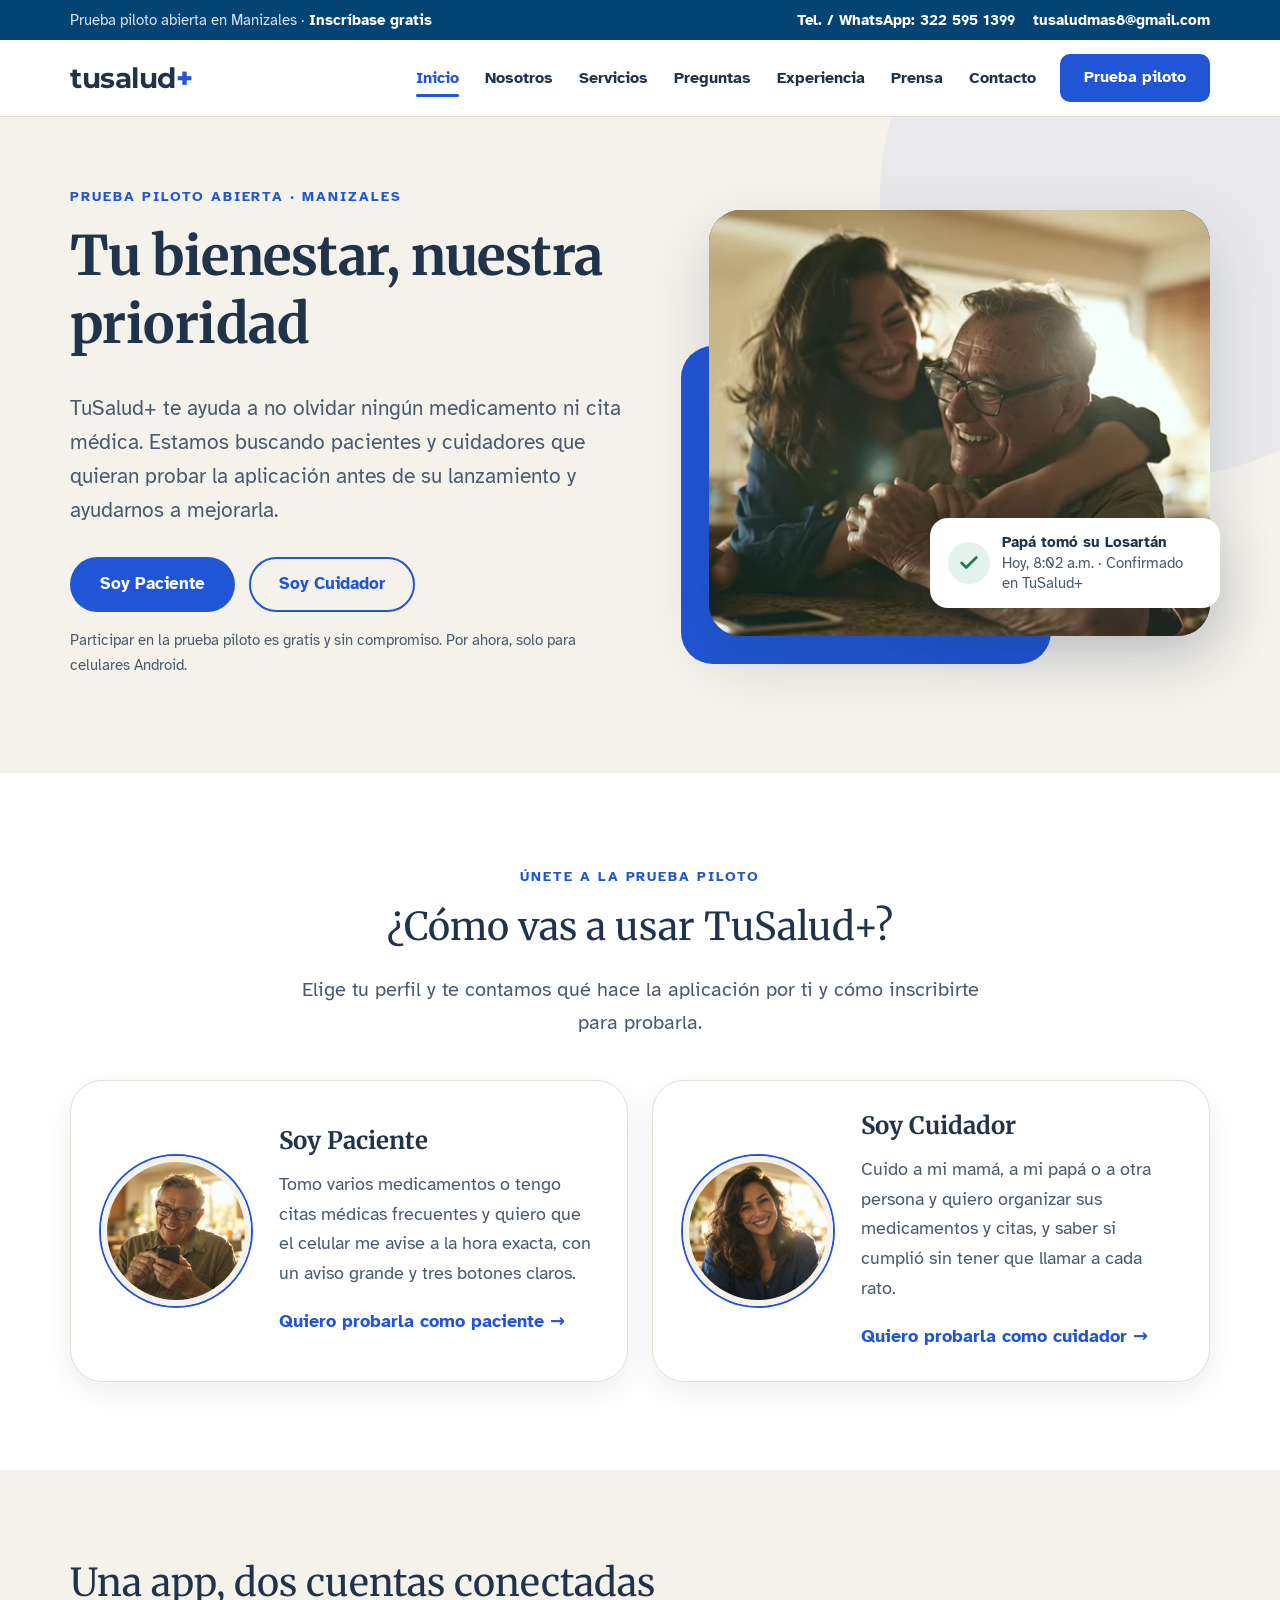
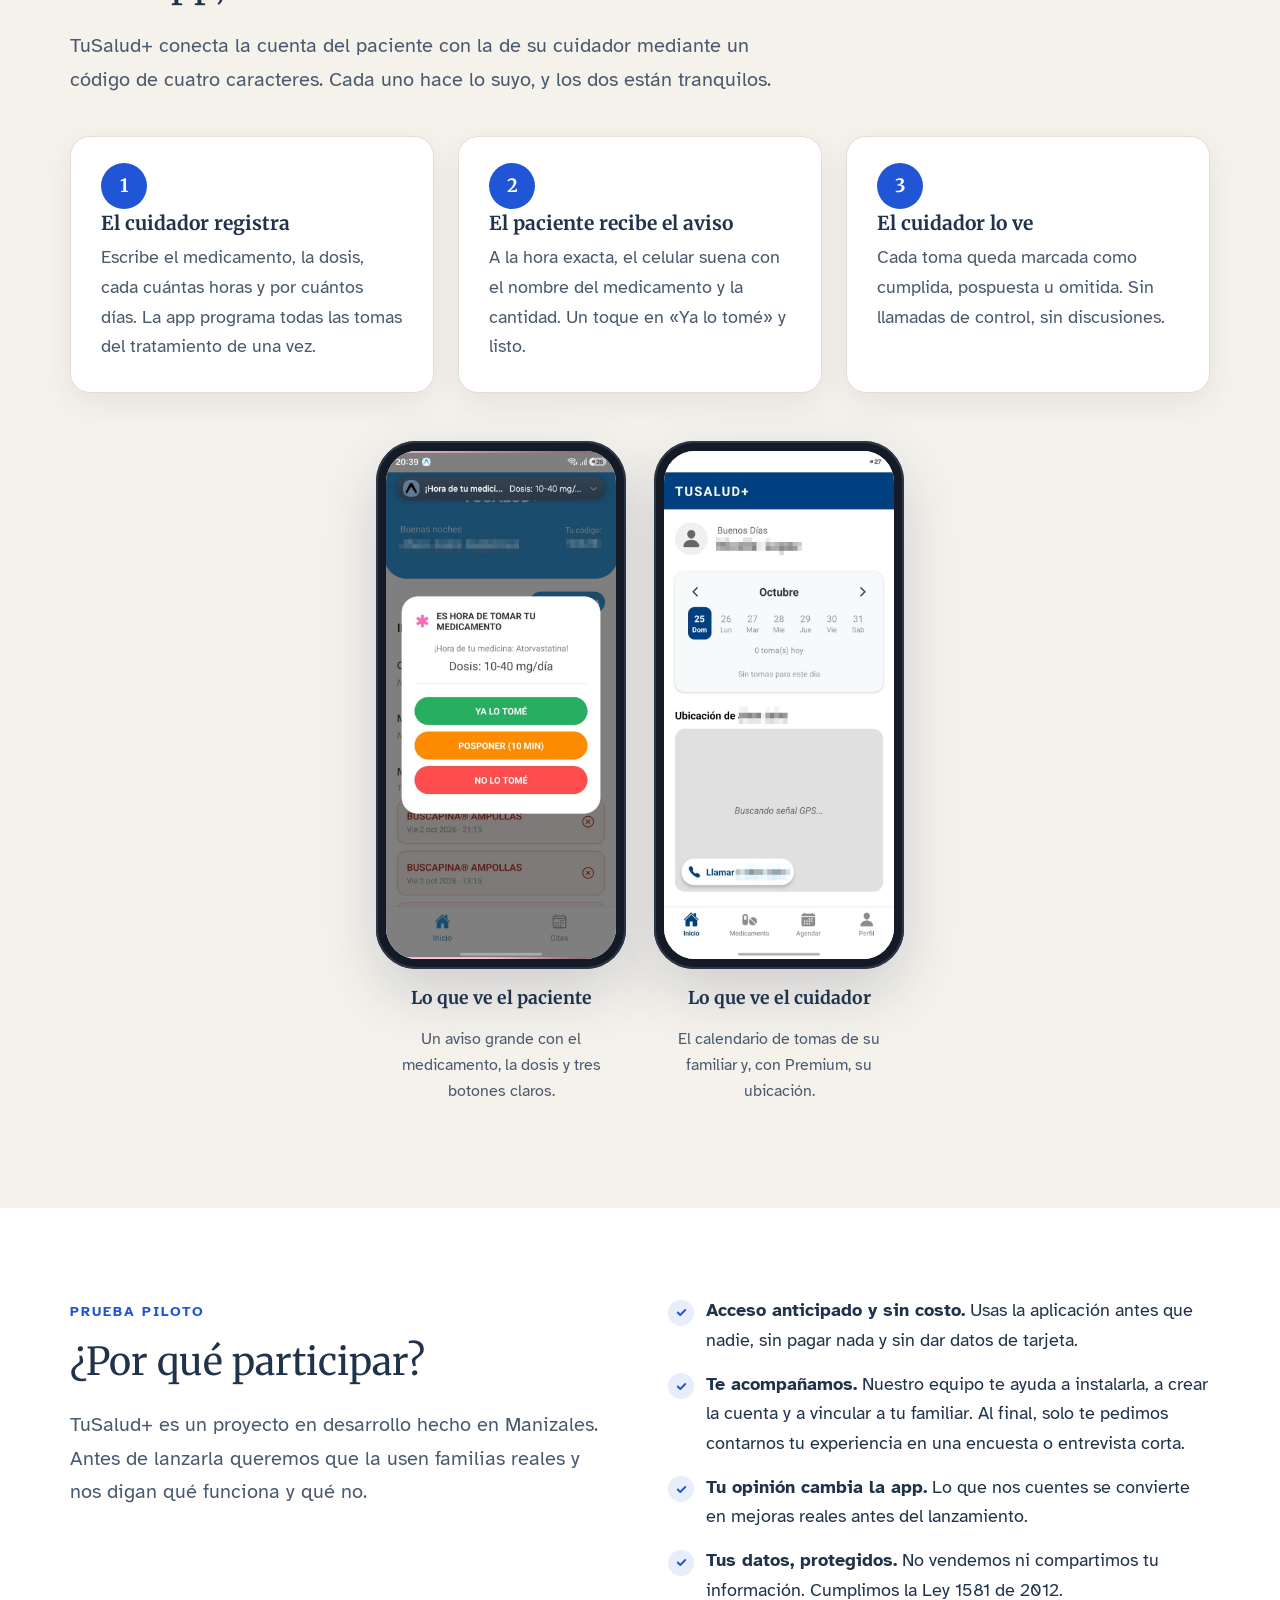
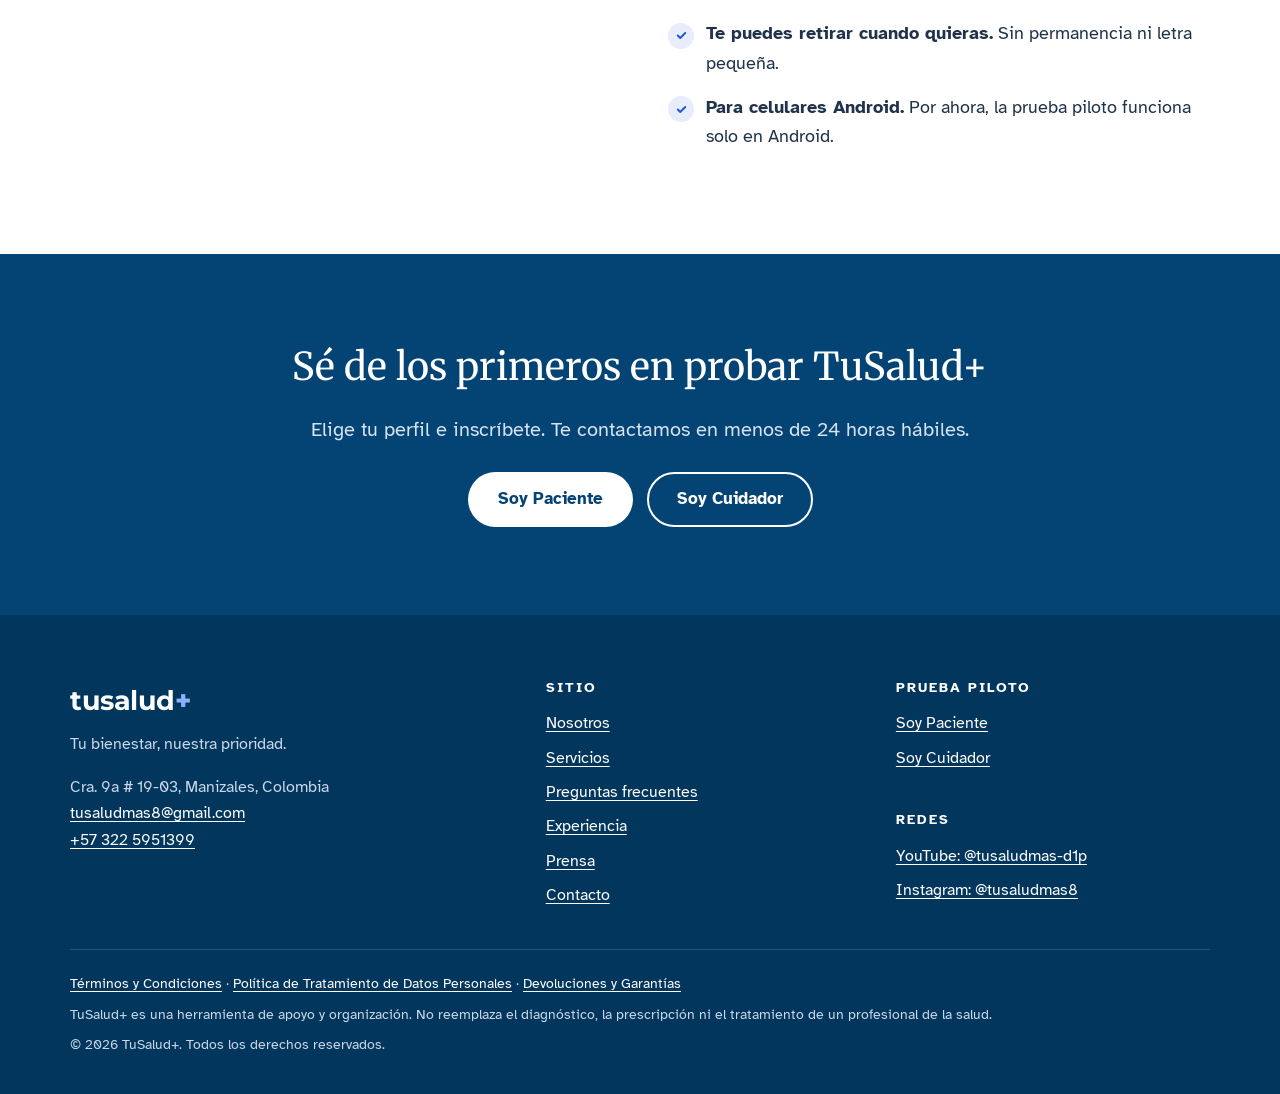
<file: index.html>
<!DOCTYPE html>
<html lang="es">
<head>
  <meta charset="UTF-8">
  <meta name="viewport" content="width=device-width, initial-scale=1">
  <title>TuSalud+ | Tu bienestar, nuestra prioridad</title>
  <meta name="description" content="TuSalud+ es una aplicación móvil colombiana que ayuda a pacientes y cuidadores a no olvidar ningún medicamento ni cita médica. Inscríbete en la prueba piloto.">
  <link rel="preconnect" href="https://fonts.googleapis.com">
  <link rel="preconnect" href="https://fonts.gstatic.com" crossorigin>
  <link href="https://fonts.googleapis.com/css2?family=Atkinson+Hyperlegible:ital,wght@0,400;0,700;1,400&family=Merriweather:wght@400;700&family=Montserrat:wght@700;800&display=swap" rel="stylesheet">
  <link rel="stylesheet" href="assets/css/estilos.css">
</head>
<body>
  <a class="saltar" href="#contenido">Saltar al contenido</a>

  <div class="barra-superior">
    <div class="contenedor">
      <span class="aviso-piloto">Prueba piloto abierta en Manizales · <a href="index.html#prueba-piloto">Inscríbase gratis</a></span>
      <span class="datos">
        <a href="tel:+573225951399">Tel. / WhatsApp: 322 595 1399</a>
        <a class="correo" href="mailto:tusaludmas8@gmail.com">tusaludmas8@gmail.com</a>
      </span>
    </div>
  </div>

  <header class="encabezado">
    <div class="contenedor">
      <a class="marca" href="index.html">tusalud<span>+</span></a>
      <button class="menu-boton" aria-controls="menu" aria-expanded="false">Menú</button>
      <nav id="menu" class="menu" aria-label="Principal">
        <a href="index.html" aria-current="page">Inicio</a>
        <a href="nosotros.html">Nosotros</a>
        <a href="servicios.html">Servicios</a>
        <a href="preguntas.html">Preguntas</a>
        <a href="experiencia.html">Experiencia</a>
        <a href="prensa.html">Prensa</a>
        <a href="contacto.html">Contacto</a>
        <a class="boton boton-azul" href="index.html#prueba-piloto">Prueba piloto</a>
      </nav>
    </div>
  </header>

  <main id="contenido">
    <!-- HERO -->
    <section class="hero">
      <div class="contenedor hero-grid">
        <div>
          <span class="etiqueta">Prueba piloto abierta · Manizales</span>
          <h1>Tu bienestar, nuestra prioridad</h1>
          <p>TuSalud+ te ayuda a no olvidar ningún medicamento ni cita médica. Estamos buscando pacientes y cuidadores que quieran probar la aplicación antes de su lanzamiento y ayudarnos a mejorarla.</p>
          <div class="botones">
            <a class="boton boton-azul" href="paciente/index.html">Soy Paciente</a>
            <a class="boton boton-borde-azul" href="cuidador/index.html">Soy Cuidador</a>
          </div>
          <p class="nota">Participar en la prueba piloto es gratis y sin compromiso. Por ahora, solo para celulares Android.</p>
        </div>
        <div class="hero-media">
          <video class="hero-video" autoplay muted loop playsinline preload="metadata" poster="assets/video/hero-poster.jpg"
                 aria-label="Una hija abraza sonriente a su papá en la cocina; sobre la mesa está su celular.">
            <source src="assets/video/hero.webm" type="video/webm">
            <source src="assets/video/hero.mp4" type="video/mp4">
          </video>
        <div class="aviso-flotante" aria-hidden="true">
          <span class="punto"><svg viewBox="0 0 24 24" fill="none" stroke="currentColor" stroke-width="3" stroke-linecap="round" stroke-linejoin="round" aria-hidden="true"><path d="M20 6 9 17l-5-5"/></svg></span>
          <div><strong>Papá tomó su Losartán</strong><span>Hoy, 8:02 a.m. · Confirmado en TuSalud+</span></div>
        </div>
        </div>
      </div>
    </section>

    <!-- SELECTOR DE PERFIL -->
    <section class="seccion" id="prueba-piloto">
      <div class="contenedor">
        <div class="centrado">
          <span class="etiqueta etiqueta-azul">Únete a la prueba piloto</span>
          <h2>¿Cómo vas a usar TuSalud+?</h2>
          <p class="intro">Elige tu perfil y te contamos qué hace la aplicación por ti y cómo inscribirte para probarla.</p>
        </div>
        <div class="rejilla rejilla-2 espacio-arriba">
          <a class="perfil" href="paciente/index.html">
            <img class="perfil-foto" src="assets/img/fotos/perfil-paciente.jpg" alt="">
            <div>
            <h3>Soy Paciente</h3>
            <p>Tomo varios medicamentos o tengo citas médicas frecuentes y quiero que el celular me avise a la hora exacta, con un aviso grande y tres botones claros.</p>
            <span class="ir">Quiero probarla como paciente →</span>
            </div>
          </a>
          <a class="perfil" href="cuidador/index.html">
            <img class="perfil-foto" src="assets/img/fotos/perfil-cuidador.jpg" alt="">
            <div>
            <h3>Soy Cuidador</h3>
            <p>Cuido a mi mamá, a mi papá o a otra persona y quiero organizar sus medicamentos y citas, y saber si cumplió sin tener que llamar a cada rato.</p>
            <span class="ir">Quiero probarla como cuidador →</span>
            </div>
          </a>
        </div>
      </div>
    </section>

    <!-- QUÉ ES -->
    <section class="seccion seccion-alt">
      <div class="contenedor">
        <h2>Una app, dos cuentas conectadas</h2>
        <p class="intro">TuSalud+ conecta la cuenta del paciente con la de su cuidador mediante un código de cuatro caracteres. Cada uno hace lo suyo, y los dos están tranquilos.</p>
        <div class="rejilla rejilla-3 pasos espacio-arriba">
          <div class="tarjeta paso">
            <h3>El cuidador registra</h3>
            <p>Escribe el medicamento, la dosis, cada cuántas horas y por cuántos días. La app programa todas las tomas del tratamiento de una vez.</p>
          </div>
          <div class="tarjeta paso">
            <h3>El paciente recibe el aviso</h3>
            <p>A la hora exacta, el celular suena con el nombre del medicamento y la cantidad. Un toque en «Ya lo tomé» y listo.</p>
          </div>
          <div class="tarjeta paso">
            <h3>El cuidador lo ve</h3>
            <p>Cada toma queda marcada como cumplida, pospuesta u omitida. Sin llamadas de control, sin discusiones.</p>
          </div>
        </div>
        <div class="fila-celulares">
          <div class="celular-bloque">
            <div class="celular">
              <div class="pantalla">
                <img class="captura" src="assets/img/app/alarma.jpg" alt="Captura de TuSalud+: alarma de medicamento con los botones Ya lo tomé, Posponer 10 minutos y No lo tomé" loading="lazy" width="738" height="1600">
              </div>
            </div>
            <h3>Lo que ve el paciente</h3>
            <p>Un aviso grande con el medicamento, la dosis y tres botones claros.</p>
          </div>
          <div class="celular-bloque">
            <div class="celular">
              <div class="pantalla">
                <img class="captura" src="assets/img/app/inicio-cuidador.jpg" alt="Captura de TuSalud+: inicio del cuidador con el calendario de tomas, la ubicación del paciente y el botón para llamarlo" loading="lazy" width="738" height="1600">
              </div>
            </div>
            <h3>Lo que ve el cuidador</h3>
            <p>El calendario de tomas de su familiar y, con Premium, su ubicación.</p>
          </div>
        </div>
      </div>
    </section>

    <!-- POR QUÉ PARTICIPAR -->
    <section class="seccion">
      <div class="contenedor dos-columnas">
        <div>
          <span class="etiqueta etiqueta-azul">Prueba piloto</span>
          <h2>¿Por qué participar?</h2>
          <p class="intro">TuSalud+ es un proyecto en desarrollo hecho en Manizales. Antes de lanzarla queremos que la usen familias reales y nos digan qué funciona y qué no.</p>
        </div>
        <ul class="lista-chulo">
          <li><strong>Acceso anticipado y sin costo.</strong> Usas la aplicación antes que nadie, sin pagar nada y sin dar datos de tarjeta.</li>
          <li><strong>Te acompañamos.</strong> Nuestro equipo te ayuda a instalarla, a crear la cuenta y a vincular a tu familiar. Al final, solo te pedimos contarnos tu experiencia en una encuesta o entrevista corta.</li>
          <li><strong>Tu opinión cambia la app.</strong> Lo que nos cuentes se convierte en mejoras reales antes del lanzamiento.</li>
          <li><strong>Tus datos, protegidos.</strong> No vendemos ni compartimos tu información. Cumplimos la Ley 1581 de 2012.</li>
          <li><strong>Te puedes retirar cuando quieras.</strong> Sin permanencia ni letra pequeña.</li>
          <li><strong>Para celulares Android.</strong> Por ahora, la prueba piloto funciona solo en Android.</li>
        </ul>
      </div>
    </section>

    <!-- LLAMADO FINAL -->
    <section class="seccion seccion-azul centrado">
      <div class="contenedor">
        <h2>Sé de los primeros en probar TuSalud+</h2>
        <p class="intro">Elige tu perfil e inscríbete. Te contactamos en menos de 24 horas hábiles.</p>
        <div class="botones">
          <a class="boton boton-primario" href="paciente/index.html">Soy Paciente</a>
          <a class="boton boton-borde" href="cuidador/index.html">Soy Cuidador</a>
        </div>
      </div>
    </section>
  </main>

  <footer class="pie">
    <div class="contenedor">
      <div class="pie-grid">
        <div>
          <a class="marca" href="index.html">tusalud<span>+</span></a>
          <p>Tu bienestar, nuestra prioridad.</p>
          <p>Cra. 9a # 19-03, Manizales, Colombia<br><a href="mailto:tusaludmas8@gmail.com">tusaludmas8@gmail.com</a><br><a href="tel:+573225951399">+57 322 5951399</a></p>
        </div>
        <div>
          <h4>Sitio</h4>
          <ul>
            <li><a href="nosotros.html">Nosotros</a></li>
            <li><a href="servicios.html">Servicios</a></li>
            <li><a href="preguntas.html">Preguntas frecuentes</a></li>
            <li><a href="experiencia.html">Experiencia</a></li>
            <li><a href="prensa.html">Prensa</a></li>
            <li><a href="contacto.html">Contacto</a></li>
          </ul>
        </div>
        <div>
          <h4>Prueba piloto</h4>
          <ul>
            <li><a href="paciente/index.html">Soy Paciente</a></li>
            <li><a href="cuidador/index.html">Soy Cuidador</a></li>
          </ul>
          <h4 class="espacio-arriba">Redes</h4>
          <ul>
            <li><a href="https://youtube.com/@tusaludmas-d1p" target="_blank" rel="noopener">YouTube: @tusaludmas-d1p</a></li>
            <li><a href="https://www.instagram.com/tusaludmas8" target="_blank" rel="noopener">Instagram: @tusaludmas8</a></li>
          </ul>
        </div>
      </div>
      <div class="pie-legal">
        <p><a href="politicas.html#terminos">Términos y Condiciones</a> · <a href="politicas.html#datos">Política de Tratamiento de Datos Personales</a> · <a href="politicas.html#devoluciones">Devoluciones y Garantías</a></p>
        <p>TuSalud+ es una herramienta de apoyo y organización. No reemplaza el diagnóstico, la prescripción ni el tratamiento de un profesional de la salud.</p>
        <p>© <span data-anio>2026</span> TuSalud+. Todos los derechos reservados.</p>
      </div>
    </div>
  </footer>

  <script src="assets/js/main.js"></script>
</body>
</html>
</file>
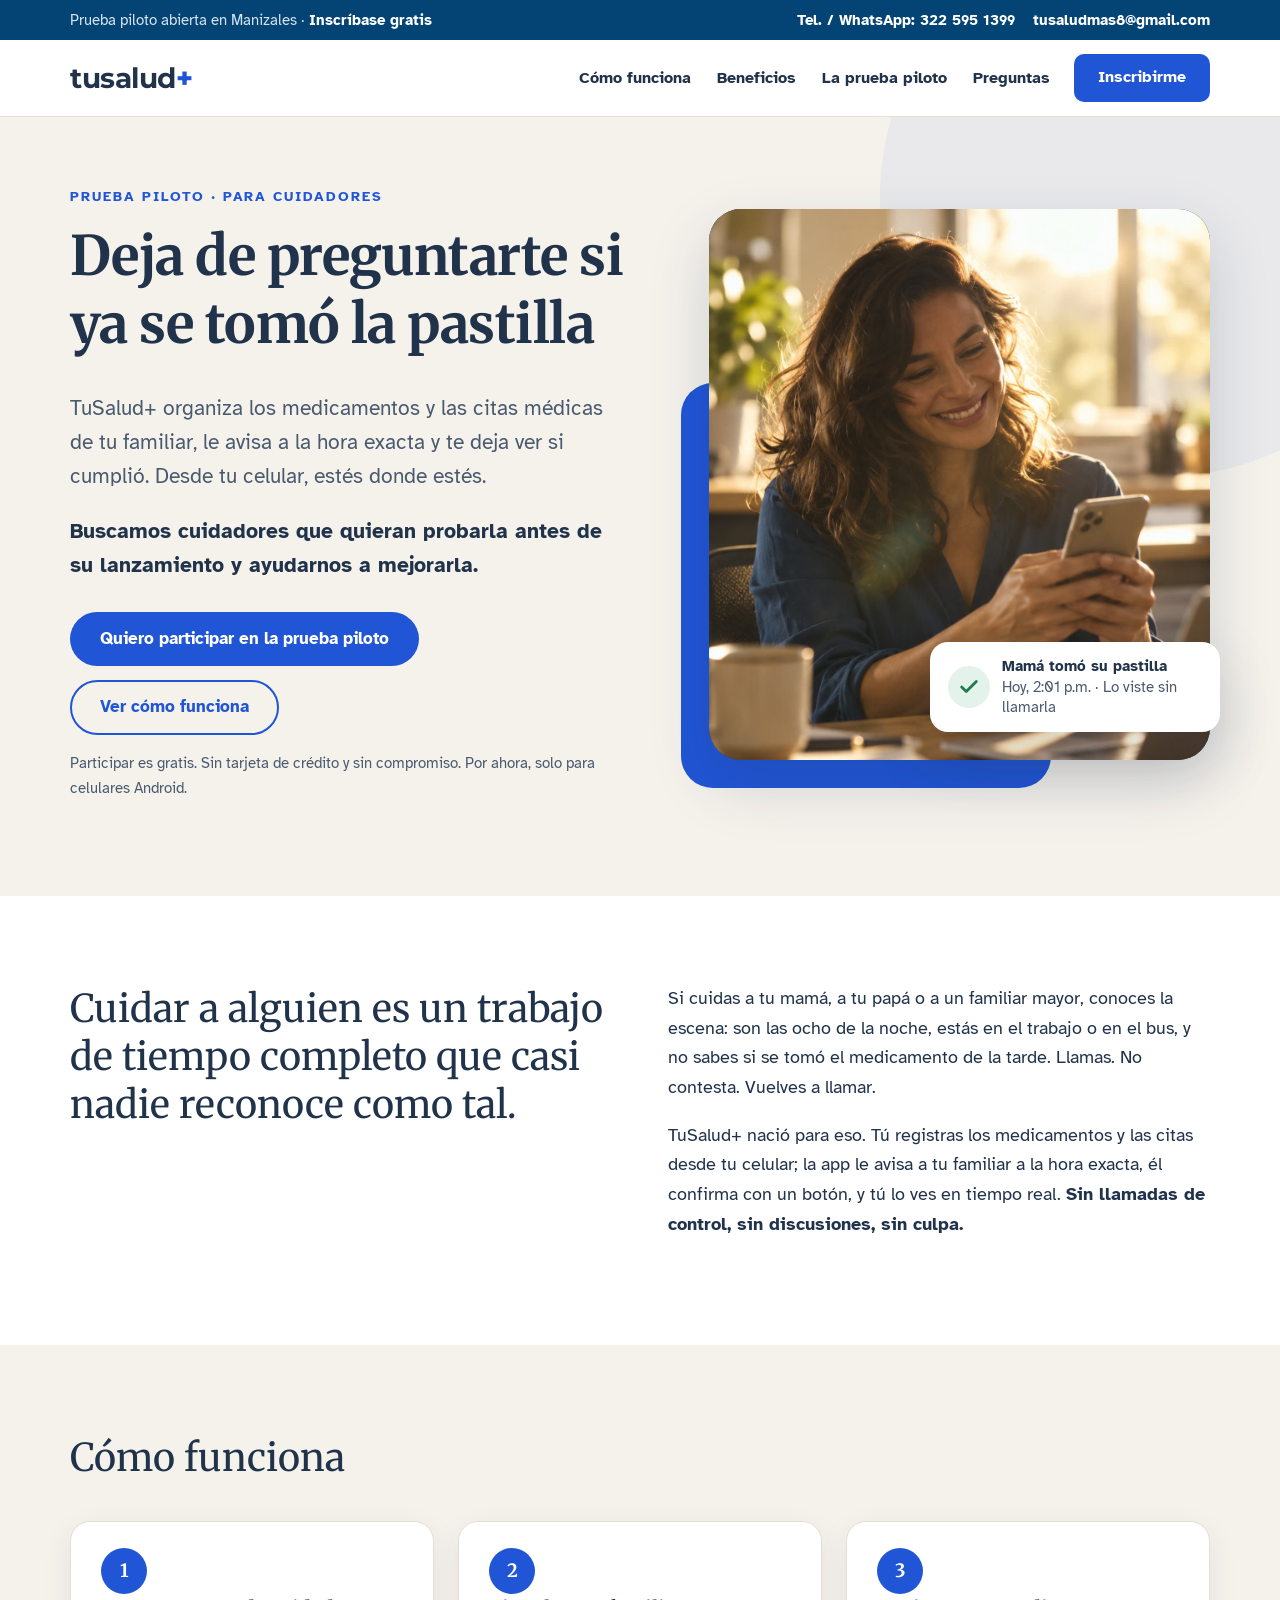
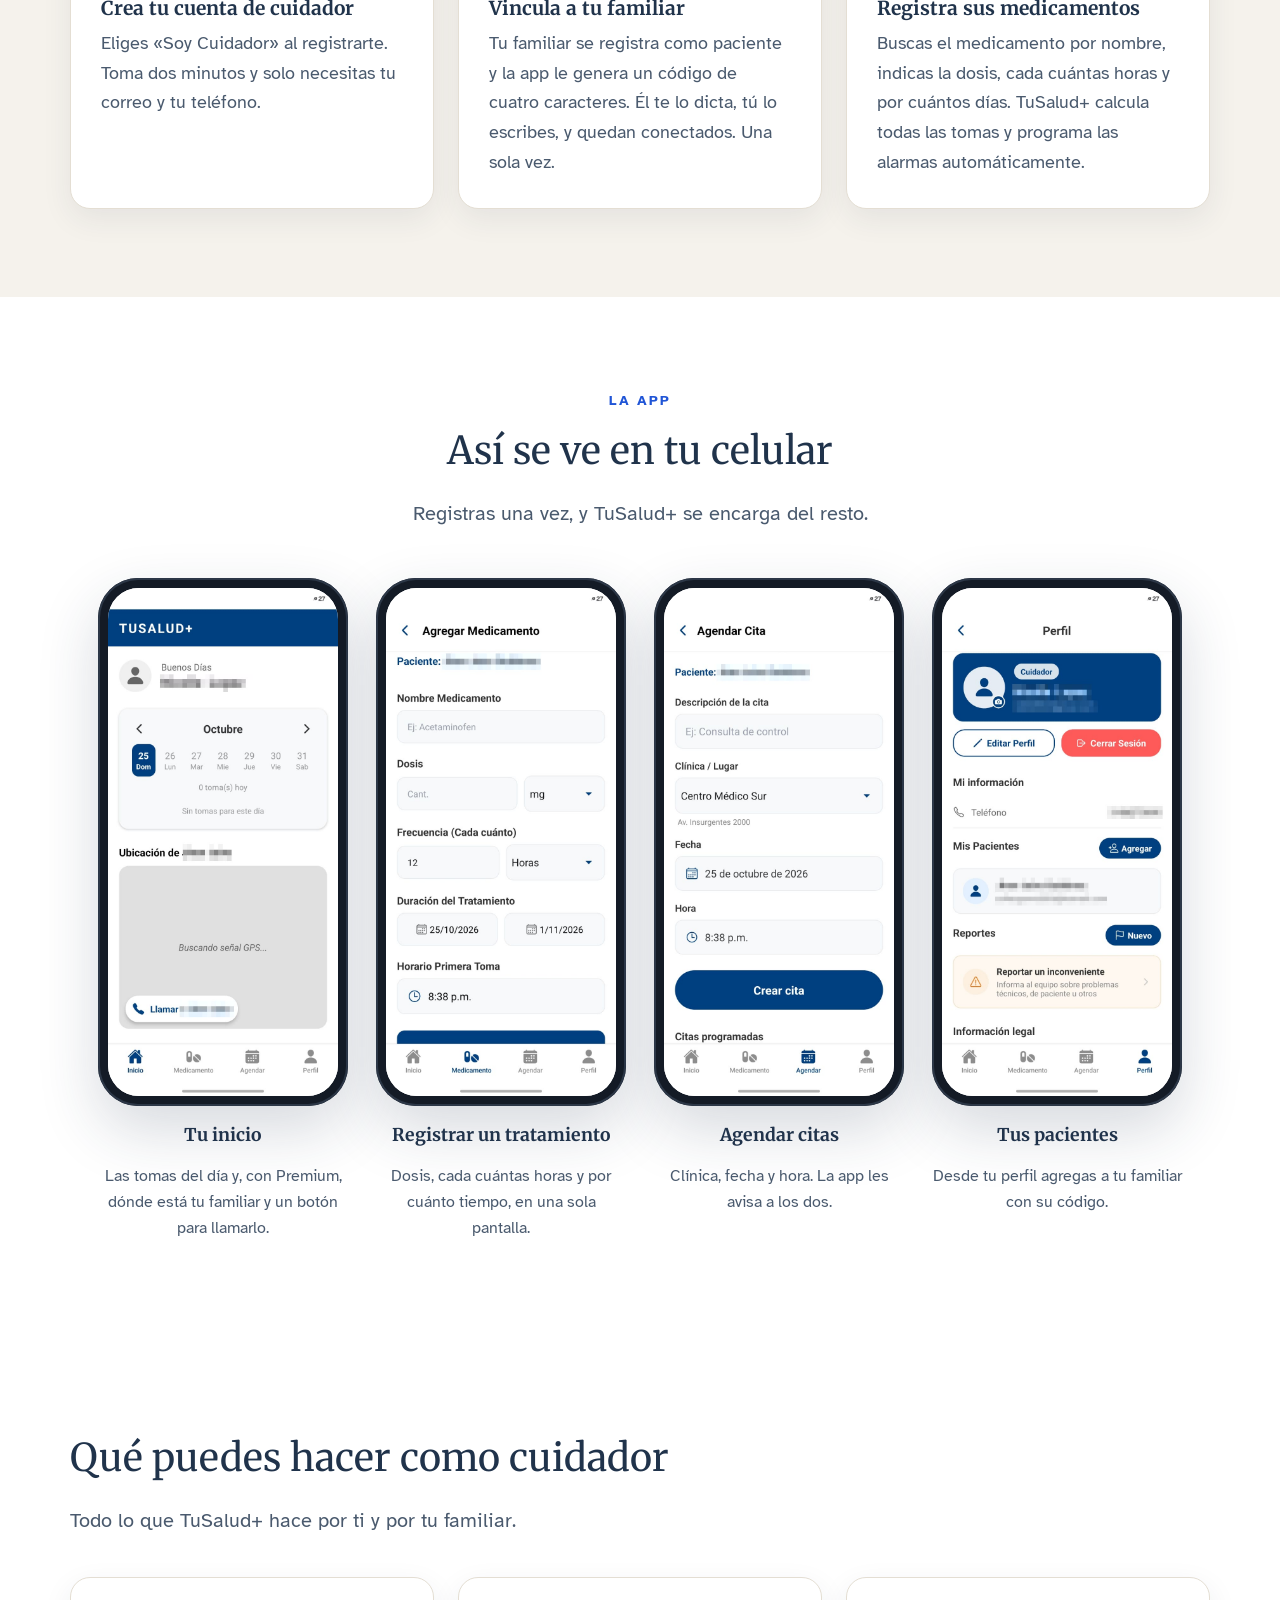
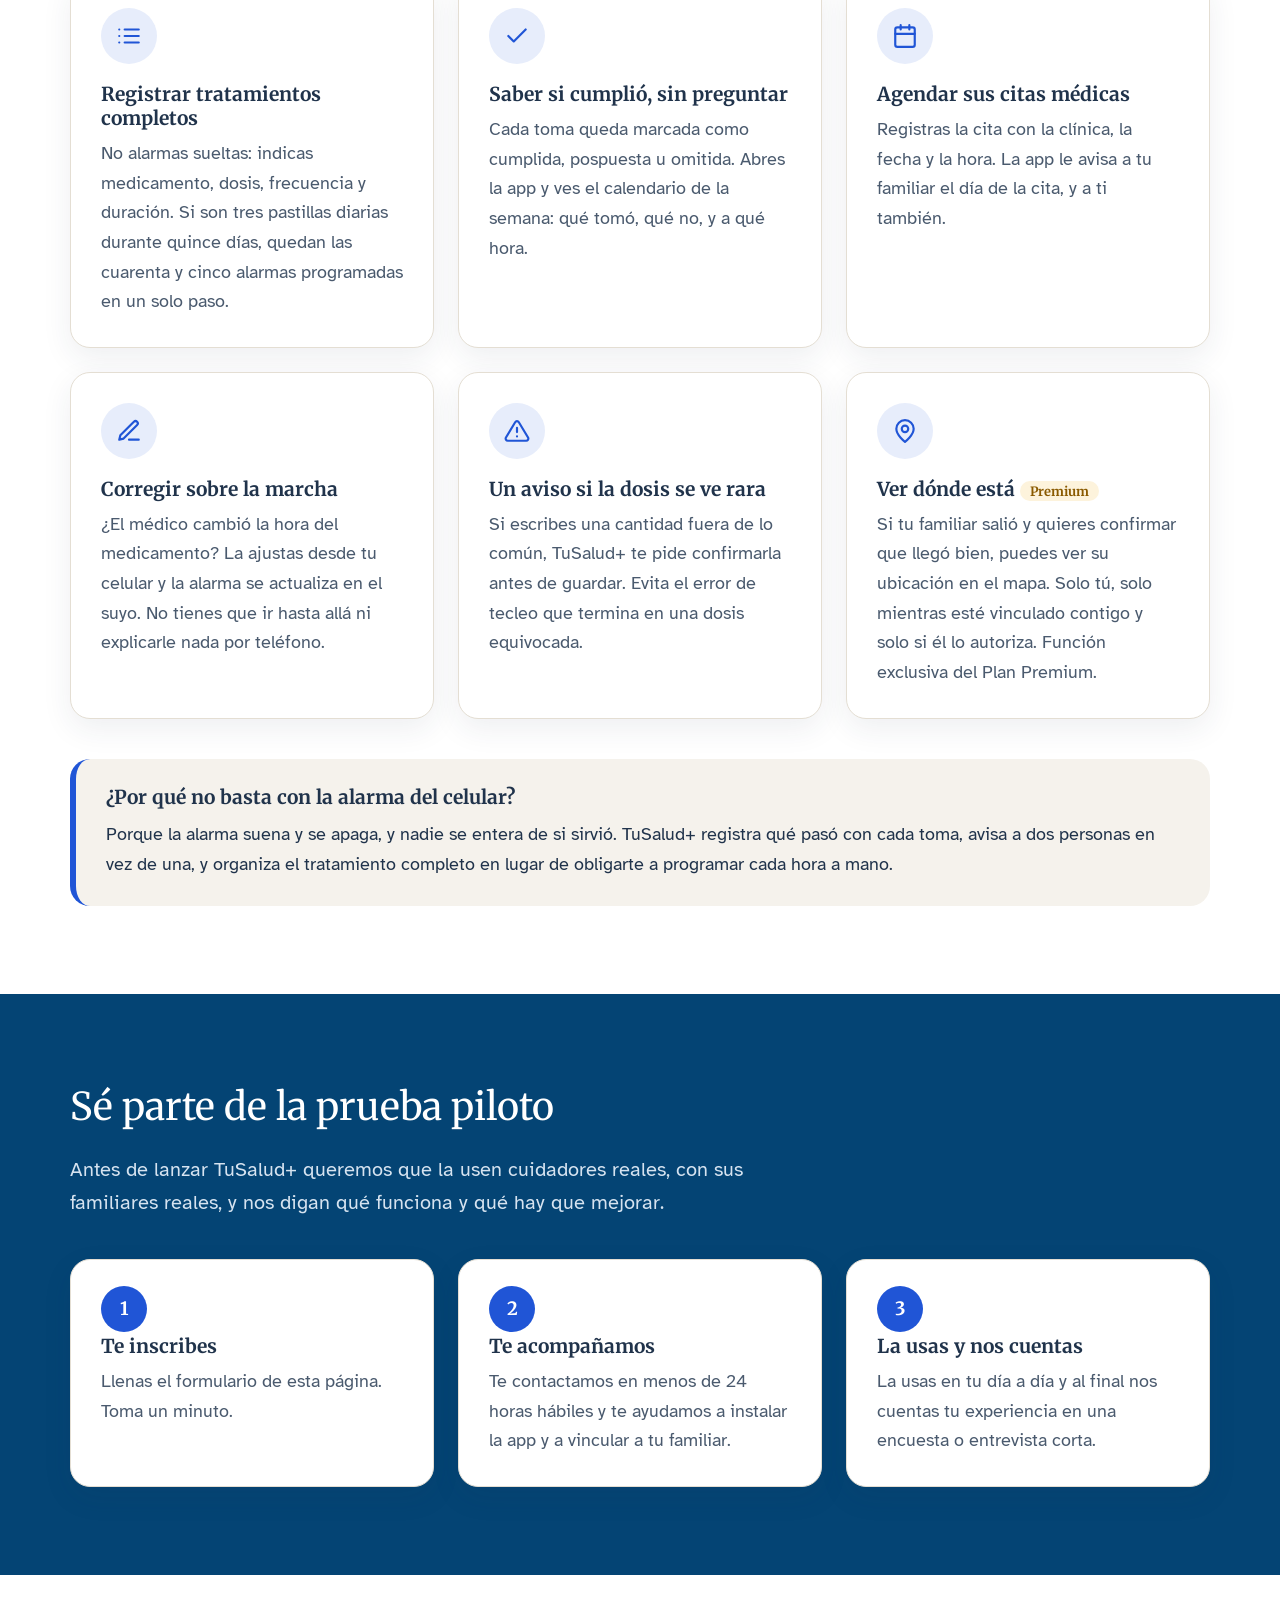
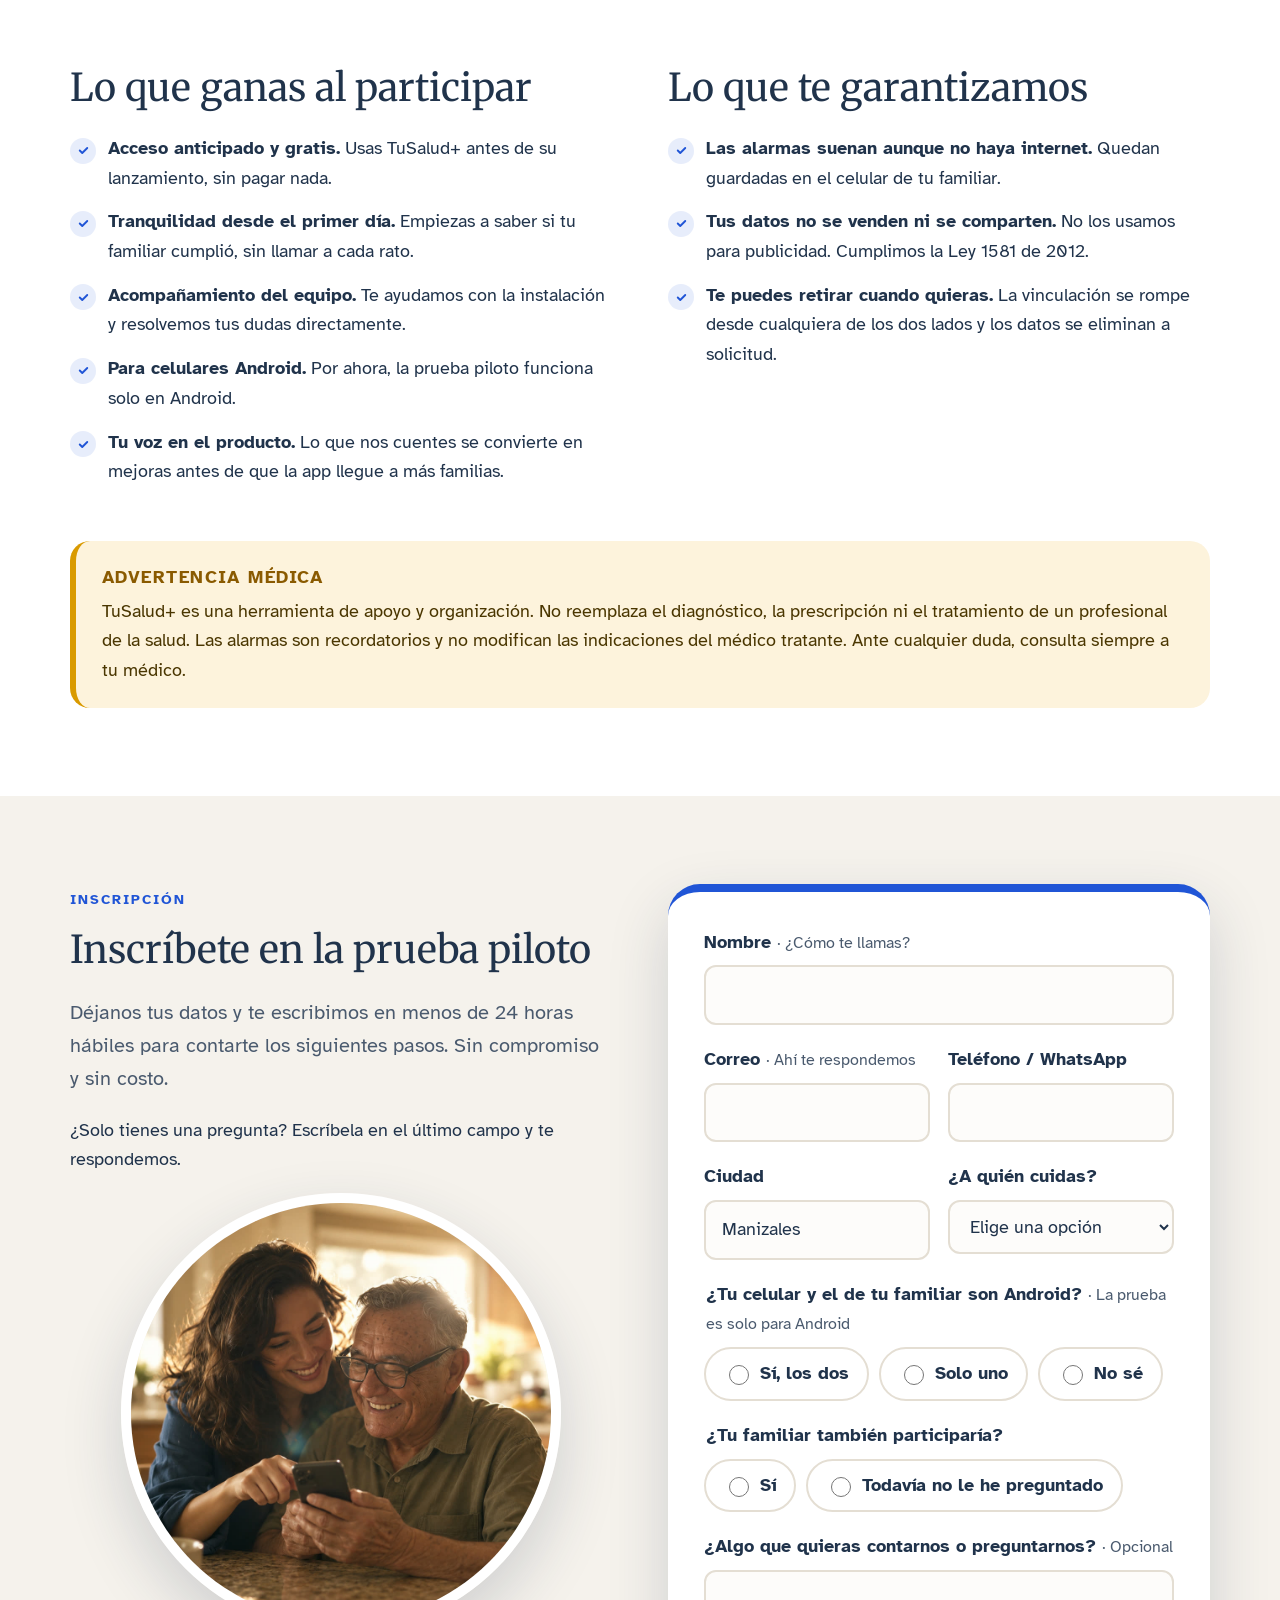
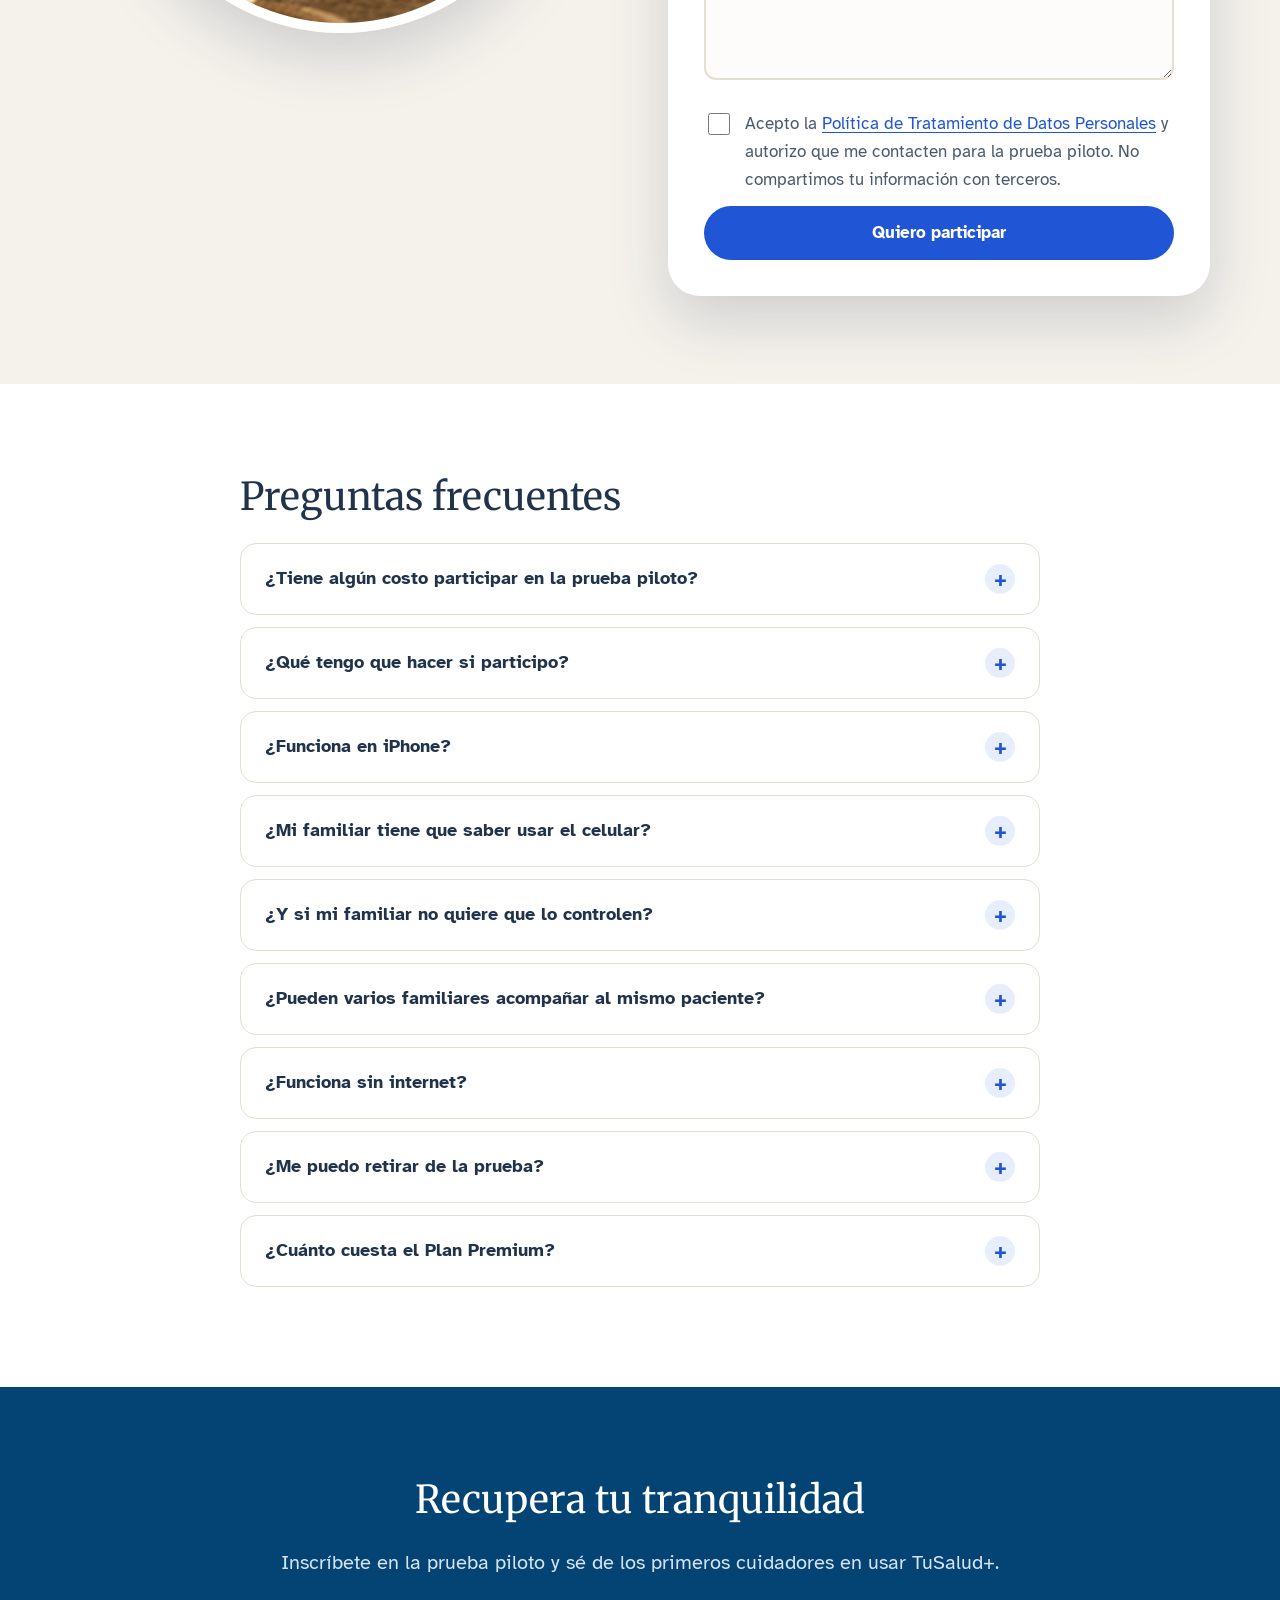
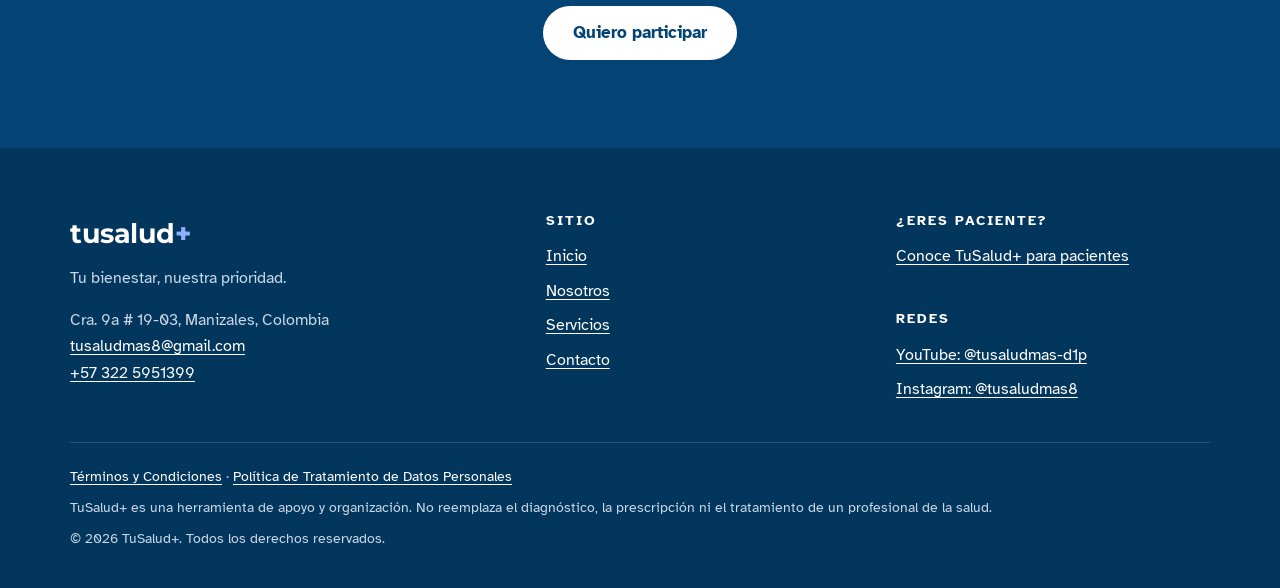
<file: cuidador/index.html>
<!DOCTYPE html>
<html lang="es">
<head>
  <meta charset="UTF-8">
  <meta name="viewport" content="width=device-width, initial-scale=1">
  <title>Prueba piloto para cuidadores | TuSalud+</title>
  <meta name="description" content="¿Cuidas a tu mamá, a tu papá o a un familiar? Únete gratis a la prueba piloto de TuSalud+ y deja de preguntarte si ya se tomó la pastilla.">
  <link rel="preconnect" href="https://fonts.googleapis.com">
  <link rel="preconnect" href="https://fonts.gstatic.com" crossorigin>
  <link href="https://fonts.googleapis.com/css2?family=Atkinson+Hyperlegible:ital,wght@0,400;0,700;1,400&family=Merriweather:wght@400;700&family=Montserrat:wght@700;800&display=swap" rel="stylesheet">
  <link rel="stylesheet" href="../assets/css/estilos.css">
</head>
<body>
  <a class="saltar" href="#contenido">Saltar al contenido</a>

  <div class="barra-superior">
    <div class="contenedor">
      <span class="aviso-piloto">Prueba piloto abierta en Manizales · <a href="../index.html#prueba-piloto">Inscríbase gratis</a></span>
      <span class="datos">
        <a href="tel:+573225951399">Tel. / WhatsApp: 322 595 1399</a>
        <a class="correo" href="mailto:tusaludmas8@gmail.com">tusaludmas8@gmail.com</a>
      </span>
    </div>
  </div>

  <header class="encabezado">
    <div class="contenedor">
      <a class="marca" href="../index.html">tusalud<span>+</span></a>
      <button class="menu-boton" aria-controls="menu" aria-expanded="false">Menú</button>
      <nav id="menu" class="menu" aria-label="Secciones">
        <a href="#como-funciona">Cómo funciona</a>
        <a href="#beneficios">Beneficios</a>
        <a href="#prueba">La prueba piloto</a>
        <a href="#preguntas">Preguntas</a>
        <a class="boton boton-azul" href="#inscripcion">Inscribirme</a>
      </nav>
    </div>
  </header>

  <main id="contenido">
    <!-- HERO -->
    <section class="hero">
      <div class="contenedor hero-grid">
        <div>
        <span class="etiqueta">Prueba piloto · Para cuidadores</span>
        <h1>Deja de preguntarte si ya se tomó la pastilla</h1>
        <p>TuSalud+ organiza los medicamentos y las citas médicas de tu familiar, le avisa a la hora exacta y te deja ver si cumplió. Desde tu celular, estés donde estés.</p>
        <p><strong>Buscamos cuidadores que quieran probarla antes de su lanzamiento y ayudarnos a mejorarla.</strong></p>
        <div class="botones">
          <a class="boton boton-azul" href="#inscripcion">Quiero participar en la prueba piloto</a>
          <a class="boton boton-borde-azul" href="#como-funciona">Ver cómo funciona</a>
        </div>
        <p class="nota">Participar es gratis. Sin tarjeta de crédito y sin compromiso. Por ahora, solo para celulares Android.</p>
        </div>
        <div class="hero-media">
          <img class="hero-foto" src="../assets/img/fotos/cuidador-hero.jpg" alt="Cuidadora revisando en su celular que su familiar tomó el medicamento">
        <div class="aviso-flotante" aria-hidden="true">
          <span class="punto"><svg viewBox="0 0 24 24" fill="none" stroke="currentColor" stroke-width="3" stroke-linecap="round" stroke-linejoin="round" aria-hidden="true"><path d="M20 6 9 17l-5-5"/></svg></span>
          <div><strong>Mamá tomó su pastilla</strong><span>Hoy, 2:01 p.m. · Lo viste sin llamarla</span></div>
        </div>
        </div>
      </div>
    </section>

    <!-- EL PROBLEMA -->
    <section class="seccion">
      <div class="contenedor dos-columnas">
        <h2>Cuidar a alguien es un trabajo de tiempo completo que casi nadie reconoce como tal.</h2>
        <div>
          <p>Si cuidas a tu mamá, a tu papá o a un familiar mayor, conoces la escena: son las ocho de la noche, estás en el trabajo o en el bus, y no sabes si se tomó el medicamento de la tarde. Llamas. No contesta. Vuelves a llamar.</p>
          <p>TuSalud+ nació para eso. Tú registras los medicamentos y las citas desde tu celular; la app le avisa a tu familiar a la hora exacta, él confirma con un botón, y tú lo ves en tiempo real. <strong>Sin llamadas de control, sin discusiones, sin culpa.</strong></p>
        </div>
      </div>
    </section>

    <!-- CÓMO FUNCIONA -->
    <section class="seccion seccion-alt" id="como-funciona">
      <div class="contenedor">
        <h2>Cómo funciona</h2>
        <div class="rejilla rejilla-3 pasos espacio-arriba">
          <div class="tarjeta paso">
            <h3>Crea tu cuenta de cuidador</h3>
            <p>Eliges «Soy Cuidador» al registrarte. Toma dos minutos y solo necesitas tu correo y tu teléfono.</p>
          </div>
          <div class="tarjeta paso">
            <h3>Vincula a tu familiar</h3>
            <p>Tu familiar se registra como paciente y la app le genera un código de cuatro caracteres. Él te lo dicta, tú lo escribes, y quedan conectados. Una sola vez.</p>
          </div>
          <div class="tarjeta paso">
            <h3>Registra sus medicamentos</h3>
            <p>Buscas el medicamento por nombre, indicas la dosis, cada cuántas horas y por cuántos días. TuSalud+ calcula todas las tomas y programa las alarmas automáticamente.</p>
          </div>
        </div>
      </div>
    </section>

    <!-- ASÍ SE VE LA APP -->
    <section class="seccion">
      <div class="contenedor centrado">
        <span class="etiqueta">La app</span>
        <h2>Así se ve en tu celular</h2>
        <p class="intro">Registras una vez, y TuSalud+ se encarga del resto.</p>
        <div class="fila-celulares">
          <div class="celular-bloque">
            <div class="celular">
              <div class="pantalla">
                <img class="captura" src="../assets/img/app/inicio-cuidador.jpg" alt="Captura de TuSalud+: inicio del cuidador con el calendario de tomas, la ubicación del paciente y el botón para llamarlo" loading="lazy" width="738" height="1600">
              </div>
            </div>
            <h3>Tu inicio</h3>
            <p>Las tomas del día y, con Premium, dónde está tu familiar y un botón para llamarlo.</p>
          </div>
          <div class="celular-bloque">
            <div class="celular">
              <div class="pantalla">
                <img class="captura" src="../assets/img/app/registro-medicamento.jpg" alt="Captura de TuSalud+: formulario para agregar un medicamento con dosis, frecuencia y duración" loading="lazy" width="738" height="1600">
              </div>
            </div>
            <h3>Registrar un tratamiento</h3>
            <p>Dosis, cada cuántas horas y por cuánto tiempo, en una sola pantalla.</p>
          </div>
          <div class="celular-bloque">
            <div class="celular">
              <div class="pantalla">
                <img class="captura" src="../assets/img/app/agendar-cita.jpg" alt="Captura de TuSalud+: formulario para agendar una cita médica" loading="lazy" width="738" height="1600">
              </div>
            </div>
            <h3>Agendar citas</h3>
            <p>Clínica, fecha y hora. La app les avisa a los dos.</p>
          </div>
          <div class="celular-bloque">
            <div class="celular">
              <div class="pantalla">
                <img class="captura" src="../assets/img/app/perfil-cuidador.jpg" alt="Captura de TuSalud+: perfil del cuidador con su lista de pacientes y el botón Agregar" loading="lazy" width="738" height="1600">
              </div>
            </div>
            <h3>Tus pacientes</h3>
            <p>Desde tu perfil agregas a tu familiar con su código.</p>
          </div>
        </div>
      </div>
    </section>

    <!-- BENEFICIOS -->
    <section class="seccion" id="beneficios">
      <div class="contenedor">
        <h2>Qué puedes hacer como cuidador</h2>
        <p class="intro">Todo lo que TuSalud+ hace por ti y por tu familiar.</p>
        <div class="rejilla rejilla-3 espacio-arriba">
          <div class="tarjeta">
            <div class="icono"><svg viewBox="0 0 24 24" fill="none" stroke="currentColor" stroke-width="2" stroke-linecap="round" stroke-linejoin="round" aria-hidden="true"><path d="M8 6h13M8 12h13M8 18h13M3 6h.01M3 12h.01M3 18h.01"/></svg></div>
            <h3>Registrar tratamientos completos</h3>
            <p>No alarmas sueltas: indicas medicamento, dosis, frecuencia y duración. Si son tres pastillas diarias durante quince días, quedan las cuarenta y cinco alarmas programadas en un solo paso.</p>
          </div>
          <div class="tarjeta">
            <div class="icono"><svg viewBox="0 0 24 24" fill="none" stroke="currentColor" stroke-width="2" stroke-linecap="round" stroke-linejoin="round" aria-hidden="true"><path d="M20 6 9 17l-5-5"/></svg></div>
            <h3>Saber si cumplió, sin preguntar</h3>
            <p>Cada toma queda marcada como cumplida, pospuesta u omitida. Abres la app y ves el calendario de la semana: qué tomó, qué no, y a qué hora.</p>
          </div>
          <div class="tarjeta">
            <div class="icono"><svg viewBox="0 0 24 24" fill="none" stroke="currentColor" stroke-width="2" stroke-linecap="round" stroke-linejoin="round" aria-hidden="true"><rect x="3" y="4" width="18" height="18" rx="2"/><path d="M16 2v4M8 2v4M3 10h18"/></svg></div>
            <h3>Agendar sus citas médicas</h3>
            <p>Registras la cita con la clínica, la fecha y la hora. La app le avisa a tu familiar el día de la cita, y a ti también.</p>
          </div>
          <div class="tarjeta">
            <div class="icono"><svg viewBox="0 0 24 24" fill="none" stroke="currentColor" stroke-width="2" stroke-linecap="round" stroke-linejoin="round" aria-hidden="true"><path d="M12 20h9"/><path d="M16.5 3.5a2.1 2.1 0 0 1 3 3L7 19l-4 1 1-4Z"/></svg></div>
            <h3>Corregir sobre la marcha</h3>
            <p>¿El médico cambió la hora del medicamento? La ajustas desde tu celular y la alarma se actualiza en el suyo. No tienes que ir hasta allá ni explicarle nada por teléfono.</p>
          </div>
          <div class="tarjeta">
            <div class="icono"><svg viewBox="0 0 24 24" fill="none" stroke="currentColor" stroke-width="2" stroke-linecap="round" stroke-linejoin="round" aria-hidden="true"><path d="M10.3 3.9 1.8 18a2 2 0 0 0 1.7 3h17a2 2 0 0 0 1.7-3L13.7 3.9a2 2 0 0 0-3.4 0Z"/><path d="M12 9v4M12 17h.01"/></svg></div>
            <h3>Un aviso si la dosis se ve rara</h3>
            <p>Si escribes una cantidad fuera de lo común, TuSalud+ te pide confirmarla antes de guardar. Evita el error de tecleo que termina en una dosis equivocada.</p>
          </div>
          <div class="tarjeta">
            <div class="icono"><svg viewBox="0 0 24 24" fill="none" stroke="currentColor" stroke-width="2" stroke-linecap="round" stroke-linejoin="round" aria-hidden="true"><path d="M20 10c0 6-8 12-8 12s-8-6-8-12a8 8 0 0 1 16 0Z"/><circle cx="12" cy="10" r="3"/></svg></div>
            <h3>Ver dónde está <span class="proximamente">Premium</span></h3>
            <p>Si tu familiar salió y quieres confirmar que llegó bien, puedes ver su ubicación en el mapa. Solo tú, solo mientras esté vinculado contigo y solo si él lo autoriza. Función exclusiva del Plan Premium.</p>
          </div>
        </div>

        <div class="destacado espacio-arriba">
          <h3>¿Por qué no basta con la alarma del celular?</h3>
          <p>Porque la alarma suena y se apaga, y nadie se entera de si sirvió. TuSalud+ registra qué pasó con cada toma, avisa a dos personas en vez de una, y organiza el tratamiento completo en lugar de obligarte a programar cada hora a mano.</p>
        </div>
      </div>
    </section>

    <!-- LA PRUEBA PILOTO -->
    <section class="seccion seccion-azul" id="prueba">
      <div class="contenedor">
        <h2>Sé parte de la prueba piloto</h2>
        <p class="intro">Antes de lanzar TuSalud+ queremos que la usen cuidadores reales, con sus familiares reales, y nos digan qué funciona y qué hay que mejorar.</p>
        <div class="rejilla rejilla-3 pasos espacio-arriba">
          <div class="tarjeta paso">
            <h3>Te inscribes</h3>
            <p>Llenas el formulario de esta página. Toma un minuto.</p>
          </div>
          <div class="tarjeta paso">
            <h3>Te acompañamos</h3>
            <p>Te contactamos en menos de 24 horas hábiles y te ayudamos a instalar la app y a vincular a tu familiar.</p>
          </div>
          <div class="tarjeta paso">
            <h3>La usas y nos cuentas</h3>
            <p>La usas en tu día a día y al final nos cuentas tu experiencia en una encuesta o entrevista corta.</p>
          </div>
        </div>
      </div>
    </section>

    <section class="seccion">
      <div class="contenedor dos-columnas">
        <div>
          <h2>Lo que ganas al participar</h2>
          <ul class="lista-chulo">
            <li><strong>Acceso anticipado y gratis.</strong> Usas TuSalud+ antes de su lanzamiento, sin pagar nada.</li>
            <li><strong>Tranquilidad desde el primer día.</strong> Empiezas a saber si tu familiar cumplió, sin llamar a cada rato.</li>
            <li><strong>Acompañamiento del equipo.</strong> Te ayudamos con la instalación y resolvemos tus dudas directamente.</li>
            <li><strong>Para celulares Android.</strong> Por ahora, la prueba piloto funciona solo en Android.</li>
            <li><strong>Tu voz en el producto.</strong> Lo que nos cuentes se convierte en mejoras antes de que la app llegue a más familias.</li>
          </ul>
        </div>
        <div>
          <h2>Lo que te garantizamos</h2>
          <ul class="lista-chulo">
            <li><strong>Las alarmas suenan aunque no haya internet.</strong> Quedan guardadas en el celular de tu familiar.</li>
            <li><strong>Tus datos no se venden ni se comparten.</strong> No los usamos para publicidad. Cumplimos la Ley 1581 de 2012.</li>
            <li><strong>Te puedes retirar cuando quieras.</strong> La vinculación se rompe desde cualquiera de los dos lados y los datos se eliminan a solicitud.</li>
          </ul>
        </div>
      </div>
      <div class="contenedor espacio-arriba">
        <div class="advertencia">
          <strong>ADVERTENCIA MÉDICA</strong>
          TuSalud+ es una herramienta de apoyo y organización. No reemplaza el diagnóstico, la prescripción ni el tratamiento de un profesional de la salud. Las alarmas son recordatorios y no modifican las indicaciones del médico tratante. Ante cualquier duda, consulta siempre a tu médico.
        </div>
      </div>
    </section>

    <!-- FORMULARIO -->
    <section class="seccion seccion-alt" id="inscripcion">
      <div class="contenedor dos-columnas">
        <div>
          <span class="etiqueta etiqueta-azul">Inscripción</span>
          <h2>Inscríbete en la prueba piloto</h2>
          <p class="intro">Déjanos tus datos y te escribimos en menos de 24 horas hábiles para contarte los siguientes pasos. Sin compromiso y sin costo.</p>
          <p>¿Solo tienes una pregunta? Escríbela en el último campo y te respondemos.</p>
          <img class="foto-redonda espacio-arriba" src="../assets/img/fotos/ensenando.jpg" alt="Una cuidadora le enseña a su mamá a usar TuSalud+">
        </div>

        <div class="formulario">
          <form data-formulario data-asunto="TuSalud+ · Nueva inscripción prueba piloto (CUIDADOR)">
            <input type="hidden" name="perfil" value="Cuidador">
            <div class="campo">
              <label for="nombre">Nombre <span class="ayuda">· ¿Cómo te llamas?</span></label>
              <input id="nombre" name="nombre" type="text" autocomplete="name" required>
            </div>
            <div class="dos-col">
              <div class="campo">
                <label for="correo">Correo <span class="ayuda">· Ahí te respondemos</span></label>
                <input id="correo" name="correo" type="email" autocomplete="email" required>
              </div>
              <div class="campo">
                <label for="telefono">Teléfono / WhatsApp</label>
                <input id="telefono" name="telefono" type="tel" autocomplete="tel" required>
              </div>
            </div>
            <div class="dos-col">
              <div class="campo">
                <label for="ciudad">Ciudad</label>
                <input id="ciudad" name="ciudad" type="text" value="Manizales" required>
              </div>
              <div class="campo">
                <label for="cuida">¿A quién cuidas?</label>
                <select id="cuida" name="a_quien_cuida" required>
                  <option value="">Elige una opción</option>
                  <option>Mi mamá o papá</option>
                  <option>Otro familiar</option>
                  <option>Soy cuidador profesional</option>
                  <option>Todavía no cuido a nadie</option>
                </select>
              </div>
            </div>
            <div class="campo">
              <fieldset>
                <legend>¿Tu celular y el de tu familiar son Android? <span class="ayuda">· La prueba es solo para Android</span></legend>
                <div class="opciones">
                  <label><input type="radio" name="celulares_android" value="Sí, los dos" required> Sí, los dos</label>
                  <label><input type="radio" name="celulares_android" value="Solo uno"> Solo uno</label>
                  <label><input type="radio" name="celulares_android" value="No sé"> No sé</label>
                </div>
              </fieldset>
            </div>
            <div class="campo">
              <fieldset>
                <legend>¿Tu familiar también participaría?</legend>
                <div class="opciones">
                  <label><input type="radio" name="familiar_participa" value="Sí" required> Sí</label>
                  <label><input type="radio" name="familiar_participa" value="Todavía no le he preguntado"> Todavía no le he preguntado</label>
                </div>
              </fieldset>
            </div>
            <div class="campo">
              <label for="pregunta">¿Algo que quieras contarnos o preguntarnos? <span class="ayuda">· Opcional</span></label>
              <textarea id="pregunta" name="pregunta"></textarea>
            </div>
            <label class="autorizacion">
              <input type="checkbox" name="autoriza_datos" value="Sí" required>
              <span>Acepto la <a href="../politicas.html#datos" target="_blank">Política de Tratamiento de Datos Personales</a> y autorizo que me contacten para la prueba piloto. No compartimos tu información con terceros.</span>
            </label>
            <button class="boton boton-azul" type="submit">Quiero participar</button>
            <p class="mensaje-error oculto">No pudimos enviar tu inscripción. Inténtalo de nuevo o escríbenos a tusaludmas8@gmail.com.</p>
          </form>
          <div class="mensaje-ok oculto" role="status">
            <h3>¡Ya estás inscrito!</h3>
            <p>Gracias por querer ser parte de TuSalud+. Te escribiremos a tu correo o WhatsApp en menos de 24 horas hábiles con los siguientes pasos.</p>
          </div>
        </div>
      </div>
    </section>

    <!-- PREGUNTAS -->
    <section class="seccion" id="preguntas">
      <div class="contenedor faq angosto">
        <h2>Preguntas frecuentes</h2>
        <details>
          <summary>¿Tiene algún costo participar en la prueba piloto?</summary>
          <p>No. Participar es completamente gratis y no te pedimos datos de tarjeta.</p>
        </details>
        <details>
          <summary>¿Qué tengo que hacer si participo?</summary>
          <p>Nuestro equipo te ayuda a instalar la app. Tú la usas con tu familiar en el día a día y, al final, nos cuentas tu experiencia en una encuesta o entrevista corta.</p>
        </details>
        <details>
          <summary>¿Funciona en iPhone?</summary>
          <p>Por ahora la prueba piloto es solo para celulares Android, tanto el tuyo como el de tu familiar.</p>
        </details>
        <details>
          <summary>¿Mi familiar tiene que saber usar el celular?</summary>
          <p>Solo tiene que saber desbloquearlo y tocar un botón. Cuando suena la alarma aparece un aviso grande con tres botones de colores: «Ya lo tomé», «Posponer» o «No lo tomé». Nada más.</p>
        </details>
        <details>
          <summary>¿Y si mi familiar no quiere que lo controlen?</summary>
          <p>La vinculación la autoriza él, compartiendo su código. Puede romperla cuando quiera. TuSalud+ no se instala a escondidas ni funciona sin que él lo sepa.</p>
        </details>
        <details>
          <summary>¿Pueden varios familiares acompañar al mismo paciente?</summary>
          <p>Sí. Con el Plan Gratuito, cada paciente puede vincular a un cuidador. Con el Plan Premium, hasta tres cuidadores al mismo tiempo: por ejemplo, tú y tus hermanos.</p>
        </details>
        <details>
          <summary>¿Funciona sin internet?</summary>
          <p>Las alarmas ya programadas suenan sin conexión. Para registrar tratamientos nuevos o ver si cumplió sí se necesita internet.</p>
        </details>
        <details>
          <summary>¿Me puedo retirar de la prueba?</summary>
          <p>Sí, cuando quieras y sin dar explicaciones. Si lo pides, eliminamos tus datos y los de tu familiar.</p>
        </details>
        <details>
          <summary>¿Cuánto cuesta el Plan Premium?</summary>
          <p>Las funciones esenciales son gratuitas y seguirán siéndolo. El Plan Premium cuesta $20.000 COP al mes o $200.000 COP al año (IVA incluido) y agrega la ubicación en tiempo real, hasta tres cuidadores, el historial de 24 meses exportable y soporte prioritario. Tienes 5 días hábiles de retracto y 7 días de garantía de satisfacción. Más detalles en <a href="../servicios.html">Servicios</a>.</p>
        </details>
      </div>
    </section>

    <!-- LLAMADO FINAL -->
    <section class="seccion seccion-azul centrado">
      <div class="contenedor">
        <h2>Recupera tu tranquilidad</h2>
        <p class="intro">Inscríbete en la prueba piloto y sé de los primeros cuidadores en usar TuSalud+.</p>
        <div class="botones">
          <a class="boton boton-primario" href="#inscripcion">Quiero participar</a>
        </div>
      </div>
    </section>
  </main>

  <footer class="pie">
    <div class="contenedor">
      <div class="pie-grid">
        <div>
          <a class="marca" href="../index.html">tusalud<span>+</span></a>
          <p>Tu bienestar, nuestra prioridad.</p>
          <p>Cra. 9a # 19-03, Manizales, Colombia<br><a href="mailto:tusaludmas8@gmail.com">tusaludmas8@gmail.com</a><br><a href="tel:+573225951399">+57 322 5951399</a></p>
        </div>
        <div>
          <h4>Sitio</h4>
          <ul>
            <li><a href="../index.html">Inicio</a></li>
            <li><a href="../nosotros.html">Nosotros</a></li>
            <li><a href="../servicios.html">Servicios</a></li>
            <li><a href="../contacto.html">Contacto</a></li>
          </ul>
        </div>
        <div>
          <h4>¿Eres paciente?</h4>
          <ul>
            <li><a href="../paciente/index.html">Conoce TuSalud+ para pacientes</a></li>
          </ul>
          <h4 class="espacio-arriba">Redes</h4>
          <ul>
            <li><a href="https://youtube.com/@tusaludmas-d1p" target="_blank" rel="noopener">YouTube: @tusaludmas-d1p</a></li>
            <li><a href="https://www.instagram.com/tusaludmas8" target="_blank" rel="noopener">Instagram: @tusaludmas8</a></li>
          </ul>
        </div>
      </div>
      <div class="pie-legal">
        <p><a href="../politicas.html#terminos">Términos y Condiciones</a> · <a href="../politicas.html#datos">Política de Tratamiento de Datos Personales</a></p>
        <p>TuSalud+ es una herramienta de apoyo y organización. No reemplaza el diagnóstico, la prescripción ni el tratamiento de un profesional de la salud.</p>
        <p>© <span data-anio>2026</span> TuSalud+. Todos los derechos reservados.</p>
      </div>
    </div>
  </footer>

  <script src="../assets/js/main.js"></script>
</body>
</html>
</file>
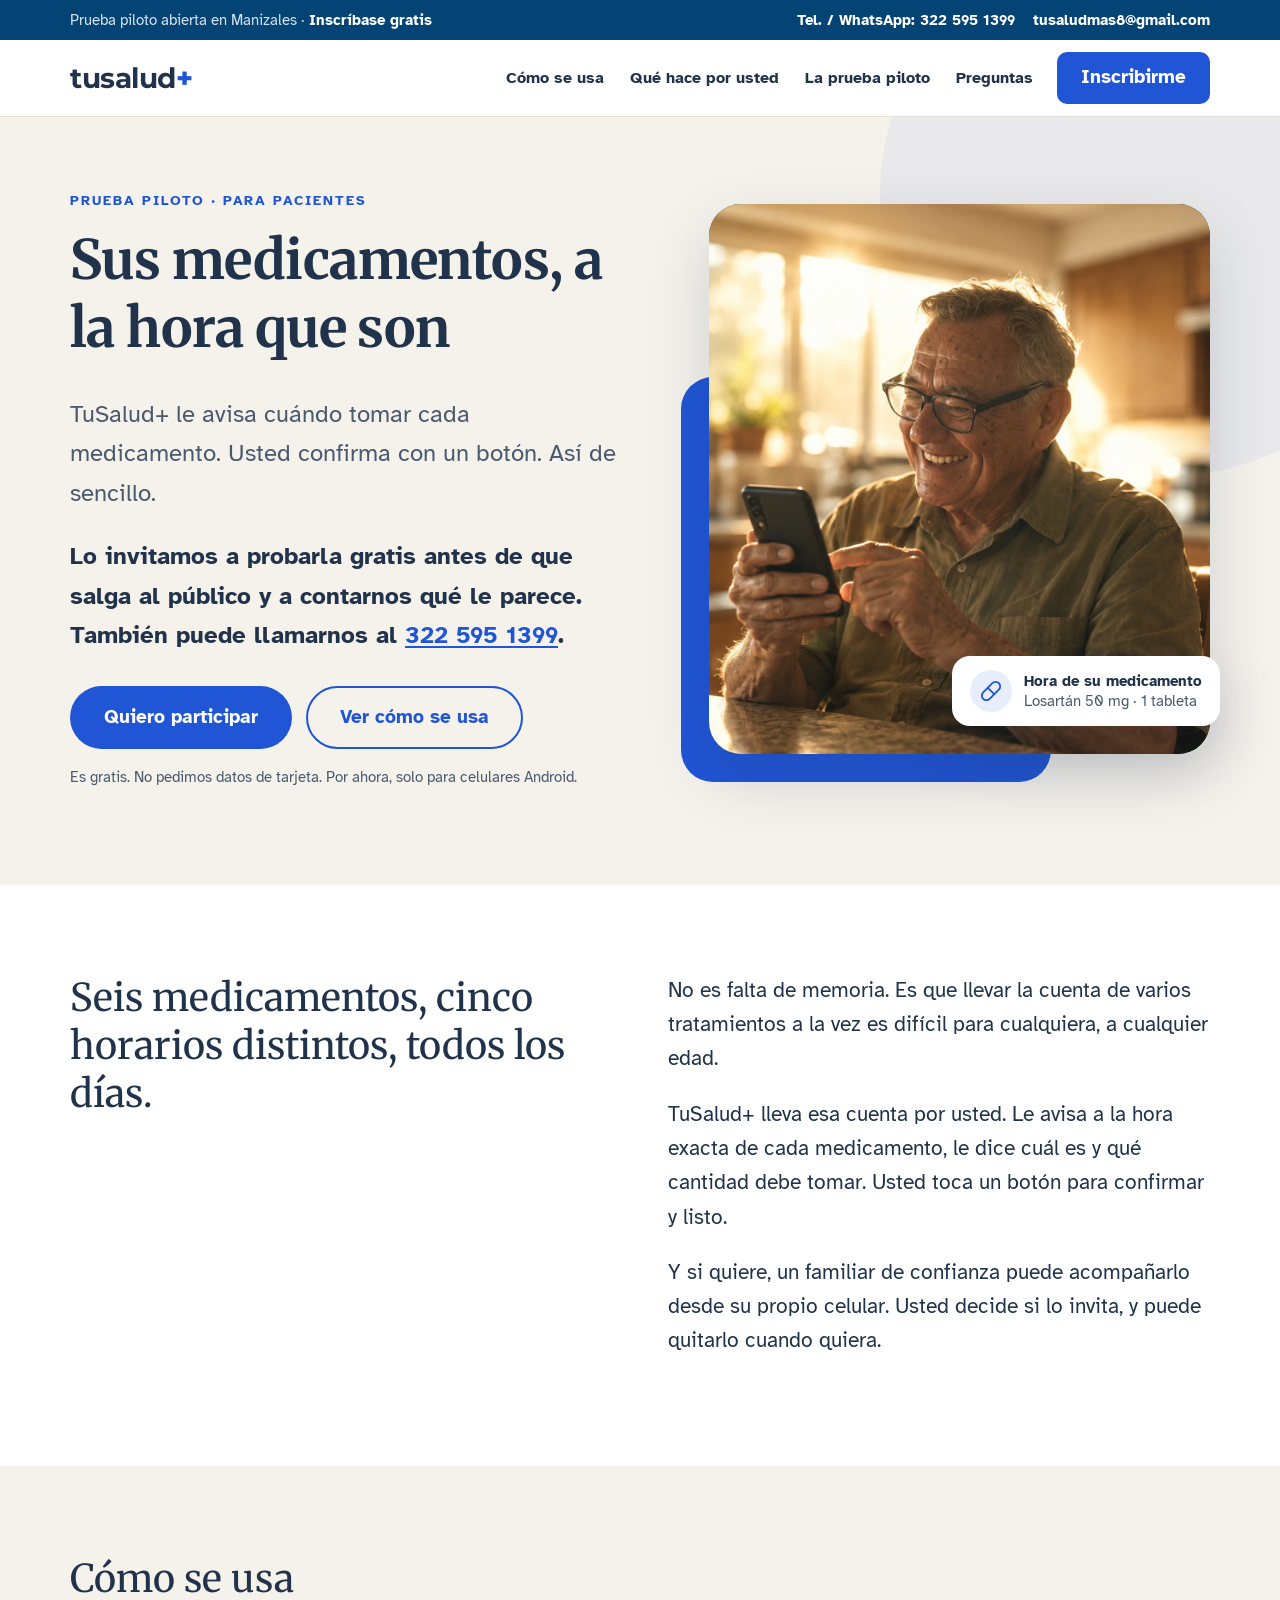
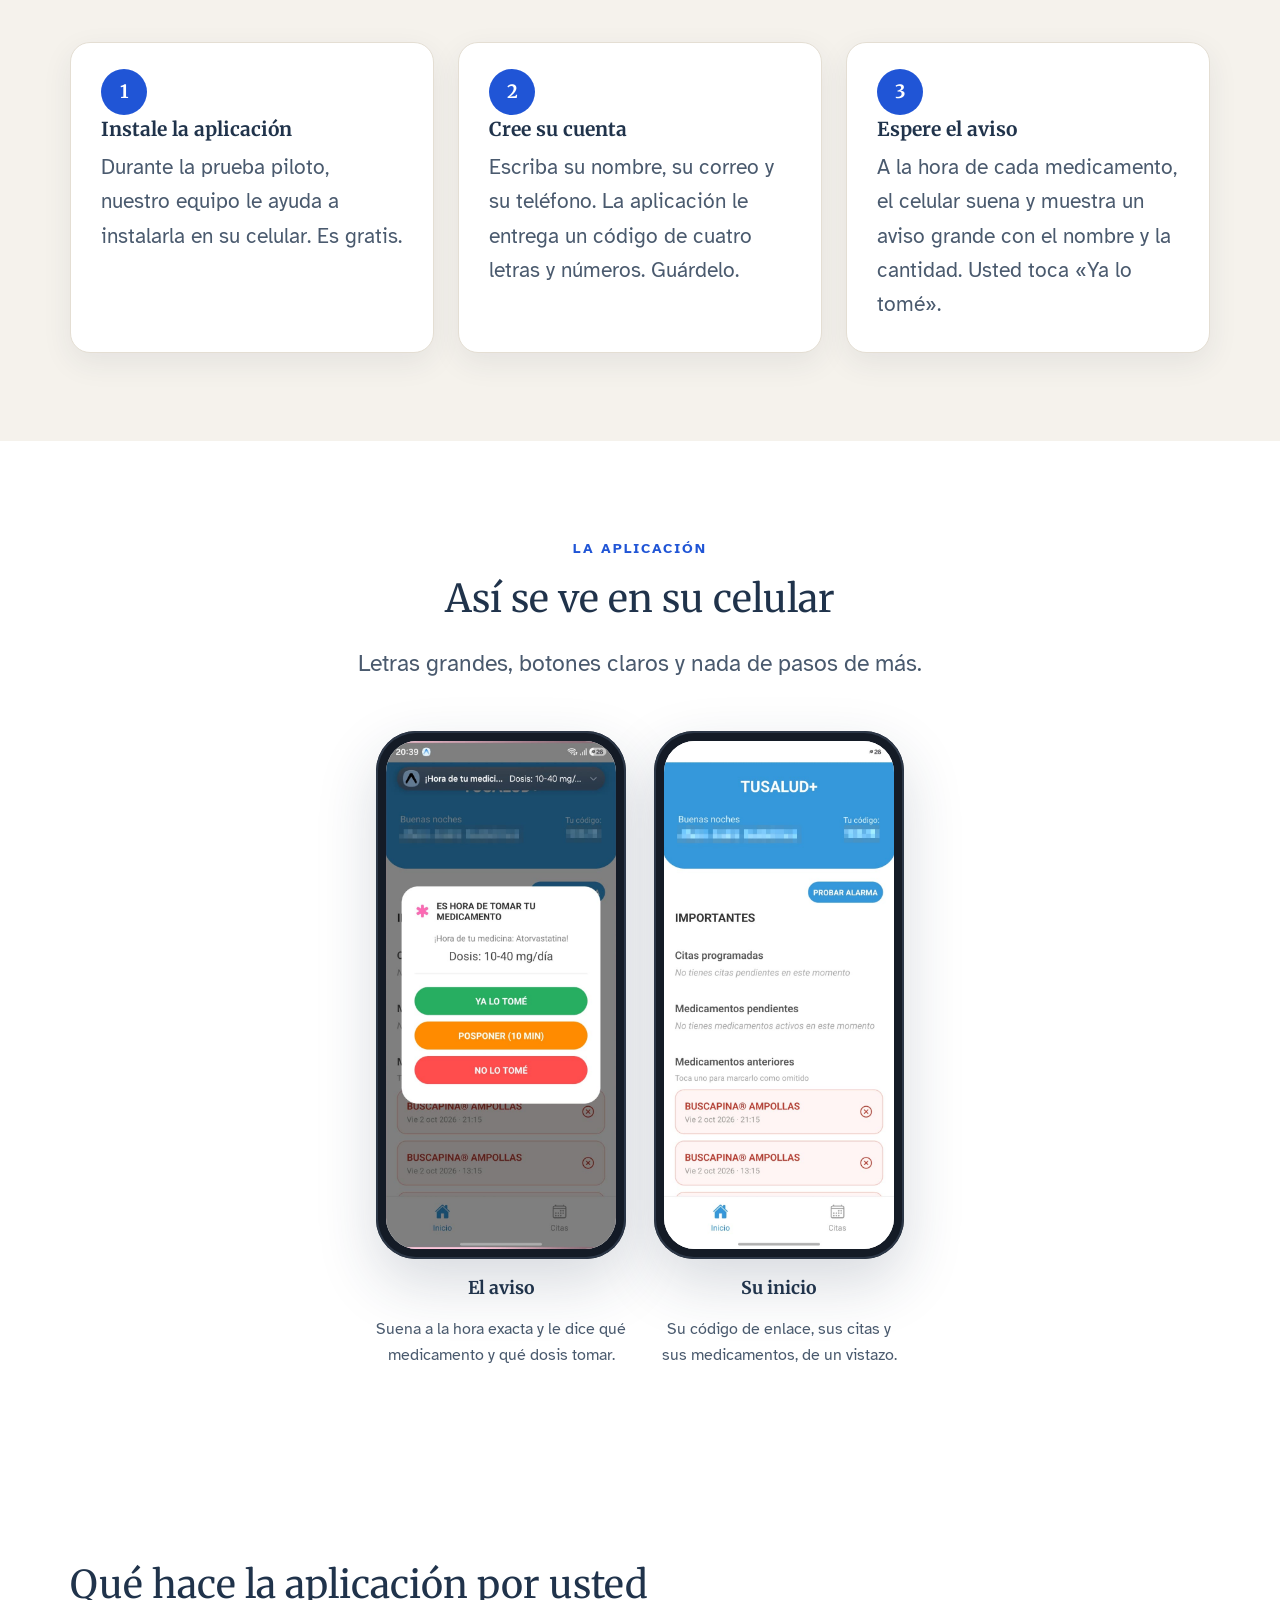
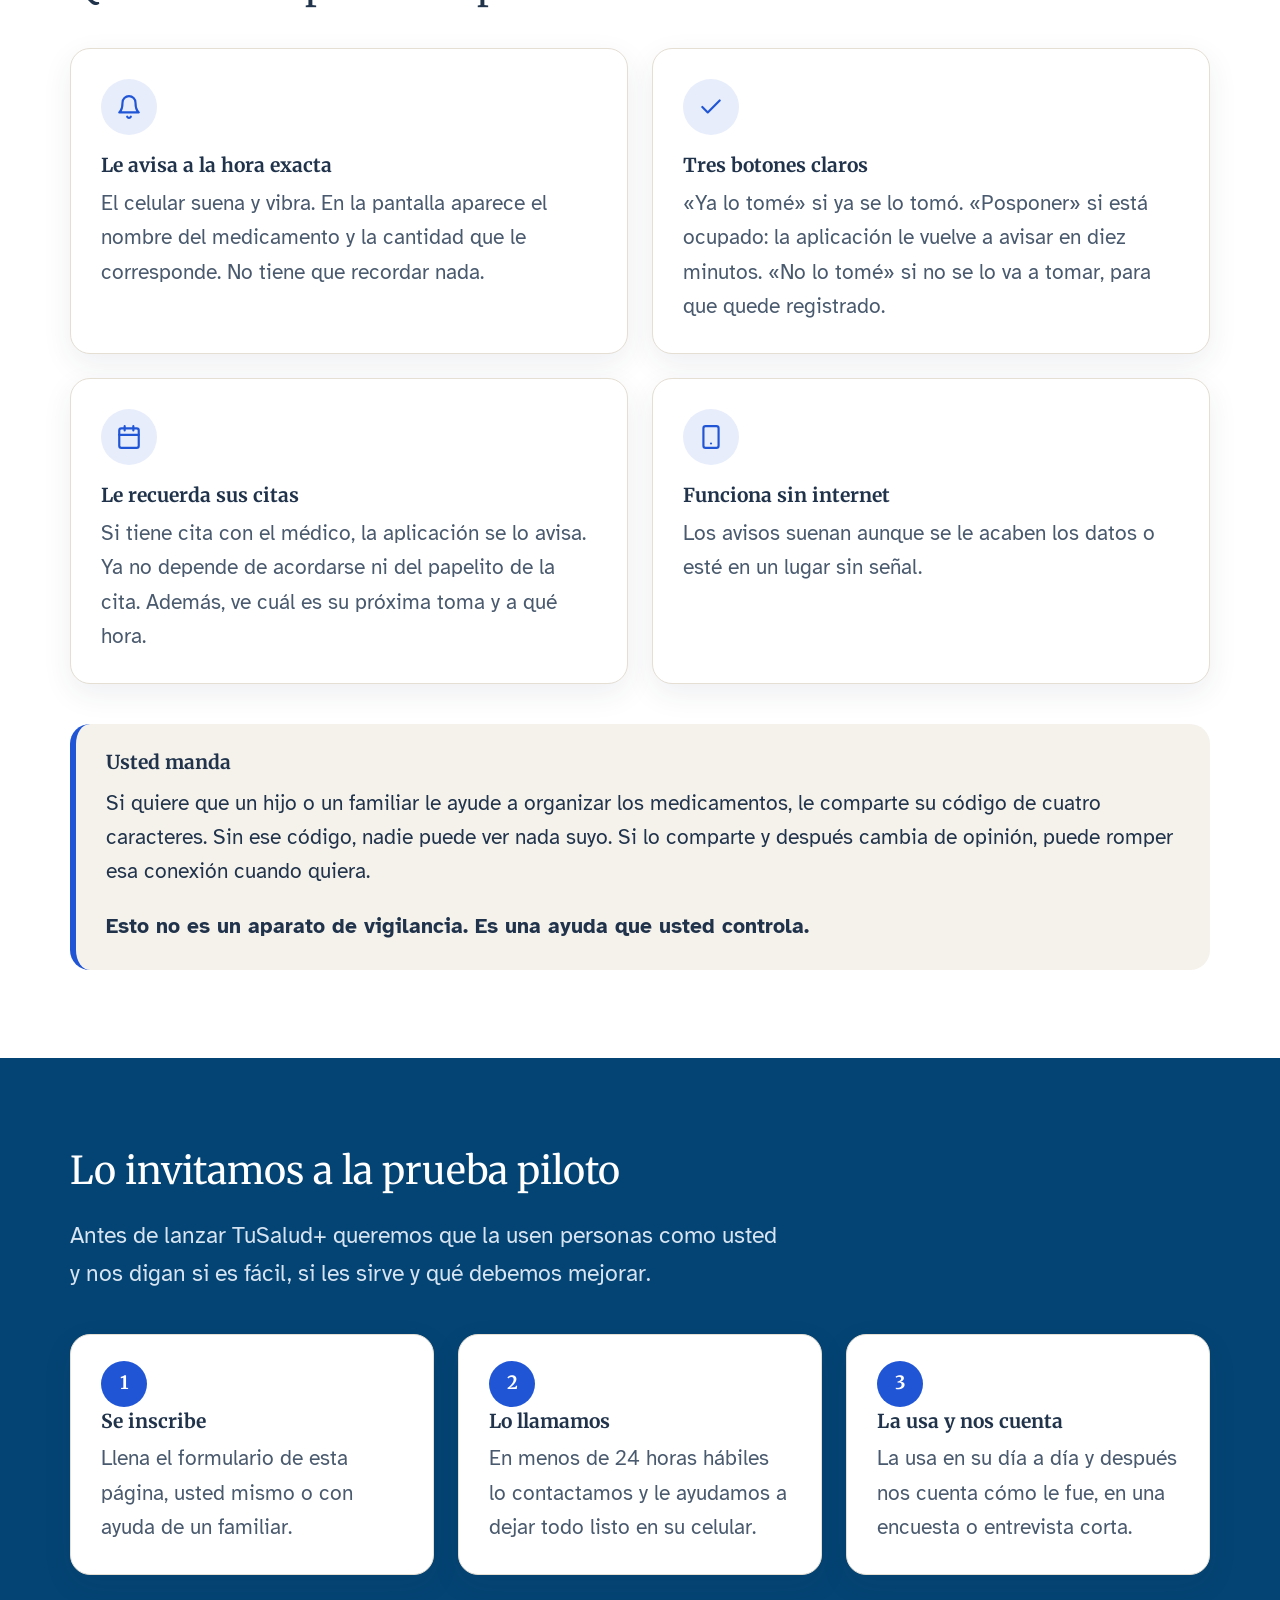
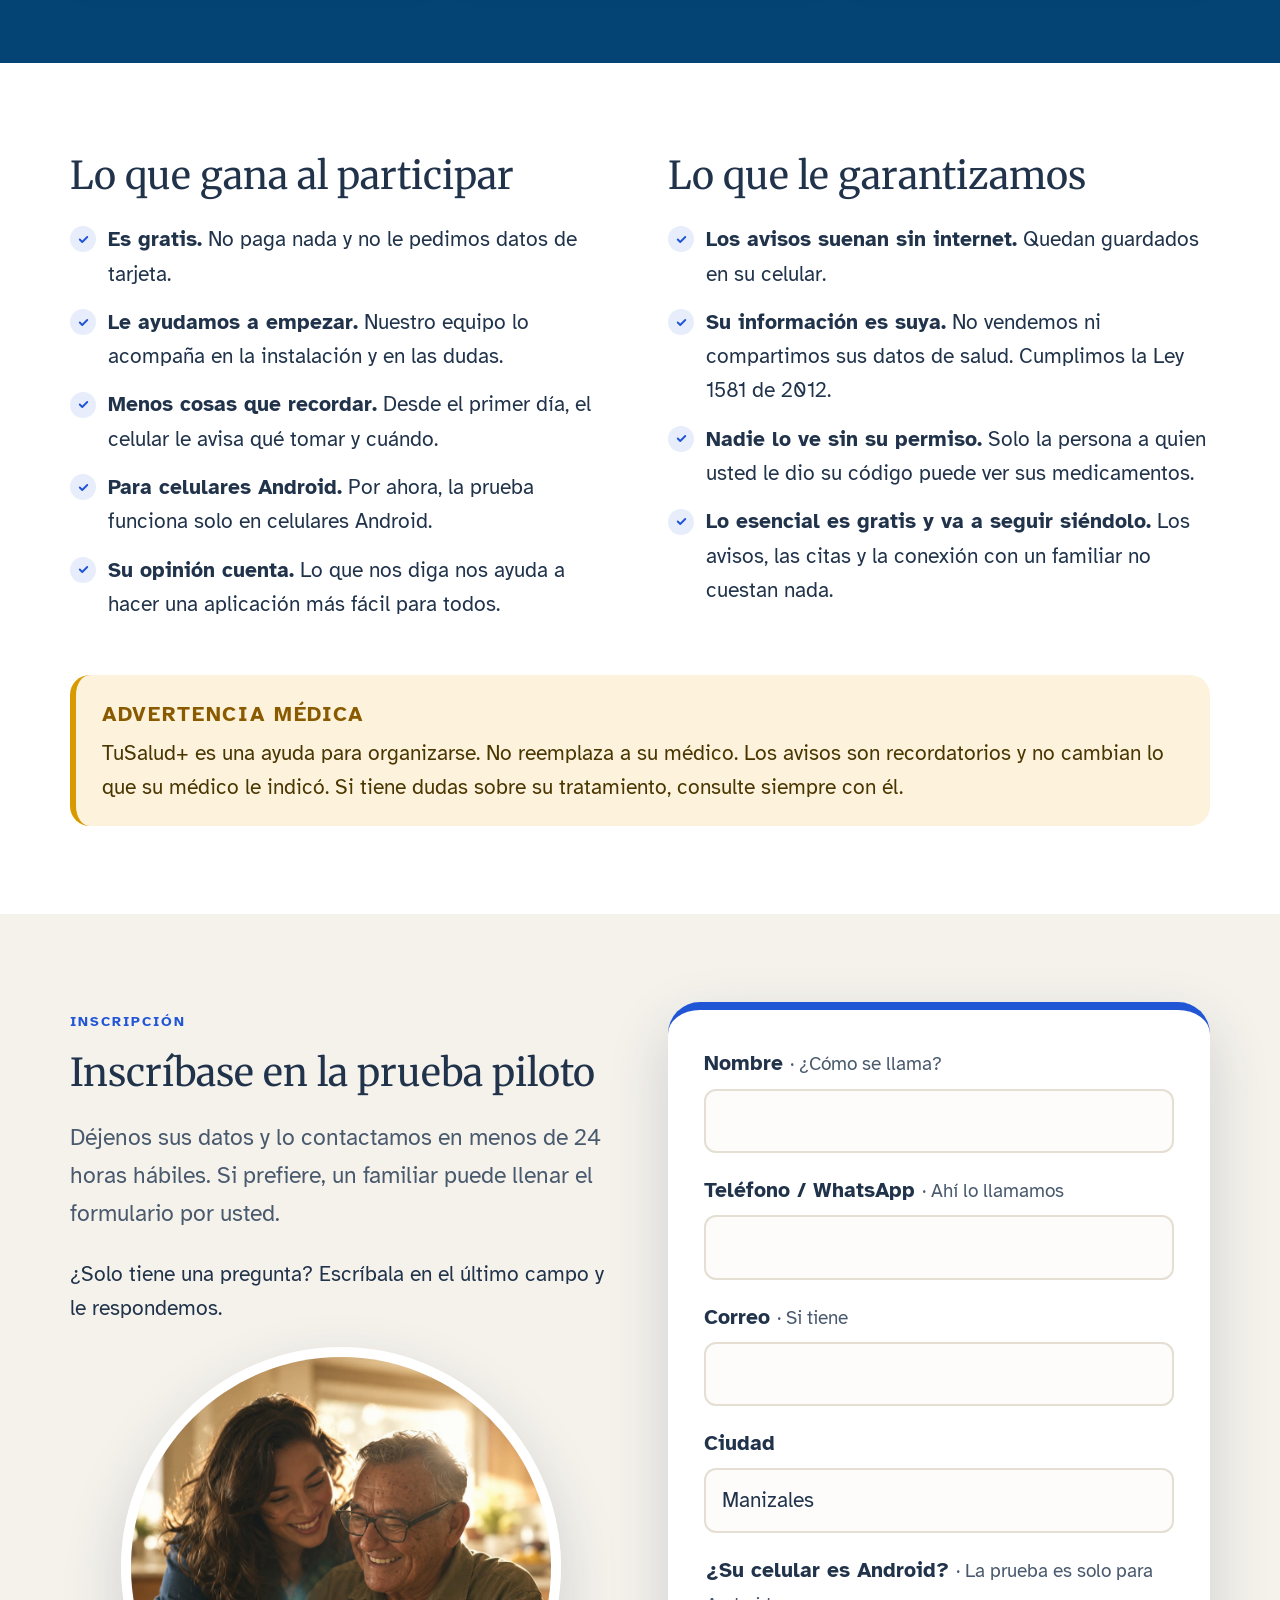
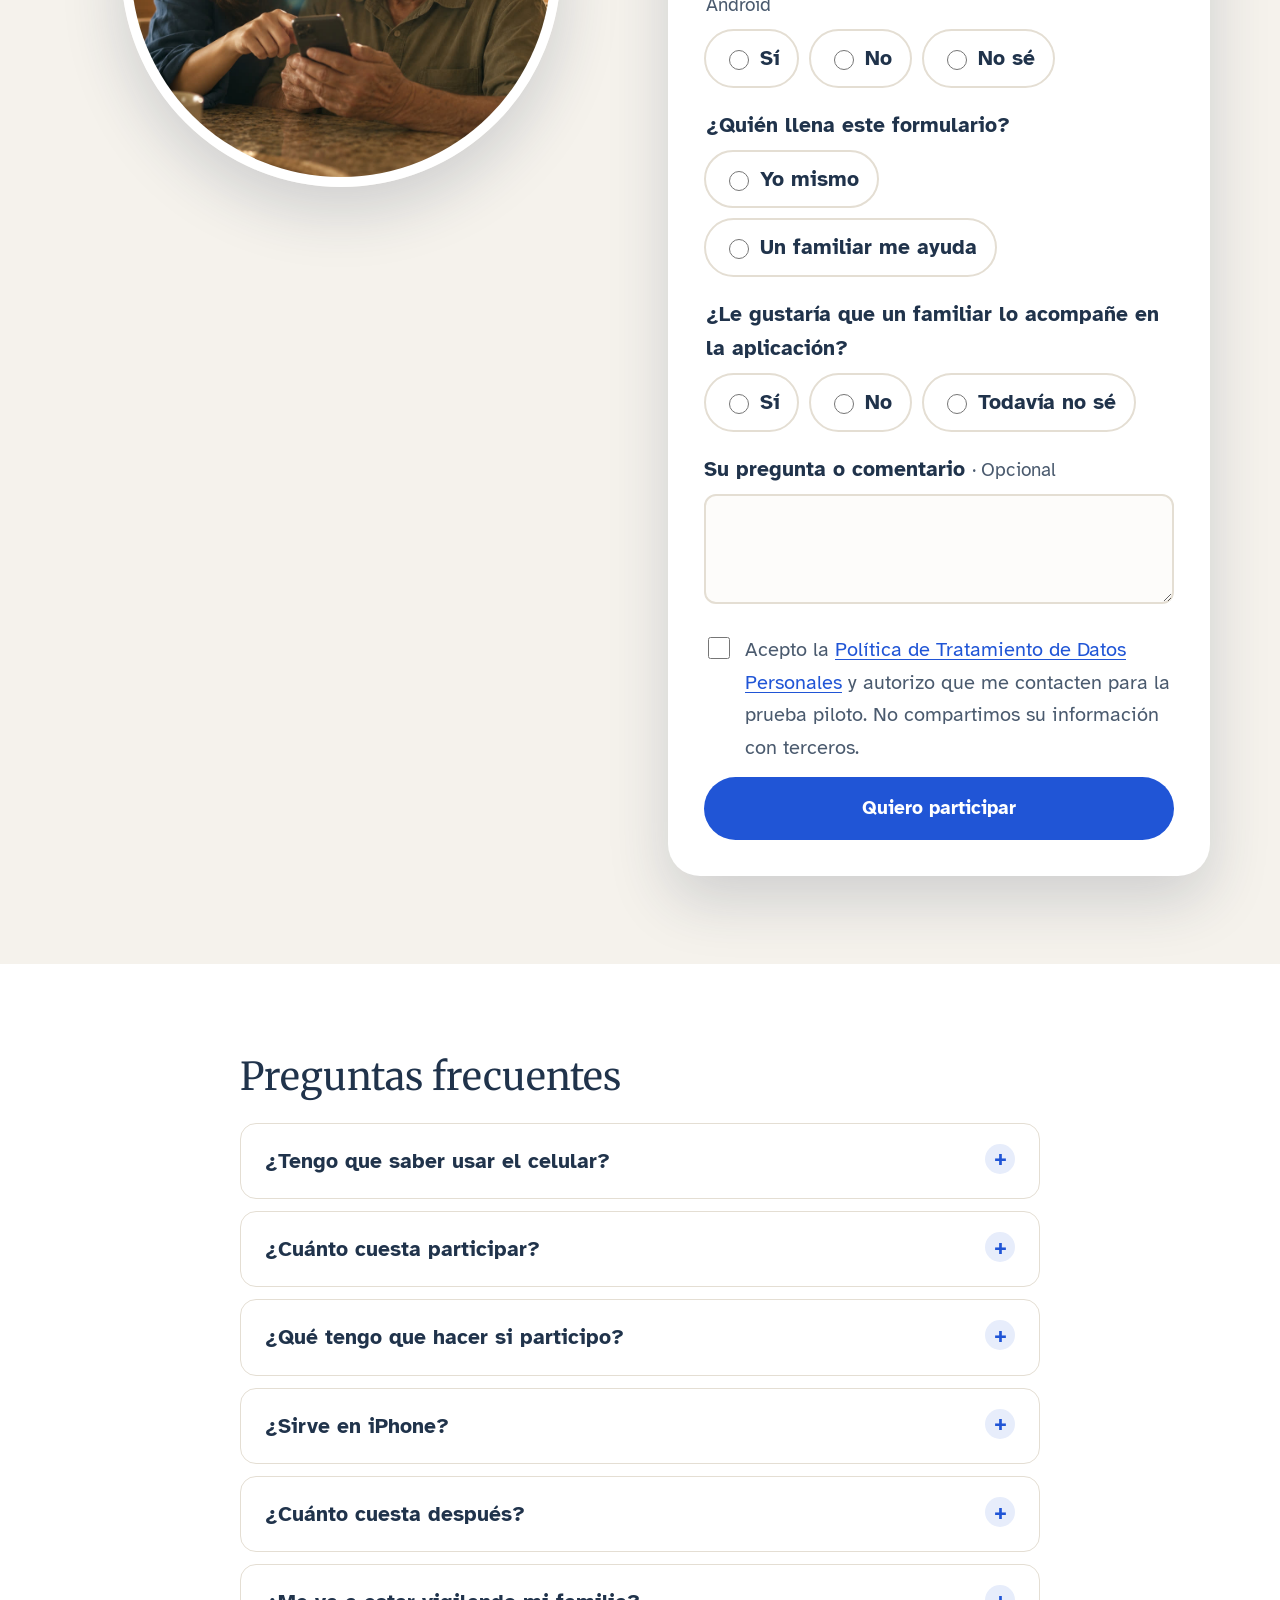
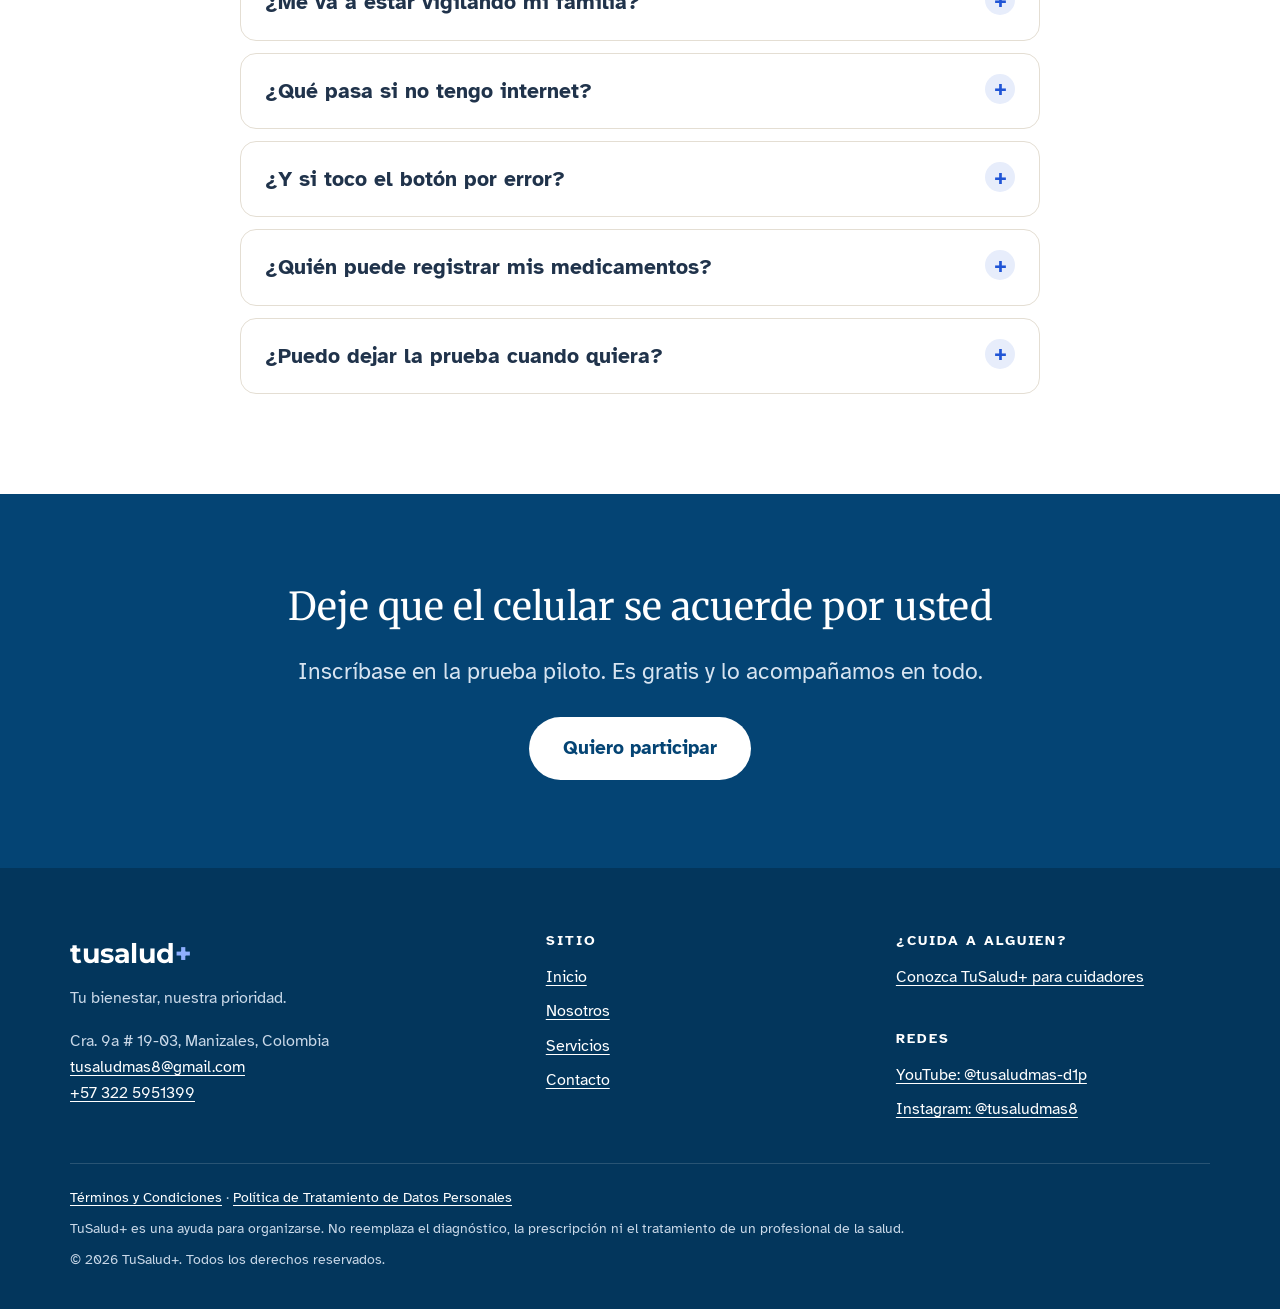
<file: paciente/index.html>
<!DOCTYPE html>
<html lang="es">
<head>
  <meta charset="UTF-8">
  <meta name="viewport" content="width=device-width, initial-scale=1">
  <title>Prueba piloto para pacientes | TuSalud+</title>
  <meta name="description" content="Sus medicamentos, a la hora que son. Participe gratis en la prueba piloto de TuSalud+: un aviso grande y tres botones claros.">
  <link rel="preconnect" href="https://fonts.googleapis.com">
  <link rel="preconnect" href="https://fonts.gstatic.com" crossorigin>
  <link href="https://fonts.googleapis.com/css2?family=Atkinson+Hyperlegible:ital,wght@0,400;0,700;1,400&family=Merriweather:wght@400;700&family=Montserrat:wght@700;800&display=swap" rel="stylesheet">
  <link rel="stylesheet" href="../assets/css/estilos.css">
</head>
<body class="lectura-grande">
  <a class="saltar" href="#contenido">Saltar al contenido</a>

  <div class="barra-superior">
    <div class="contenedor">
      <span class="aviso-piloto">Prueba piloto abierta en Manizales · <a href="../index.html#prueba-piloto">Inscríbase gratis</a></span>
      <span class="datos">
        <a href="tel:+573225951399">Tel. / WhatsApp: 322 595 1399</a>
        <a class="correo" href="mailto:tusaludmas8@gmail.com">tusaludmas8@gmail.com</a>
      </span>
    </div>
  </div>

  <header class="encabezado">
    <div class="contenedor">
      <a class="marca" href="../index.html">tusalud<span>+</span></a>
      <button class="menu-boton" aria-controls="menu" aria-expanded="false">Menú</button>
      <nav id="menu" class="menu" aria-label="Secciones">
        <a href="#como-se-usa">Cómo se usa</a>
        <a href="#beneficios">Qué hace por usted</a>
        <a href="#prueba">La prueba piloto</a>
        <a href="#preguntas">Preguntas</a>
        <a class="boton boton-azul" href="#inscripcion">Inscribirme</a>
      </nav>
    </div>
  </header>

  <main id="contenido">
    <!-- HERO -->
    <section class="hero">
      <div class="contenedor hero-grid">
        <div>
        <span class="etiqueta">Prueba piloto · Para pacientes</span>
        <h1>Sus medicamentos, a la hora que son</h1>
        <p>TuSalud+ le avisa cuándo tomar cada medicamento. Usted confirma con un botón. Así de sencillo.</p>
        <p><strong>Lo invitamos a probarla gratis antes de que salga al público y a contarnos qué le parece. También puede llamarnos al <a href="tel:+573225951399">322 595 1399</a>.</strong></p>
        <div class="botones">
          <a class="boton boton-azul" href="#inscripcion">Quiero participar</a>
          <a class="boton boton-borde-azul" href="#como-se-usa">Ver cómo se usa</a>
        </div>
        <p class="nota">Es gratis. No pedimos datos de tarjeta. Por ahora, solo para celulares Android.</p>
        </div>
        <div class="hero-media">
          <img class="hero-foto" src="../assets/img/fotos/paciente-hero.jpg" alt="Adulto mayor sonriente usando TuSalud+ en su celular">
        <div class="aviso-flotante" aria-hidden="true">
          <span class="punto azul"><svg viewBox="0 0 24 24" fill="none" stroke="currentColor" stroke-width="2" stroke-linecap="round" stroke-linejoin="round" aria-hidden="true"><path d="m10.5 20.5 10-10a4.95 4.95 0 1 0-7-7l-10 10a4.95 4.95 0 1 0 7 7Z"/><path d="m8.5 8.5 7 7"/></svg></span>
          <div><strong>Hora de su medicamento</strong><span>Losartán 50 mg · 1 tableta</span></div>
        </div>
        </div>
      </div>
    </section>

    <!-- EL PROBLEMA -->
    <section class="seccion">
      <div class="contenedor dos-columnas">
        <h2>Seis medicamentos, cinco horarios distintos, todos los días.</h2>
        <div>
          <p>No es falta de memoria. Es que llevar la cuenta de varios tratamientos a la vez es difícil para cualquiera, a cualquier edad.</p>
          <p>TuSalud+ lleva esa cuenta por usted. Le avisa a la hora exacta de cada medicamento, le dice cuál es y qué cantidad debe tomar. Usted toca un botón para confirmar y listo.</p>
          <p>Y si quiere, un familiar de confianza puede acompañarlo desde su propio celular. Usted decide si lo invita, y puede quitarlo cuando quiera.</p>
        </div>
      </div>
    </section>

    <!-- CÓMO SE USA -->
    <section class="seccion seccion-alt" id="como-se-usa">
      <div class="contenedor">
        <h2>Cómo se usa</h2>
        <div class="rejilla rejilla-3 pasos espacio-arriba">
          <div class="tarjeta paso">
            <h3>Instale la aplicación</h3>
            <p>Durante la prueba piloto, nuestro equipo le ayuda a instalarla en su celular. Es gratis.</p>
          </div>
          <div class="tarjeta paso">
            <h3>Cree su cuenta</h3>
            <p>Escriba su nombre, su correo y su teléfono. La aplicación le entrega un código de cuatro letras y números. Guárdelo.</p>
          </div>
          <div class="tarjeta paso">
            <h3>Espere el aviso</h3>
            <p>A la hora de cada medicamento, el celular suena y muestra un aviso grande con el nombre y la cantidad. Usted toca «Ya lo tomé».</p>
          </div>
        </div>
      </div>
    </section>

    <!-- ASÍ SE VE LA APLICACIÓN -->
    <section class="seccion">
      <div class="contenedor centrado">
        <span class="etiqueta">La aplicación</span>
        <h2>Así se ve en su celular</h2>
        <p class="intro">Letras grandes, botones claros y nada de pasos de más.</p>
        <div class="fila-celulares">
          <div class="celular-bloque">
            <div class="celular">
              <div class="pantalla">
                <img class="captura" src="../assets/img/app/alarma.jpg" alt="Captura de TuSalud+: alarma de medicamento con los botones Ya lo tomé, Posponer 10 minutos y No lo tomé" loading="lazy" width="738" height="1600">
              </div>
            </div>
            <h3>El aviso</h3>
            <p>Suena a la hora exacta y le dice qué medicamento y qué dosis tomar.</p>
          </div>
          <div class="celular-bloque">
            <div class="celular">
              <div class="pantalla">
                <img class="captura" src="../assets/img/app/inicio-paciente.jpg" alt="Captura de TuSalud+: inicio del paciente con su código, sus citas y sus medicamentos" loading="lazy" width="738" height="1600">
              </div>
            </div>
            <h3>Su inicio</h3>
            <p>Su código de enlace, sus citas y sus medicamentos, de un vistazo.</p>
          </div>
        </div>
      </div>
    </section>

    <!-- BENEFICIOS -->
    <section class="seccion" id="beneficios">
      <div class="contenedor">
        <h2>Qué hace la aplicación por usted</h2>
        <div class="rejilla rejilla-2 espacio-arriba">
          <div class="tarjeta">
            <div class="icono"><svg viewBox="0 0 24 24" fill="none" stroke="currentColor" stroke-width="2" stroke-linecap="round" stroke-linejoin="round" aria-hidden="true"><path d="M6 8a6 6 0 0 1 12 0c0 7 3 9 3 9H3s3-2 3-9"/><path d="M10.3 21a1.94 1.94 0 0 0 3.4 0"/></svg></div>
            <h3>Le avisa a la hora exacta</h3>
            <p>El celular suena y vibra. En la pantalla aparece el nombre del medicamento y la cantidad que le corresponde. No tiene que recordar nada.</p>
          </div>
          <div class="tarjeta">
            <div class="icono"><svg viewBox="0 0 24 24" fill="none" stroke="currentColor" stroke-width="2" stroke-linecap="round" stroke-linejoin="round" aria-hidden="true"><path d="M20 6 9 17l-5-5"/></svg></div>
            <h3>Tres botones claros</h3>
            <p>«Ya lo tomé» si ya se lo tomó. «Posponer» si está ocupado: la aplicación le vuelve a avisar en diez minutos. «No lo tomé» si no se lo va a tomar, para que quede registrado.</p>
          </div>
          <div class="tarjeta">
            <div class="icono"><svg viewBox="0 0 24 24" fill="none" stroke="currentColor" stroke-width="2" stroke-linecap="round" stroke-linejoin="round" aria-hidden="true"><rect x="3" y="4" width="18" height="18" rx="2"/><path d="M16 2v4M8 2v4M3 10h18"/></svg></div>
            <h3>Le recuerda sus citas</h3>
            <p>Si tiene cita con el médico, la aplicación se lo avisa. Ya no depende de acordarse ni del papelito de la cita. Además, ve cuál es su próxima toma y a qué hora.</p>
          </div>
          <div class="tarjeta">
            <div class="icono"><svg viewBox="0 0 24 24" fill="none" stroke="currentColor" stroke-width="2" stroke-linecap="round" stroke-linejoin="round" aria-hidden="true"><rect x="5" y="2" width="14" height="20" rx="2"/><path d="M12 18h.01"/></svg></div>
            <h3>Funciona sin internet</h3>
            <p>Los avisos suenan aunque se le acaben los datos o esté en un lugar sin señal.</p>
          </div>
        </div>

        <div class="destacado espacio-arriba">
          <h3>Usted manda</h3>
          <p>Si quiere que un hijo o un familiar le ayude a organizar los medicamentos, le comparte su código de cuatro caracteres. Sin ese código, nadie puede ver nada suyo. Si lo comparte y después cambia de opinión, puede romper esa conexión cuando quiera.</p>
          <p><strong>Esto no es un aparato de vigilancia. Es una ayuda que usted controla.</strong></p>
        </div>
      </div>
    </section>

    <!-- LA PRUEBA PILOTO -->
    <section class="seccion seccion-azul" id="prueba">
      <div class="contenedor">
        <h2>Lo invitamos a la prueba piloto</h2>
        <p class="intro">Antes de lanzar TuSalud+ queremos que la usen personas como usted y nos digan si es fácil, si les sirve y qué debemos mejorar.</p>
        <div class="rejilla rejilla-3 pasos espacio-arriba">
          <div class="tarjeta paso">
            <h3>Se inscribe</h3>
            <p>Llena el formulario de esta página, usted mismo o con ayuda de un familiar.</p>
          </div>
          <div class="tarjeta paso">
            <h3>Lo llamamos</h3>
            <p>En menos de 24 horas hábiles lo contactamos y le ayudamos a dejar todo listo en su celular.</p>
          </div>
          <div class="tarjeta paso">
            <h3>La usa y nos cuenta</h3>
            <p>La usa en su día a día y después nos cuenta cómo le fue, en una encuesta o entrevista corta.</p>
          </div>
        </div>
      </div>
    </section>

    <section class="seccion">
      <div class="contenedor dos-columnas">
        <div>
          <h2>Lo que gana al participar</h2>
          <ul class="lista-chulo">
            <li><strong>Es gratis.</strong> No paga nada y no le pedimos datos de tarjeta.</li>
            <li><strong>Le ayudamos a empezar.</strong> Nuestro equipo lo acompaña en la instalación y en las dudas.</li>
            <li><strong>Menos cosas que recordar.</strong> Desde el primer día, el celular le avisa qué tomar y cuándo.</li>
            <li><strong>Para celulares Android.</strong> Por ahora, la prueba funciona solo en celulares Android.</li>
            <li><strong>Su opinión cuenta.</strong> Lo que nos diga nos ayuda a hacer una aplicación más fácil para todos.</li>
          </ul>
        </div>
        <div>
          <h2>Lo que le garantizamos</h2>
          <ul class="lista-chulo">
            <li><strong>Los avisos suenan sin internet.</strong> Quedan guardados en su celular.</li>
            <li><strong>Su información es suya.</strong> No vendemos ni compartimos sus datos de salud. Cumplimos la Ley 1581 de 2012.</li>
            <li><strong>Nadie lo ve sin su permiso.</strong> Solo la persona a quien usted le dio su código puede ver sus medicamentos.</li>
            <li><strong>Lo esencial es gratis y va a seguir siéndolo.</strong> Los avisos, las citas y la conexión con un familiar no cuestan nada.</li>
          </ul>
        </div>
      </div>
      <div class="contenedor espacio-arriba">
        <div class="advertencia">
          <strong>ADVERTENCIA MÉDICA</strong>
          TuSalud+ es una ayuda para organizarse. No reemplaza a su médico. Los avisos son recordatorios y no cambian lo que su médico le indicó. Si tiene dudas sobre su tratamiento, consulte siempre con él.
        </div>
      </div>
    </section>

    <!-- FORMULARIO -->
    <section class="seccion seccion-alt" id="inscripcion">
      <div class="contenedor dos-columnas">
        <div>
          <span class="etiqueta etiqueta-azul">Inscripción</span>
          <h2>Inscríbase en la prueba piloto</h2>
          <p class="intro">Déjenos sus datos y lo contactamos en menos de 24 horas hábiles. Si prefiere, un familiar puede llenar el formulario por usted.</p>
          <p>¿Solo tiene una pregunta? Escríbala en el último campo y le respondemos.</p>
          <img class="foto-redonda espacio-arriba" src="../assets/img/fotos/ensenando.jpg" alt="Un familiar le enseña a usar TuSalud+ a un adulto mayor">
        </div>

        <div class="formulario">
          <form data-formulario data-asunto="TuSalud+ · Nueva inscripción prueba piloto (PACIENTE)">
            <input type="hidden" name="perfil" value="Paciente">
            <div class="campo">
              <label for="nombre">Nombre <span class="ayuda">· ¿Cómo se llama?</span></label>
              <input id="nombre" name="nombre" type="text" autocomplete="name" required>
            </div>
            <div class="campo">
              <label for="telefono">Teléfono / WhatsApp <span class="ayuda">· Ahí lo llamamos</span></label>
              <input id="telefono" name="telefono" type="tel" autocomplete="tel" required>
            </div>
            <div class="campo">
              <label for="correo">Correo <span class="ayuda">· Si tiene</span></label>
              <input id="correo" name="correo" type="email" autocomplete="email">
            </div>
            <div class="campo">
              <label for="ciudad">Ciudad</label>
              <input id="ciudad" name="ciudad" type="text" value="Manizales" required>
            </div>
            <div class="campo">
              <fieldset>
                <legend>¿Su celular es Android? <span class="ayuda">· La prueba es solo para Android</span></legend>
                <div class="opciones">
                  <label><input type="radio" name="celular_android" value="Sí" required> Sí</label>
                  <label><input type="radio" name="celular_android" value="No"> No</label>
                  <label><input type="radio" name="celular_android" value="No sé"> No sé</label>
                </div>
              </fieldset>
            </div>
            <div class="campo">
              <fieldset>
                <legend>¿Quién llena este formulario?</legend>
                <div class="opciones">
                  <label><input type="radio" name="quien_llena" value="El paciente" required> Yo mismo</label>
                  <label><input type="radio" name="quien_llena" value="Un familiar"> Un familiar me ayuda</label>
                </div>
              </fieldset>
            </div>
            <div class="campo">
              <fieldset>
                <legend>¿Le gustaría que un familiar lo acompañe en la aplicación?</legend>
                <div class="opciones">
                  <label><input type="radio" name="acompanante" value="Sí" required> Sí</label>
                  <label><input type="radio" name="acompanante" value="No"> No</label>
                  <label><input type="radio" name="acompanante" value="Todavía no sé"> Todavía no sé</label>
                </div>
              </fieldset>
            </div>
            <div class="campo">
              <label for="pregunta">Su pregunta o comentario <span class="ayuda">· Opcional</span></label>
              <textarea id="pregunta" name="pregunta"></textarea>
            </div>
            <label class="autorizacion">
              <input type="checkbox" name="autoriza_datos" value="Sí" required>
              <span>Acepto la <a href="../politicas.html#datos" target="_blank">Política de Tratamiento de Datos Personales</a> y autorizo que me contacten para la prueba piloto. No compartimos su información con terceros.</span>
            </label>
            <button class="boton boton-azul" type="submit">Quiero participar</button>
            <p class="mensaje-error oculto">No pudimos enviar su inscripción. Inténtelo de nuevo o escríbanos a tusaludmas8@gmail.com.</p>
          </form>
          <div class="mensaje-ok oculto" role="status">
            <h3>¡Recibimos su inscripción!</h3>
            <p>Gracias por querer probar TuSalud+. Lo contactaremos en menos de 24 horas hábiles para ayudarle a empezar.</p>
          </div>
        </div>
      </div>
    </section>

    <!-- PREGUNTAS -->
    <section class="seccion" id="preguntas">
      <div class="contenedor faq angosto">
        <h2>Preguntas frecuentes</h2>
        <details>
          <summary>¿Tengo que saber usar el celular?</summary>
          <p>Si sabe contestar una llamada y tocar un botón, sabe usar TuSalud+. Cuando suena el aviso aparecen tres botones grandes y de colores: «Ya lo tomé», «Posponer» y «No lo tomé». No hay más. Y durante la prueba piloto, nosotros le ayudamos.</p>
        </details>
        <details>
          <summary>¿Cuánto cuesta participar?</summary>
          <p>Nada. La prueba piloto es gratis y no le pedimos datos de tarjeta.</p>
        </details>
        <details>
          <summary>¿Qué tengo que hacer si participo?</summary>
          <p>Nosotros le ayudamos a instalarla. Usted la usa en su día a día y al final nos cuenta cómo le fue, en una encuesta o entrevista corta.</p>
        </details>
        <details>
          <summary>¿Sirve en iPhone?</summary>
          <p>Por ahora la prueba piloto es solo para celulares Android. Si no sabe qué celular tiene, márquelo en el formulario y nosotros le ayudamos a revisarlo.</p>
        </details>
        <details>
          <summary>¿Cuánto cuesta después?</summary>
          <p>Los avisos de medicamentos, las citas y la conexión con un familiar son gratis y lo seguirán siendo. Existe un plan completo de $20.000 al mes, pero no lo necesita para lo esencial.</p>
        </details>
        <details>
          <summary>¿Me va a estar vigilando mi familia?</summary>
          <p>No. Nadie ve nada suyo a menos que usted le comparta su código. Y puede quitárselo cuando quiera.</p>
        </details>
        <details>
          <summary>¿Qué pasa si no tengo internet?</summary>
          <p>Los avisos ya programados suenan de todos modos.</p>
        </details>
        <details>
          <summary>¿Y si toco el botón por error?</summary>
          <p>No pasa nada grave. Puede revisar en la aplicación qué quedó registrado y corregirlo.</p>
        </details>
        <details>
          <summary>¿Quién puede registrar mis medicamentos?</summary>
          <p>Usted, o el familiar a quien le haya compartido su código. Nadie más.</p>
        </details>
        <details>
          <summary>¿Puedo dejar la prueba cuando quiera?</summary>
          <p>Sí, cuando quiera y sin dar explicaciones. Si lo pide, borramos sus datos.</p>
        </details>
      </div>
    </section>

    <!-- LLAMADO FINAL -->
    <section class="seccion seccion-azul centrado">
      <div class="contenedor">
        <h2>Deje que el celular se acuerde por usted</h2>
        <p class="intro">Inscríbase en la prueba piloto. Es gratis y lo acompañamos en todo.</p>
        <div class="botones">
          <a class="boton boton-primario" href="#inscripcion">Quiero participar</a>
        </div>
      </div>
    </section>
  </main>

  <footer class="pie">
    <div class="contenedor">
      <div class="pie-grid">
        <div>
          <a class="marca" href="../index.html">tusalud<span>+</span></a>
          <p>Tu bienestar, nuestra prioridad.</p>
          <p>Cra. 9a # 19-03, Manizales, Colombia<br><a href="mailto:tusaludmas8@gmail.com">tusaludmas8@gmail.com</a><br><a href="tel:+573225951399">+57 322 5951399</a></p>
        </div>
        <div>
          <h4>Sitio</h4>
          <ul>
            <li><a href="../index.html">Inicio</a></li>
            <li><a href="../nosotros.html">Nosotros</a></li>
            <li><a href="../servicios.html">Servicios</a></li>
            <li><a href="../contacto.html">Contacto</a></li>
          </ul>
        </div>
        <div>
          <h4>¿Cuida a alguien?</h4>
          <ul>
            <li><a href="../cuidador/index.html">Conozca TuSalud+ para cuidadores</a></li>
          </ul>
          <h4 class="espacio-arriba">Redes</h4>
          <ul>
            <li><a href="https://youtube.com/@tusaludmas-d1p" target="_blank" rel="noopener">YouTube: @tusaludmas-d1p</a></li>
            <li><a href="https://www.instagram.com/tusaludmas8" target="_blank" rel="noopener">Instagram: @tusaludmas8</a></li>
          </ul>
        </div>
      </div>
      <div class="pie-legal">
        <p><a href="../politicas.html#terminos">Términos y Condiciones</a> · <a href="../politicas.html#datos">Política de Tratamiento de Datos Personales</a></p>
        <p>TuSalud+ es una ayuda para organizarse. No reemplaza el diagnóstico, la prescripción ni el tratamiento de un profesional de la salud.</p>
        <p>© <span data-anio>2026</span> TuSalud+. Todos los derechos reservados.</p>
      </div>
    </div>
  </footer>

  <script src="../assets/js/main.js"></script>
</body>
</html>
</file>
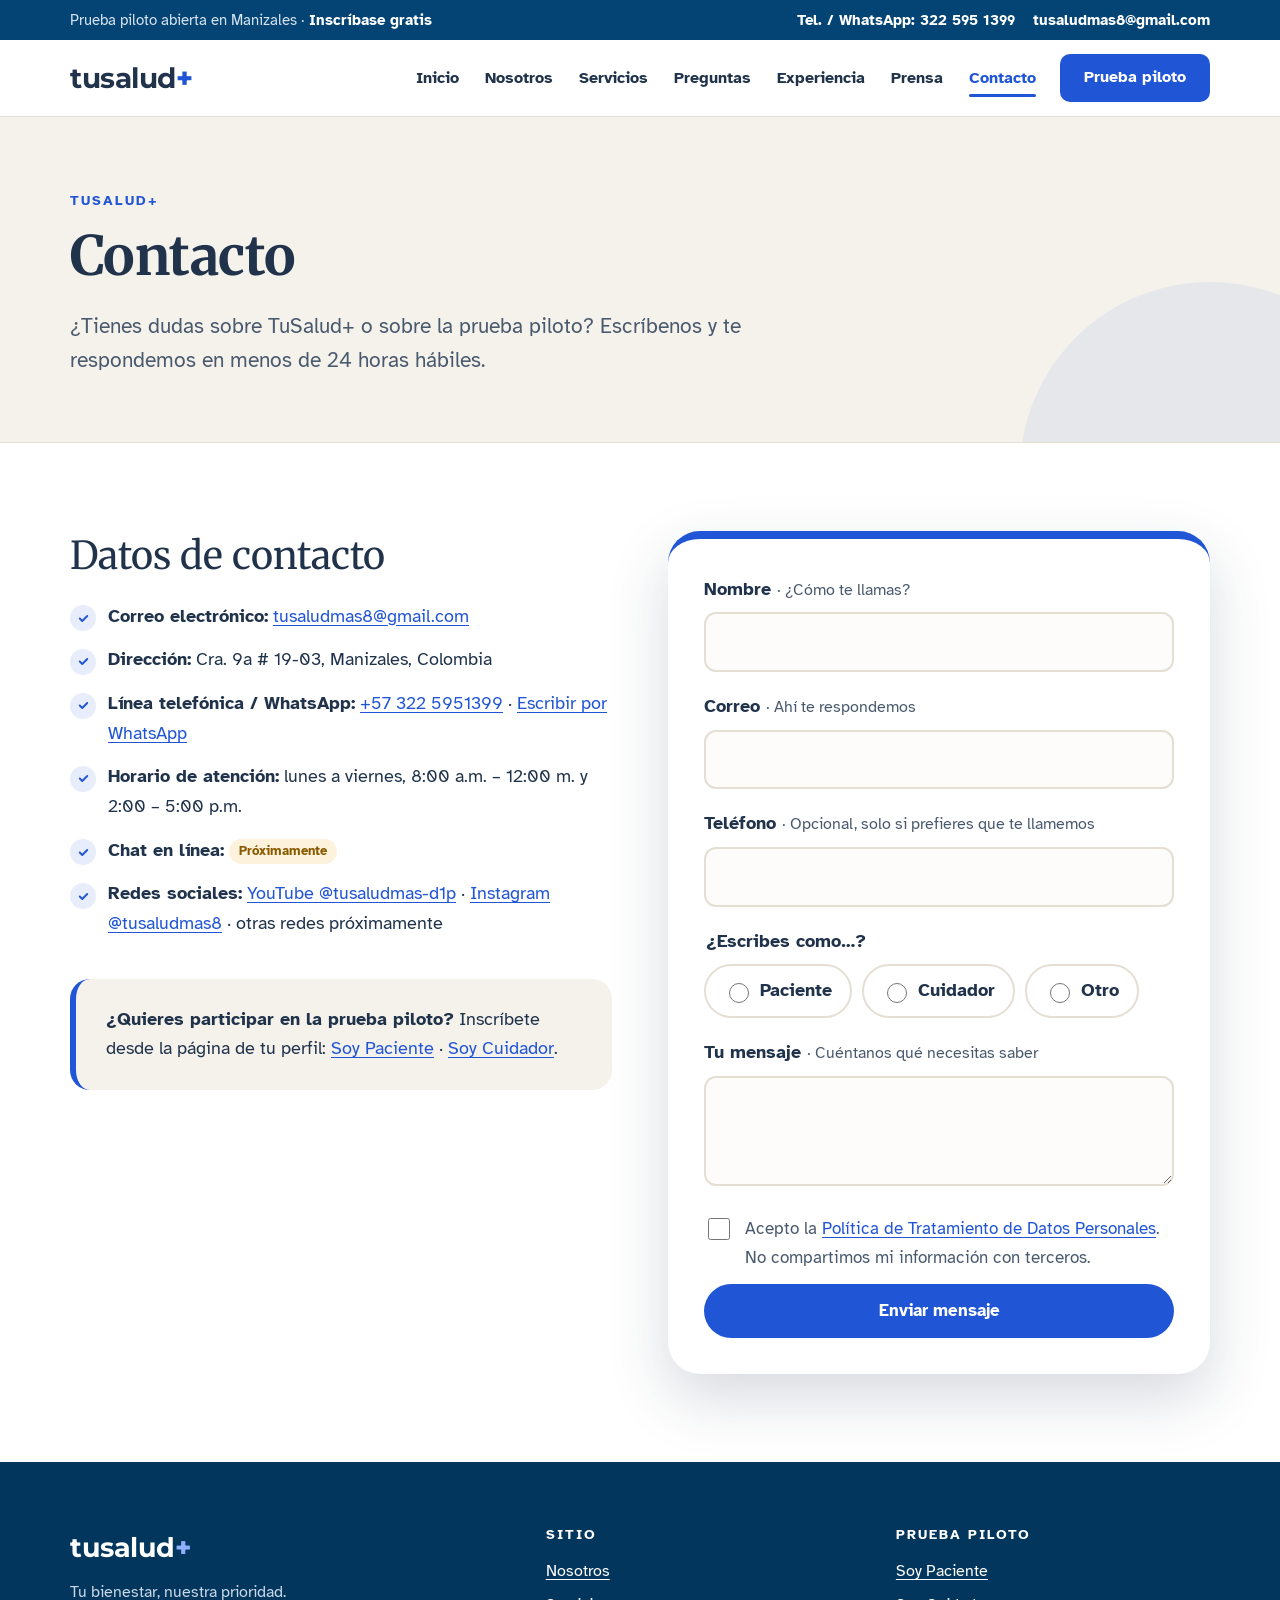
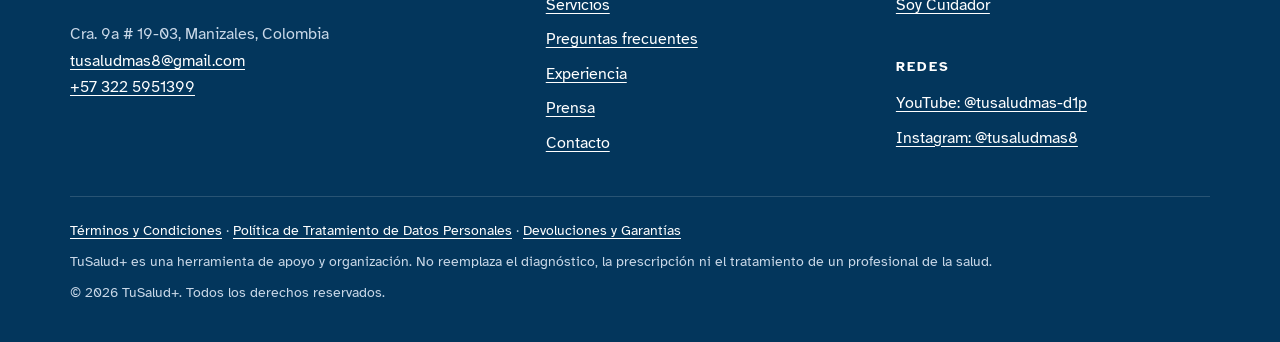
<file: contacto.html>
<!DOCTYPE html>
<html lang="es">
<head>
  <meta charset="UTF-8">
  <meta name="viewport" content="width=device-width, initial-scale=1">
  <title>Contacto | TuSalud+</title>
  <meta name="description" content="Escríbele al equipo de TuSalud+. Respondemos en menos de 24 horas hábiles.">
  <link rel="preconnect" href="https://fonts.googleapis.com">
  <link rel="preconnect" href="https://fonts.gstatic.com" crossorigin>
  <link href="https://fonts.googleapis.com/css2?family=Atkinson+Hyperlegible:ital,wght@0,400;0,700;1,400&family=Merriweather:wght@400;700&family=Montserrat:wght@700;800&display=swap" rel="stylesheet">
  <link rel="stylesheet" href="assets/css/estilos.css">
</head>
<body>
  <a class="saltar" href="#contenido">Saltar al contenido</a>

  <div class="barra-superior">
    <div class="contenedor">
      <span class="aviso-piloto">Prueba piloto abierta en Manizales · <a href="index.html#prueba-piloto">Inscríbase gratis</a></span>
      <span class="datos">
        <a href="tel:+573225951399">Tel. / WhatsApp: 322 595 1399</a>
        <a class="correo" href="mailto:tusaludmas8@gmail.com">tusaludmas8@gmail.com</a>
      </span>
    </div>
  </div>

  <header class="encabezado">
    <div class="contenedor">
      <a class="marca" href="index.html">tusalud<span>+</span></a>
      <button class="menu-boton" aria-controls="menu" aria-expanded="false">Menú</button>
      <nav id="menu" class="menu" aria-label="Principal">
        <a href="index.html">Inicio</a>
        <a href="nosotros.html">Nosotros</a>
        <a href="servicios.html">Servicios</a>
        <a href="preguntas.html">Preguntas</a>
        <a href="experiencia.html">Experiencia</a>
        <a href="prensa.html">Prensa</a>
        <a href="contacto.html" aria-current="page">Contacto</a>
        <a class="boton boton-azul" href="index.html#prueba-piloto">Prueba piloto</a>
      </nav>
    </div>
  </header>

  <main id="contenido">
    <section class="cabecera-pagina">
      <div class="contenedor">
        <h1>Contacto</h1>
        <p>¿Tienes dudas sobre TuSalud+ o sobre la prueba piloto? Escríbenos y te respondemos en menos de 24 horas hábiles.</p>
      </div>
    </section>

    <section class="seccion">
      <div class="contenedor dos-columnas">
        <div>
          <h2>Datos de contacto</h2>
          <ul class="lista-chulo">
            <li><strong>Correo electrónico:</strong> <a href="mailto:tusaludmas8@gmail.com">tusaludmas8@gmail.com</a></li>
            <li><strong>Dirección:</strong> Cra. 9a # 19-03, Manizales, Colombia</li>
            <li><strong>Línea telefónica / WhatsApp:</strong> <a href="tel:+573225951399">+57 322 5951399</a> · <a href="https://wa.me/573225951399" target="_blank" rel="noopener">Escribir por WhatsApp</a></li>
            <li><strong>Horario de atención:</strong> lunes a viernes, 8:00 a.m. – 12:00 m. y 2:00 – 5:00 p.m.</li>
            <li><strong>Chat en línea:</strong> <span class="proximamente">Próximamente</span></li>
            <li><strong>Redes sociales:</strong> <a href="https://youtube.com/@tusaludmas-d1p" target="_blank" rel="noopener">YouTube @tusaludmas-d1p</a> · <a href="https://www.instagram.com/tusaludmas8" target="_blank" rel="noopener">Instagram @tusaludmas8</a> · otras redes próximamente</li>
          </ul>
          <div class="destacado espacio-arriba">
            <p><strong>¿Quieres participar en la prueba piloto?</strong> Inscríbete desde la página de tu perfil: <a href="paciente/index.html">Soy Paciente</a> · <a href="cuidador/index.html">Soy Cuidador</a>.</p>
          </div>
        </div>

        <div class="formulario">
          <form data-formulario data-asunto="TuSalud+ · Nuevo mensaje de contacto">
            <div class="campo">
              <label for="c-nombre">Nombre <span class="ayuda">· ¿Cómo te llamas?</span></label>
              <input id="c-nombre" name="nombre" type="text" autocomplete="name" required>
            </div>
            <div class="campo">
              <label for="c-correo">Correo <span class="ayuda">· Ahí te respondemos</span></label>
              <input id="c-correo" name="correo" type="email" autocomplete="email" required>
            </div>
            <div class="campo">
              <label for="c-tel">Teléfono <span class="ayuda">· Opcional, solo si prefieres que te llamemos</span></label>
              <input id="c-tel" name="telefono" type="tel" autocomplete="tel">
            </div>
            <div class="campo">
              <fieldset>
                <legend>¿Escribes como…?</legend>
                <div class="opciones">
                  <label><input type="radio" name="perfil" value="Paciente" required> Paciente</label>
                  <label><input type="radio" name="perfil" value="Cuidador"> Cuidador</label>
                  <label><input type="radio" name="perfil" value="Otro"> Otro</label>
                </div>
              </fieldset>
            </div>
            <div class="campo">
              <label for="c-msg">Tu mensaje <span class="ayuda">· Cuéntanos qué necesitas saber</span></label>
              <textarea id="c-msg" name="mensaje" required></textarea>
            </div>
            <label class="autorizacion">
              <input type="checkbox" name="autoriza_datos" value="Sí" required>
              <span>Acepto la <a href="politicas.html#datos" target="_blank">Política de Tratamiento de Datos Personales</a>. No compartimos mi información con terceros.</span>
            </label>
            <button class="boton boton-azul" type="submit">Enviar mensaje</button>
            <p class="mensaje-error oculto">No pudimos enviar tu mensaje. Inténtalo de nuevo o escríbenos a tusaludmas8@gmail.com.</p>
          </form>
          <div class="mensaje-ok oculto" role="status">
            <h3>¡Recibimos tu mensaje!</h3>
            <p>Te escribiremos a tu correo en menos de 24 horas hábiles.</p>
          </div>
        </div>
      </div>
    </section>
  </main>

  <footer class="pie">
    <div class="contenedor">
      <div class="pie-grid">
        <div>
          <a class="marca" href="index.html">tusalud<span>+</span></a>
          <p>Tu bienestar, nuestra prioridad.</p>
          <p>Cra. 9a # 19-03, Manizales, Colombia<br><a href="mailto:tusaludmas8@gmail.com">tusaludmas8@gmail.com</a><br><a href="tel:+573225951399">+57 322 5951399</a></p>
        </div>
        <div>
          <h4>Sitio</h4>
          <ul>
            <li><a href="nosotros.html">Nosotros</a></li>
            <li><a href="servicios.html">Servicios</a></li>
            <li><a href="preguntas.html">Preguntas frecuentes</a></li>
            <li><a href="experiencia.html">Experiencia</a></li>
            <li><a href="prensa.html">Prensa</a></li>
            <li><a href="contacto.html">Contacto</a></li>
          </ul>
        </div>
        <div>
          <h4>Prueba piloto</h4>
          <ul>
            <li><a href="paciente/index.html">Soy Paciente</a></li>
            <li><a href="cuidador/index.html">Soy Cuidador</a></li>
          </ul>
          <h4 class="espacio-arriba">Redes</h4>
          <ul>
            <li><a href="https://youtube.com/@tusaludmas-d1p" target="_blank" rel="noopener">YouTube: @tusaludmas-d1p</a></li>
            <li><a href="https://www.instagram.com/tusaludmas8" target="_blank" rel="noopener">Instagram: @tusaludmas8</a></li>
          </ul>
        </div>
      </div>
      <div class="pie-legal">
        <p><a href="politicas.html#terminos">Términos y Condiciones</a> · <a href="politicas.html#datos">Política de Tratamiento de Datos Personales</a> · <a href="politicas.html#devoluciones">Devoluciones y Garantías</a></p>
        <p>TuSalud+ es una herramienta de apoyo y organización. No reemplaza el diagnóstico, la prescripción ni el tratamiento de un profesional de la salud.</p>
        <p>© <span data-anio>2026</span> TuSalud+. Todos los derechos reservados.</p>
      </div>
    </div>
  </footer>

  <script src="assets/js/main.js"></script>
</body>
</html>
</file>
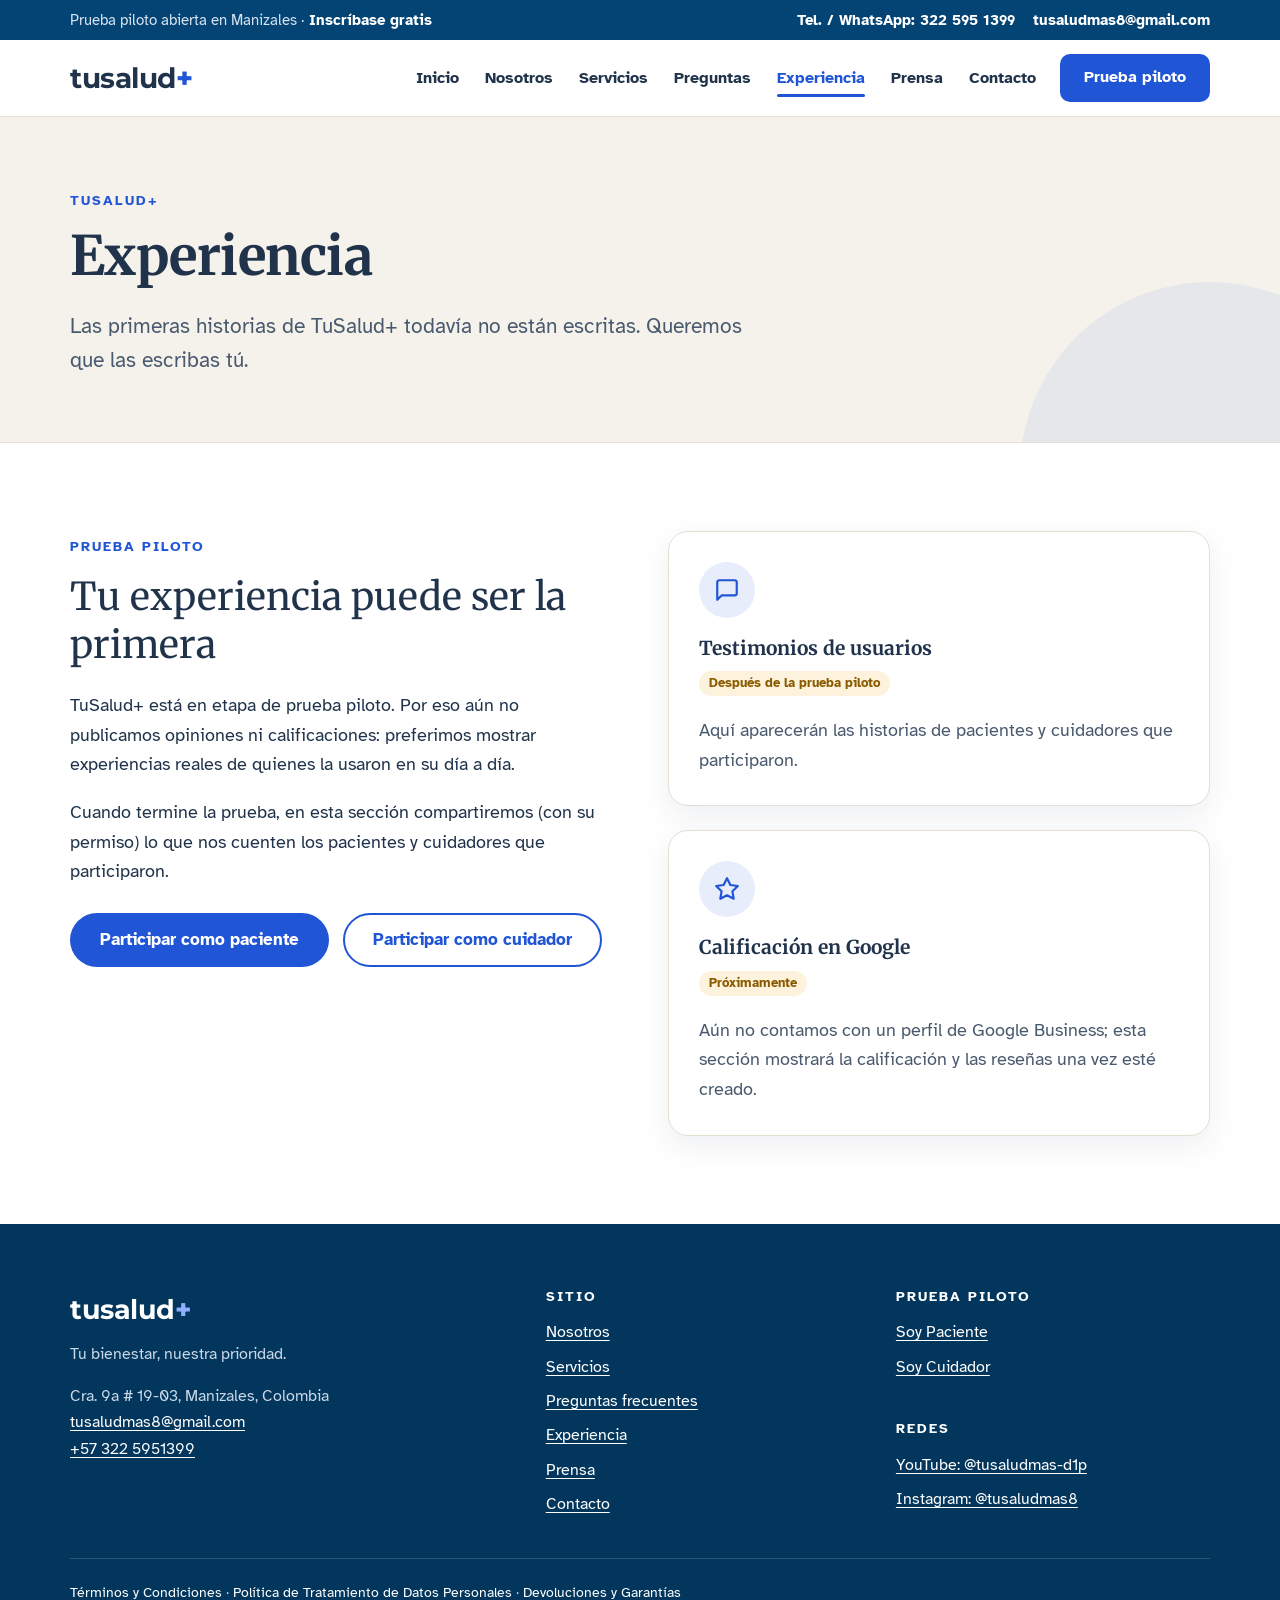
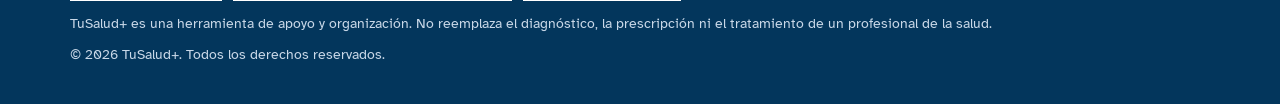
<file: experiencia.html>
<!DOCTYPE html>
<html lang="es">
<head>
  <meta charset="UTF-8">
  <meta name="viewport" content="width=device-width, initial-scale=1">
  <title>Experiencia | TuSalud+</title>
  <meta name="description" content="Sé parte de las primeras experiencias con TuSalud+ en su prueba piloto.">
  <link rel="preconnect" href="https://fonts.googleapis.com">
  <link rel="preconnect" href="https://fonts.gstatic.com" crossorigin>
  <link href="https://fonts.googleapis.com/css2?family=Atkinson+Hyperlegible:ital,wght@0,400;0,700;1,400&family=Merriweather:wght@400;700&family=Montserrat:wght@700;800&display=swap" rel="stylesheet">
  <link rel="stylesheet" href="assets/css/estilos.css">
</head>
<body>
  <a class="saltar" href="#contenido">Saltar al contenido</a>

  <div class="barra-superior">
    <div class="contenedor">
      <span class="aviso-piloto">Prueba piloto abierta en Manizales · <a href="index.html#prueba-piloto">Inscríbase gratis</a></span>
      <span class="datos">
        <a href="tel:+573225951399">Tel. / WhatsApp: 322 595 1399</a>
        <a class="correo" href="mailto:tusaludmas8@gmail.com">tusaludmas8@gmail.com</a>
      </span>
    </div>
  </div>

  <header class="encabezado">
    <div class="contenedor">
      <a class="marca" href="index.html">tusalud<span>+</span></a>
      <button class="menu-boton" aria-controls="menu" aria-expanded="false">Menú</button>
      <nav id="menu" class="menu" aria-label="Principal">
        <a href="index.html">Inicio</a>
        <a href="nosotros.html">Nosotros</a>
        <a href="servicios.html">Servicios</a>
        <a href="preguntas.html">Preguntas</a>
        <a href="experiencia.html" aria-current="page">Experiencia</a>
        <a href="prensa.html">Prensa</a>
        <a href="contacto.html">Contacto</a>
        <a class="boton boton-azul" href="index.html#prueba-piloto">Prueba piloto</a>
      </nav>
    </div>
  </header>

  <main id="contenido">
    <section class="cabecera-pagina">
      <div class="contenedor">
        <h1>Experiencia</h1>
        <p>Las primeras historias de TuSalud+ todavía no están escritas. Queremos que las escribas tú.</p>
      </div>
    </section>

    <section class="seccion">
      <div class="contenedor dos-columnas">
        <div>
          <span class="etiqueta etiqueta-azul">Prueba piloto</span>
          <h2>Tu experiencia puede ser la primera</h2>
          <p>TuSalud+ está en etapa de prueba piloto. Por eso aún no publicamos opiniones ni calificaciones: preferimos mostrar experiencias reales de quienes la usaron en su día a día.</p>
          <p>Cuando termine la prueba, en esta sección compartiremos (con su permiso) lo que nos cuenten los pacientes y cuidadores que participaron.</p>
          <div class="botones">
            <a class="boton boton-azul" href="paciente/index.html">Participar como paciente</a>
            <a class="boton boton-borde-azul" href="cuidador/index.html">Participar como cuidador</a>
          </div>
        </div>
        <div class="rejilla">
          <div class="tarjeta">
            <div class="icono"><svg viewBox="0 0 24 24" fill="none" stroke="currentColor" stroke-width="2" stroke-linecap="round" stroke-linejoin="round" aria-hidden="true"><path d="M21 15a2 2 0 0 1-2 2H7l-4 4V5a2 2 0 0 1 2-2h14a2 2 0 0 1 2 2z"/></svg></div>
            <h3>Testimonios de usuarios</h3>
            <p><span class="proximamente">Después de la prueba piloto</span></p>
            <p>Aquí aparecerán las historias de pacientes y cuidadores que participaron.</p>
          </div>
          <div class="tarjeta">
            <div class="icono"><svg viewBox="0 0 24 24" fill="none" stroke="currentColor" stroke-width="2" stroke-linecap="round" stroke-linejoin="round" aria-hidden="true"><path d="m12 2 3.09 6.26L22 9.27l-5 4.87 1.18 6.88L12 17.77l-6.18 3.25L7 14.14 2 9.27l6.91-1.01z"/></svg></div>
            <h3>Calificación en Google</h3>
            <p><span class="proximamente">Próximamente</span></p>
            <p>Aún no contamos con un perfil de Google Business; esta sección mostrará la calificación y las reseñas una vez esté creado.</p>
          </div>
        </div>
      </div>
    </section>
  </main>

  <footer class="pie">
    <div class="contenedor">
      <div class="pie-grid">
        <div>
          <a class="marca" href="index.html">tusalud<span>+</span></a>
          <p>Tu bienestar, nuestra prioridad.</p>
          <p>Cra. 9a # 19-03, Manizales, Colombia<br><a href="mailto:tusaludmas8@gmail.com">tusaludmas8@gmail.com</a><br><a href="tel:+573225951399">+57 322 5951399</a></p>
        </div>
        <div>
          <h4>Sitio</h4>
          <ul>
            <li><a href="nosotros.html">Nosotros</a></li>
            <li><a href="servicios.html">Servicios</a></li>
            <li><a href="preguntas.html">Preguntas frecuentes</a></li>
            <li><a href="experiencia.html">Experiencia</a></li>
            <li><a href="prensa.html">Prensa</a></li>
            <li><a href="contacto.html">Contacto</a></li>
          </ul>
        </div>
        <div>
          <h4>Prueba piloto</h4>
          <ul>
            <li><a href="paciente/index.html">Soy Paciente</a></li>
            <li><a href="cuidador/index.html">Soy Cuidador</a></li>
          </ul>
          <h4 class="espacio-arriba">Redes</h4>
          <ul>
            <li><a href="https://youtube.com/@tusaludmas-d1p" target="_blank" rel="noopener">YouTube: @tusaludmas-d1p</a></li>
            <li><a href="https://www.instagram.com/tusaludmas8" target="_blank" rel="noopener">Instagram: @tusaludmas8</a></li>
          </ul>
        </div>
      </div>
      <div class="pie-legal">
        <p><a href="politicas.html#terminos">Términos y Condiciones</a> · <a href="politicas.html#datos">Política de Tratamiento de Datos Personales</a> · <a href="politicas.html#devoluciones">Devoluciones y Garantías</a></p>
        <p>TuSalud+ es una herramienta de apoyo y organización. No reemplaza el diagnóstico, la prescripción ni el tratamiento de un profesional de la salud.</p>
        <p>© <span data-anio>2026</span> TuSalud+. Todos los derechos reservados.</p>
      </div>
    </div>
  </footer>

  <script src="assets/js/main.js"></script>
</body>
</html>
</file>
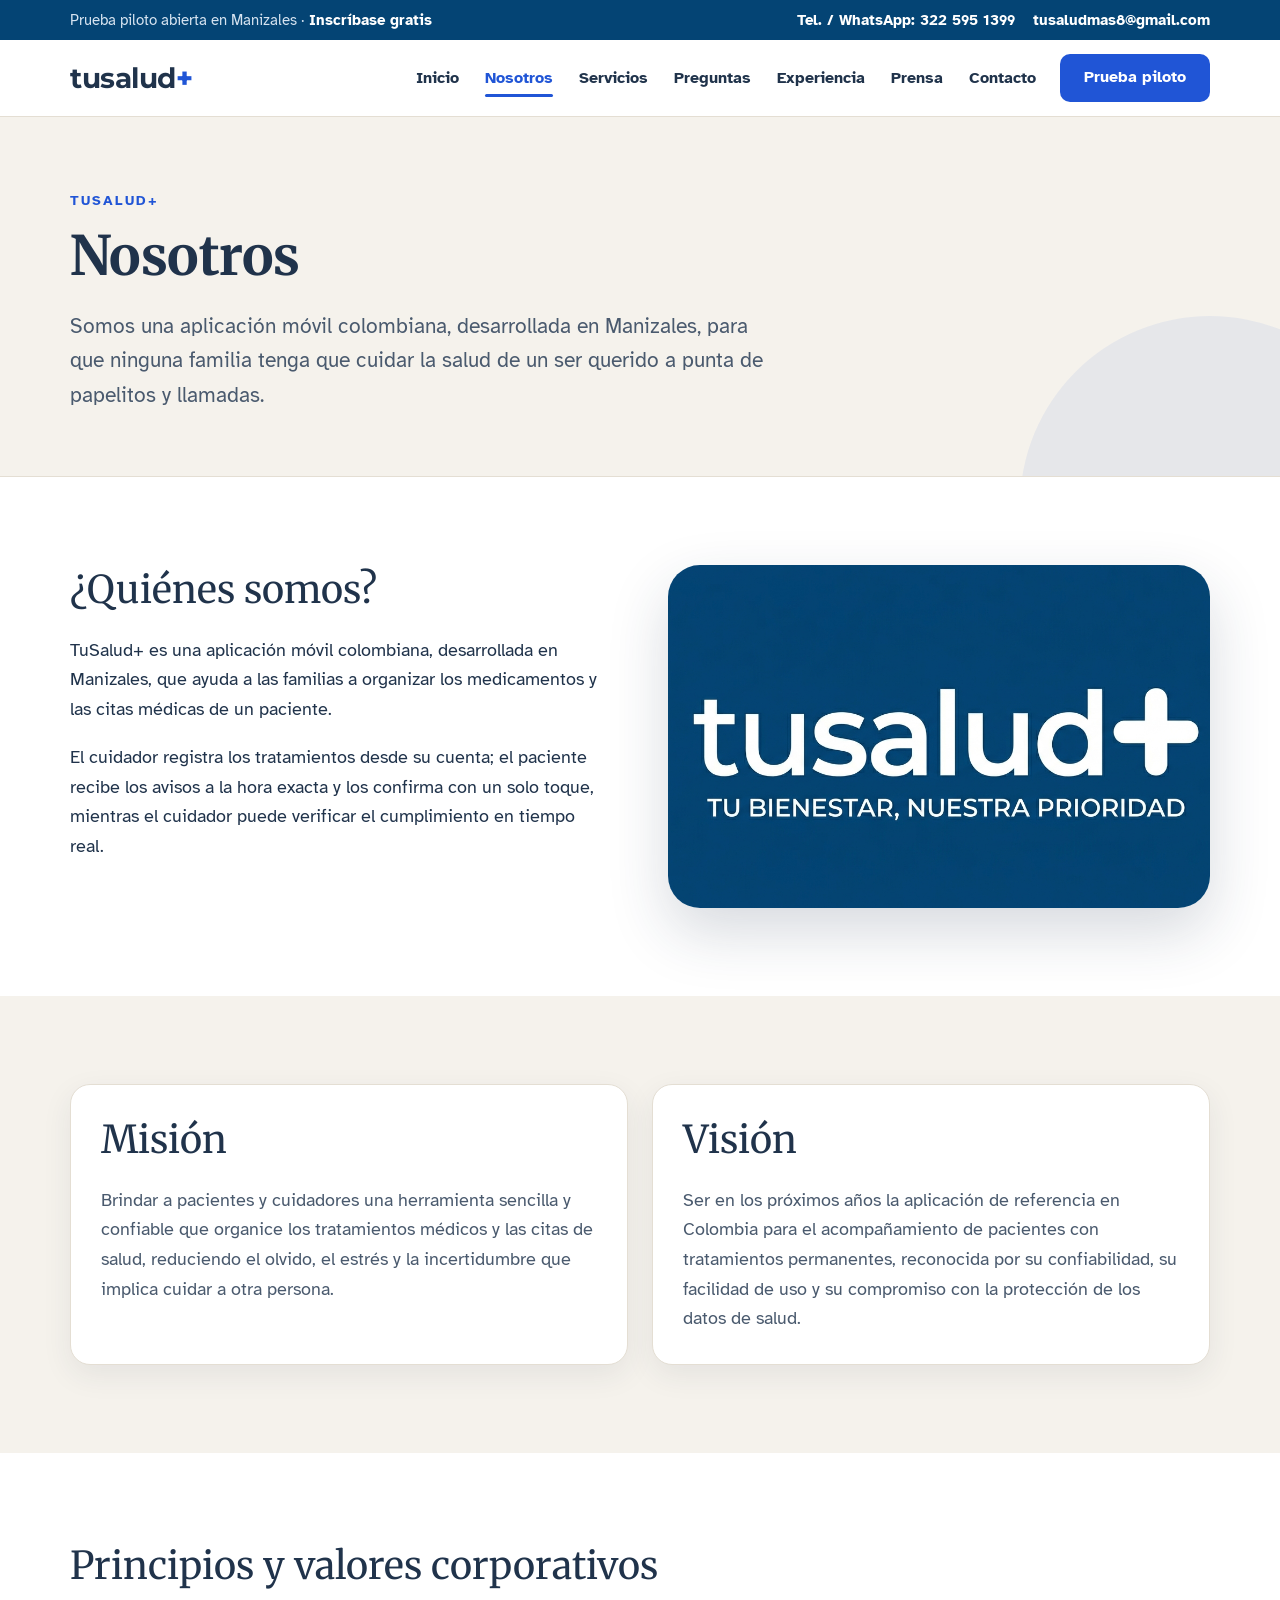
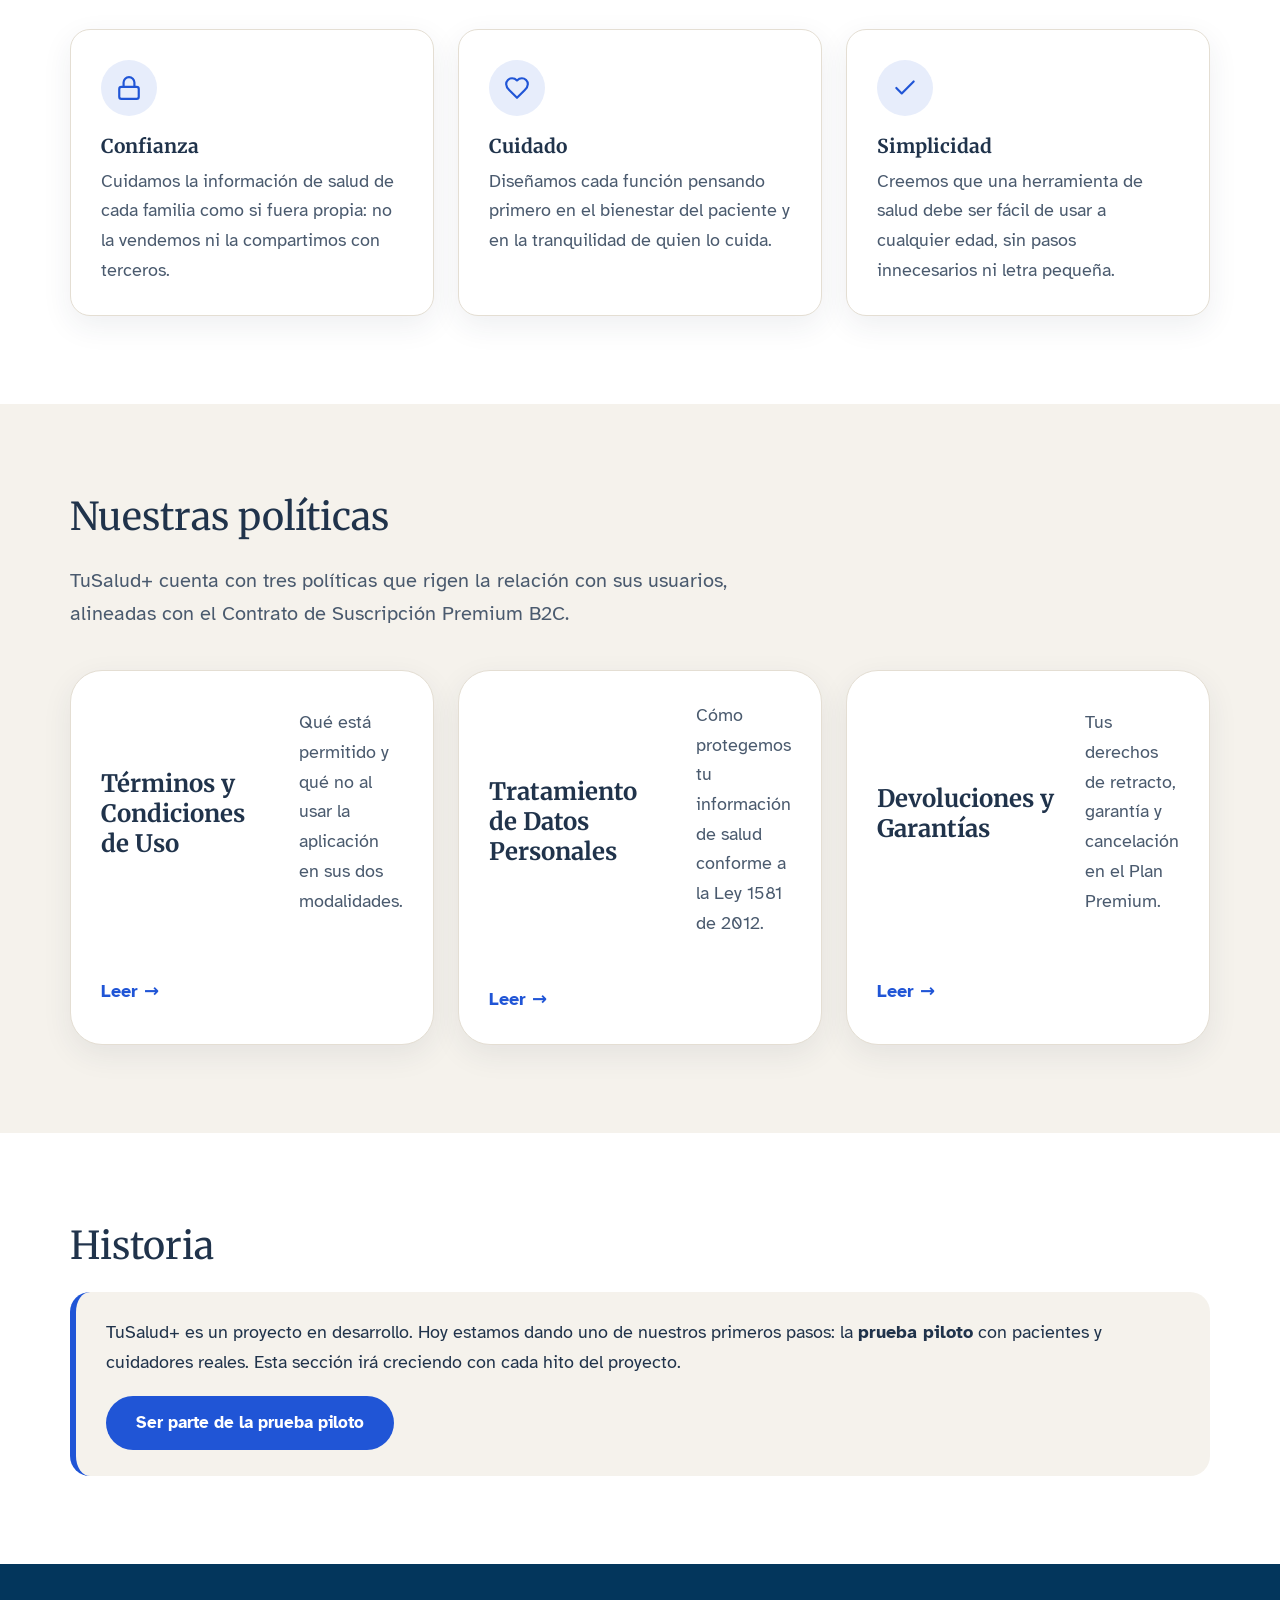
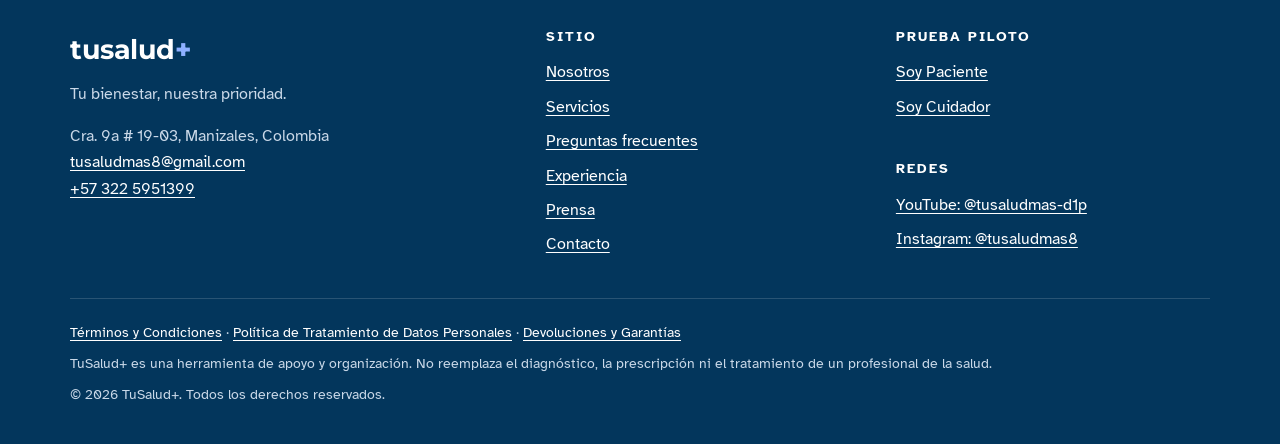
<file: nosotros.html>
<!DOCTYPE html>
<html lang="es">
<head>
  <meta charset="UTF-8">
  <meta name="viewport" content="width=device-width, initial-scale=1">
  <title>Nosotros | TuSalud+</title>
  <meta name="description" content="Conoce quiénes somos, nuestra misión, visión, valores y políticas.">
  <link rel="preconnect" href="https://fonts.googleapis.com">
  <link rel="preconnect" href="https://fonts.gstatic.com" crossorigin>
  <link href="https://fonts.googleapis.com/css2?family=Atkinson+Hyperlegible:ital,wght@0,400;0,700;1,400&family=Merriweather:wght@400;700&family=Montserrat:wght@700;800&display=swap" rel="stylesheet">
  <link rel="stylesheet" href="assets/css/estilos.css">
</head>
<body>
  <a class="saltar" href="#contenido">Saltar al contenido</a>

  <div class="barra-superior">
    <div class="contenedor">
      <span class="aviso-piloto">Prueba piloto abierta en Manizales · <a href="index.html#prueba-piloto">Inscríbase gratis</a></span>
      <span class="datos">
        <a href="tel:+573225951399">Tel. / WhatsApp: 322 595 1399</a>
        <a class="correo" href="mailto:tusaludmas8@gmail.com">tusaludmas8@gmail.com</a>
      </span>
    </div>
  </div>

  <header class="encabezado">
    <div class="contenedor">
      <a class="marca" href="index.html">tusalud<span>+</span></a>
      <button class="menu-boton" aria-controls="menu" aria-expanded="false">Menú</button>
      <nav id="menu" class="menu" aria-label="Principal">
        <a href="index.html">Inicio</a>
        <a href="nosotros.html" aria-current="page">Nosotros</a>
        <a href="servicios.html">Servicios</a>
        <a href="preguntas.html">Preguntas</a>
        <a href="experiencia.html">Experiencia</a>
        <a href="prensa.html">Prensa</a>
        <a href="contacto.html">Contacto</a>
        <a class="boton boton-azul" href="index.html#prueba-piloto">Prueba piloto</a>
      </nav>
    </div>
  </header>

  <main id="contenido">
    <section class="cabecera-pagina">
      <div class="contenedor">
        <h1>Nosotros</h1>
        <p>Somos una aplicación móvil colombiana, desarrollada en Manizales, para que ninguna familia tenga que cuidar la salud de un ser querido a punta de papelitos y llamadas.</p>
      </div>
    </section>

    <section class="seccion">
      <div class="contenedor dos-columnas">
        <div>
          <h2>¿Quiénes somos?</h2>
          <p>TuSalud+ es una aplicación móvil colombiana, desarrollada en Manizales, que ayuda a las familias a organizar los medicamentos y las citas médicas de un paciente.</p>
          <p>El cuidador registra los tratamientos desde su cuenta; el paciente recibe los avisos a la hora exacta y los confirma con un solo toque, mientras el cuidador puede verificar el cumplimiento en tiempo real.</p>
        </div>
        <img class="hero-logo" src="assets/img/logo.png" alt="Logo de TuSalud+" width="1010" height="639">
      </div>
    </section>

    <section class="seccion seccion-alt">
      <div class="contenedor rejilla rejilla-2">
        <div class="tarjeta">
          <h2>Misión</h2>
          <p>Brindar a pacientes y cuidadores una herramienta sencilla y confiable que organice los tratamientos médicos y las citas de salud, reduciendo el olvido, el estrés y la incertidumbre que implica cuidar a otra persona.</p>
        </div>
        <div class="tarjeta">
          <h2>Visión</h2>
          <p>Ser en los próximos años la aplicación de referencia en Colombia para el acompañamiento de pacientes con tratamientos permanentes, reconocida por su confiabilidad, su facilidad de uso y su compromiso con la protección de los datos de salud.</p>
        </div>
      </div>
    </section>

    <section class="seccion">
      <div class="contenedor">
        <h2>Principios y valores corporativos</h2>
        <div class="rejilla rejilla-3 espacio-arriba">
          <div class="tarjeta">
            <div class="icono"><svg viewBox="0 0 24 24" fill="none" stroke="currentColor" stroke-width="2" stroke-linecap="round" stroke-linejoin="round" aria-hidden="true"><rect x="3" y="11" width="18" height="11" rx="2"/><path d="M7 11V7a5 5 0 0 1 10 0v4"/></svg></div>
            <h3>Confianza</h3>
            <p>Cuidamos la información de salud de cada familia como si fuera propia: no la vendemos ni la compartimos con terceros.</p>
          </div>
          <div class="tarjeta">
            <div class="icono"><svg viewBox="0 0 24 24" fill="none" stroke="currentColor" stroke-width="2" stroke-linecap="round" stroke-linejoin="round" aria-hidden="true"><path d="M19 14c1.49-1.46 3-3.21 3-5.5A5.5 5.5 0 0 0 16.5 3c-1.76 0-3 .5-4.5 2-1.5-1.5-2.74-2-4.5-2A5.5 5.5 0 0 0 2 8.5c0 2.3 1.5 4.05 3 5.5l7 7Z"/></svg></div>
            <h3>Cuidado</h3>
            <p>Diseñamos cada función pensando primero en el bienestar del paciente y en la tranquilidad de quien lo cuida.</p>
          </div>
          <div class="tarjeta">
            <div class="icono"><svg viewBox="0 0 24 24" fill="none" stroke="currentColor" stroke-width="2" stroke-linecap="round" stroke-linejoin="round" aria-hidden="true"><path d="M20 6 9 17l-5-5"/></svg></div>
            <h3>Simplicidad</h3>
            <p>Creemos que una herramienta de salud debe ser fácil de usar a cualquier edad, sin pasos innecesarios ni letra pequeña.</p>
          </div>
        </div>
      </div>
    </section>

    <section class="seccion seccion-alt">
      <div class="contenedor">
        <h2>Nuestras políticas</h2>
        <p class="intro">TuSalud+ cuenta con tres políticas que rigen la relación con sus usuarios, alineadas con el Contrato de Suscripción Premium B2C.</p>
        <div class="rejilla rejilla-3 espacio-arriba">
          <a class="perfil" href="politicas.html#terminos">
            <h3>Términos y Condiciones de Uso</h3>
            <p>Qué está permitido y qué no al usar la aplicación en sus dos modalidades.</p>
            <span class="ir">Leer →</span>
          </a>
          <a class="perfil" href="politicas.html#datos">
            <h3>Tratamiento de Datos Personales</h3>
            <p>Cómo protegemos tu información de salud conforme a la Ley 1581 de 2012.</p>
            <span class="ir">Leer →</span>
          </a>
          <a class="perfil" href="politicas.html#devoluciones">
            <h3>Devoluciones y Garantías</h3>
            <p>Tus derechos de retracto, garantía y cancelación en el Plan Premium.</p>
            <span class="ir">Leer →</span>
          </a>
        </div>
      </div>
    </section>

    <section class="seccion">
      <div class="contenedor">
        <h2>Historia</h2>
        <div class="destacado">
          <p>TuSalud+ es un proyecto en desarrollo. Hoy estamos dando uno de nuestros primeros pasos: la <strong>prueba piloto</strong> con pacientes y cuidadores reales. Esta sección irá creciendo con cada hito del proyecto.</p>
          <p><a class="boton boton-azul" href="index.html#prueba-piloto">Ser parte de la prueba piloto</a></p>
        </div>
      </div>
    </section>
  </main>

  <footer class="pie">
    <div class="contenedor">
      <div class="pie-grid">
        <div>
          <a class="marca" href="index.html">tusalud<span>+</span></a>
          <p>Tu bienestar, nuestra prioridad.</p>
          <p>Cra. 9a # 19-03, Manizales, Colombia<br><a href="mailto:tusaludmas8@gmail.com">tusaludmas8@gmail.com</a><br><a href="tel:+573225951399">+57 322 5951399</a></p>
        </div>
        <div>
          <h4>Sitio</h4>
          <ul>
            <li><a href="nosotros.html">Nosotros</a></li>
            <li><a href="servicios.html">Servicios</a></li>
            <li><a href="preguntas.html">Preguntas frecuentes</a></li>
            <li><a href="experiencia.html">Experiencia</a></li>
            <li><a href="prensa.html">Prensa</a></li>
            <li><a href="contacto.html">Contacto</a></li>
          </ul>
        </div>
        <div>
          <h4>Prueba piloto</h4>
          <ul>
            <li><a href="paciente/index.html">Soy Paciente</a></li>
            <li><a href="cuidador/index.html">Soy Cuidador</a></li>
          </ul>
          <h4 class="espacio-arriba">Redes</h4>
          <ul>
            <li><a href="https://youtube.com/@tusaludmas-d1p" target="_blank" rel="noopener">YouTube: @tusaludmas-d1p</a></li>
            <li><a href="https://www.instagram.com/tusaludmas8" target="_blank" rel="noopener">Instagram: @tusaludmas8</a></li>
          </ul>
        </div>
      </div>
      <div class="pie-legal">
        <p><a href="politicas.html#terminos">Términos y Condiciones</a> · <a href="politicas.html#datos">Política de Tratamiento de Datos Personales</a> · <a href="politicas.html#devoluciones">Devoluciones y Garantías</a></p>
        <p>TuSalud+ es una herramienta de apoyo y organización. No reemplaza el diagnóstico, la prescripción ni el tratamiento de un profesional de la salud.</p>
        <p>© <span data-anio>2026</span> TuSalud+. Todos los derechos reservados.</p>
      </div>
    </div>
  </footer>

  <script src="assets/js/main.js"></script>
</body>
</html>
</file>
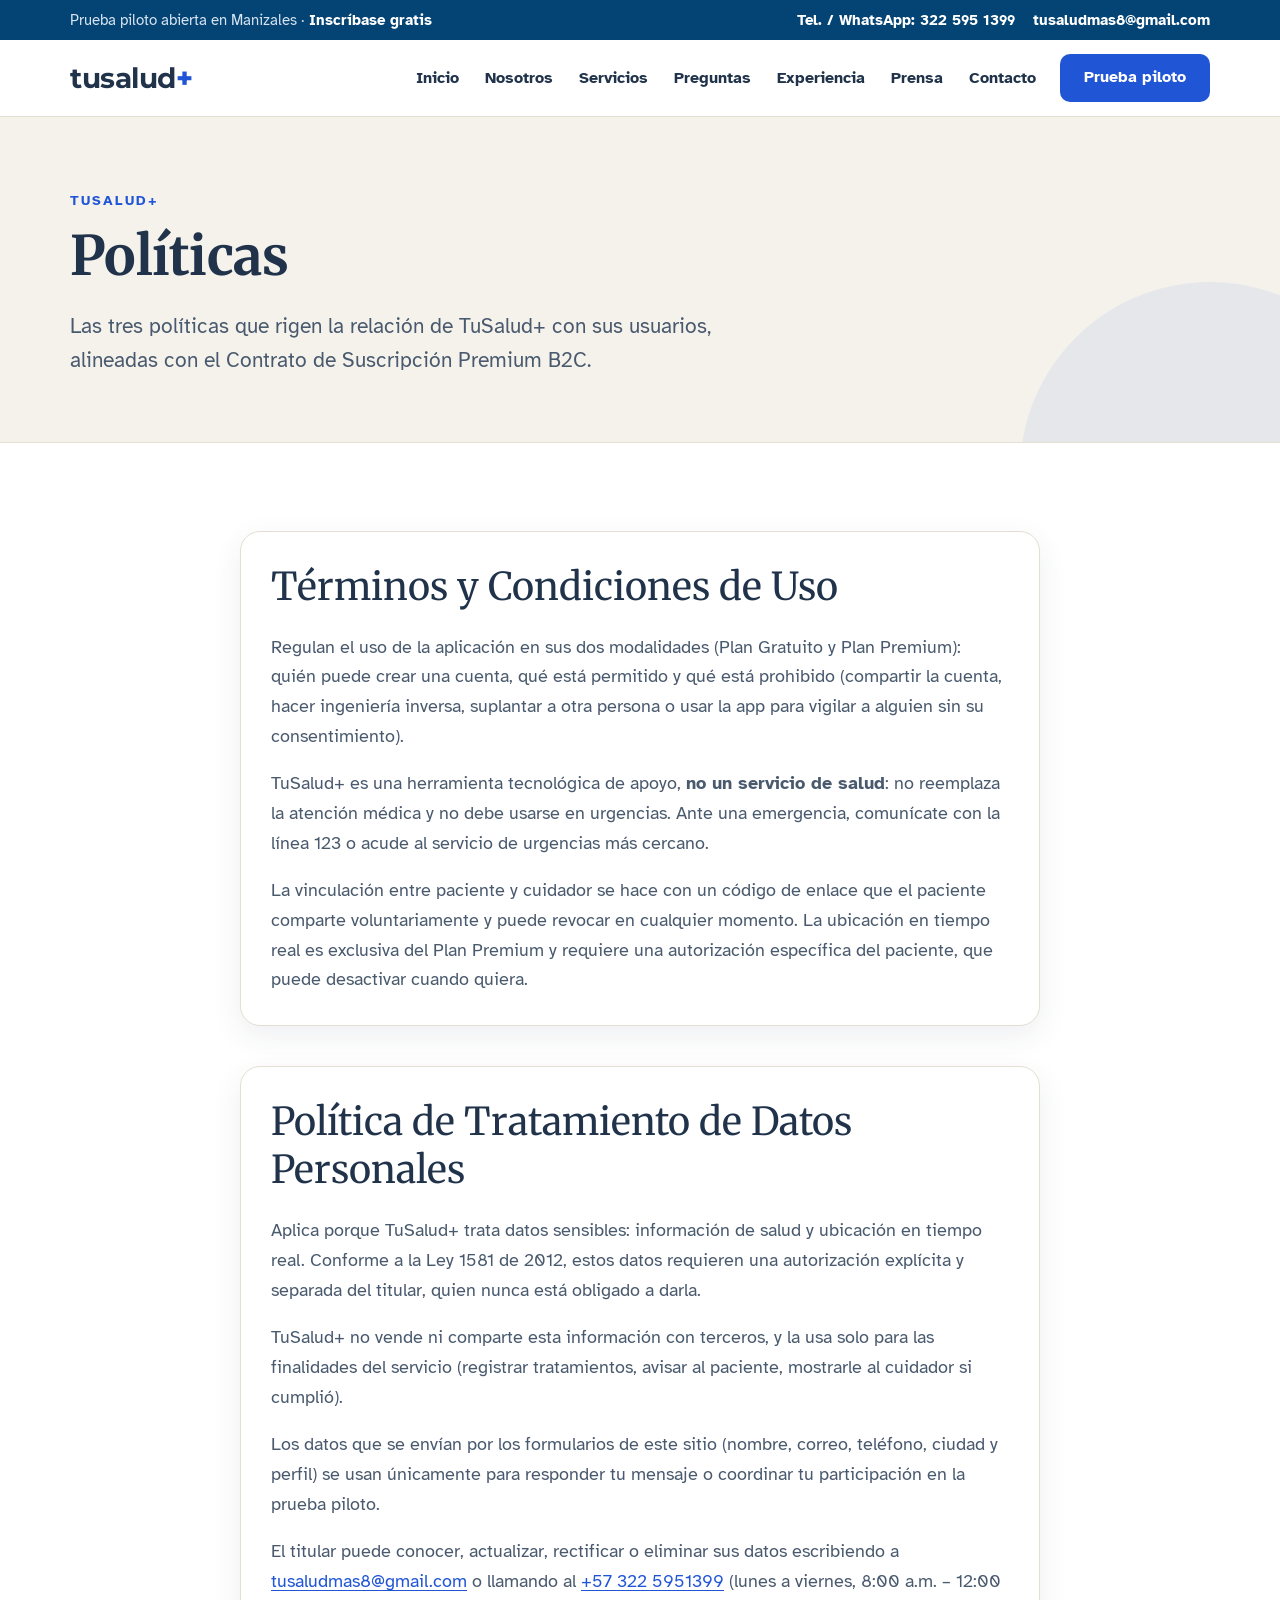
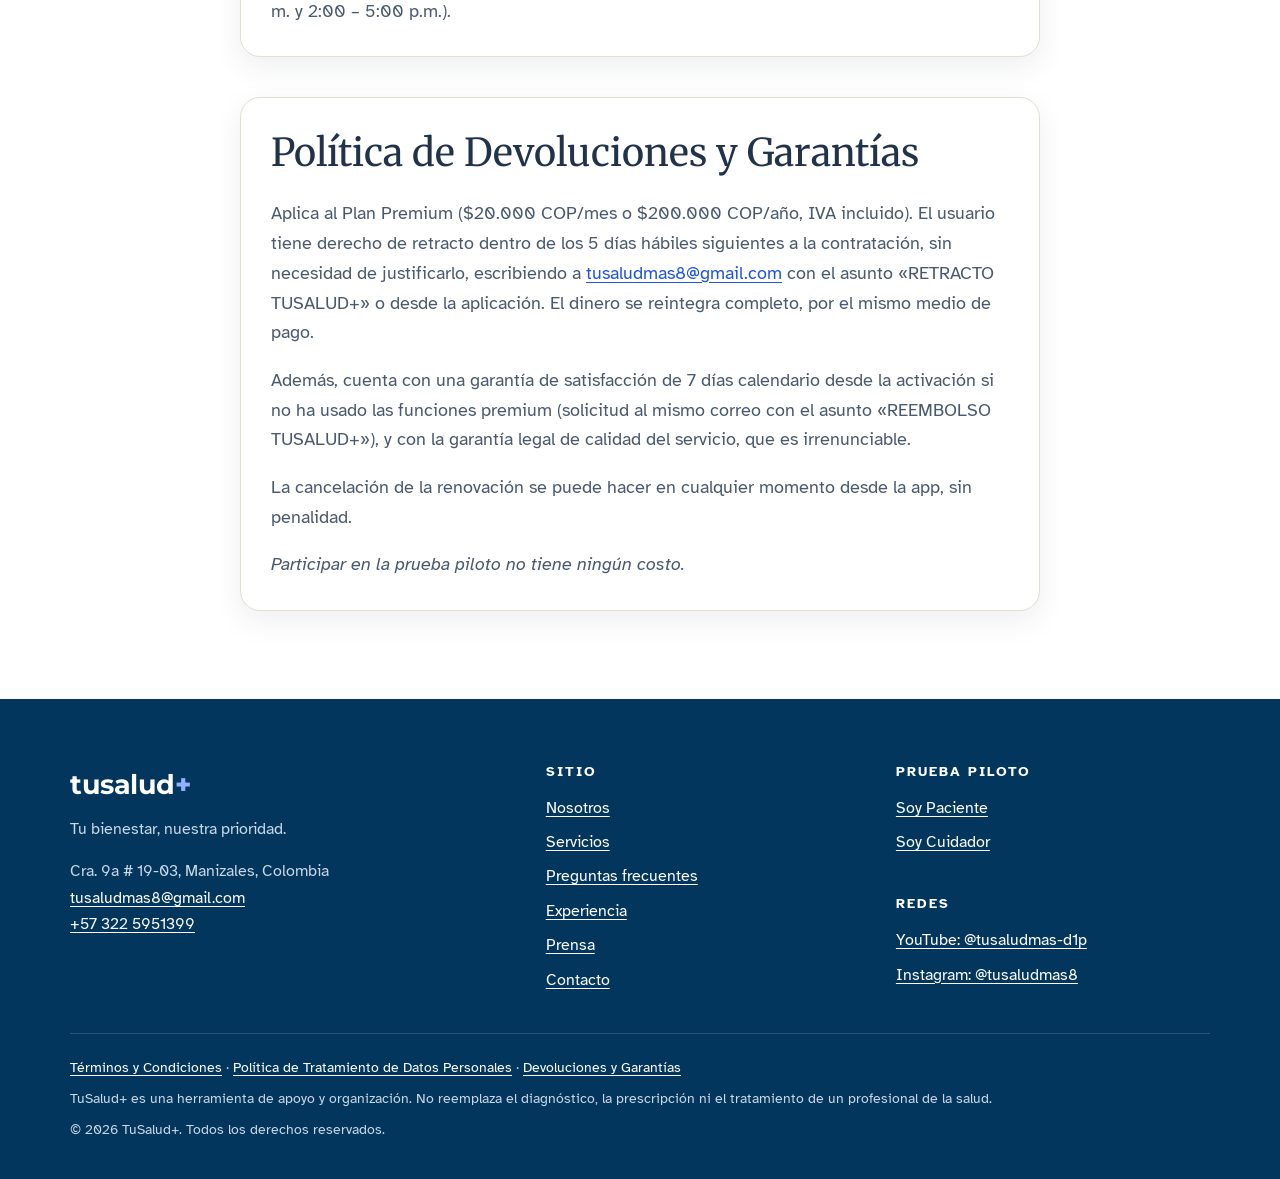
<file: politicas.html>
<!DOCTYPE html>
<html lang="es">
<head>
  <meta charset="UTF-8">
  <meta name="viewport" content="width=device-width, initial-scale=1">
  <title>Políticas | TuSalud+</title>
  <meta name="description" content="Términos y condiciones, tratamiento de datos personales y garantías de TuSalud+.">
  <link rel="preconnect" href="https://fonts.googleapis.com">
  <link rel="preconnect" href="https://fonts.gstatic.com" crossorigin>
  <link href="https://fonts.googleapis.com/css2?family=Atkinson+Hyperlegible:ital,wght@0,400;0,700;1,400&family=Merriweather:wght@400;700&family=Montserrat:wght@700;800&display=swap" rel="stylesheet">
  <link rel="stylesheet" href="assets/css/estilos.css">
</head>
<body>
  <a class="saltar" href="#contenido">Saltar al contenido</a>

  <div class="barra-superior">
    <div class="contenedor">
      <span class="aviso-piloto">Prueba piloto abierta en Manizales · <a href="index.html#prueba-piloto">Inscríbase gratis</a></span>
      <span class="datos">
        <a href="tel:+573225951399">Tel. / WhatsApp: 322 595 1399</a>
        <a class="correo" href="mailto:tusaludmas8@gmail.com">tusaludmas8@gmail.com</a>
      </span>
    </div>
  </div>

  <header class="encabezado">
    <div class="contenedor">
      <a class="marca" href="index.html">tusalud<span>+</span></a>
      <button class="menu-boton" aria-controls="menu" aria-expanded="false">Menú</button>
      <nav id="menu" class="menu" aria-label="Principal">
        <a href="index.html">Inicio</a>
        <a href="nosotros.html">Nosotros</a>
        <a href="servicios.html">Servicios</a>
        <a href="preguntas.html">Preguntas</a>
        <a href="experiencia.html">Experiencia</a>
        <a href="prensa.html">Prensa</a>
        <a href="contacto.html">Contacto</a>
        <a class="boton boton-azul" href="index.html#prueba-piloto">Prueba piloto</a>
      </nav>
    </div>
  </header>

  <main id="contenido">
    <section class="cabecera-pagina">
      <div class="contenedor">
        <h1>Políticas</h1>
        <p>Las tres políticas que rigen la relación de TuSalud+ con sus usuarios, alineadas con el Contrato de Suscripción Premium B2C.</p>
      </div>
    </section>

    <section class="seccion">
      <div class="contenedor angosto">
        <article id="terminos" class="tarjeta">
          <h2>Términos y Condiciones de Uso</h2>
          <p>Regulan el uso de la aplicación en sus dos modalidades (Plan Gratuito y Plan Premium): quién puede crear una cuenta, qué está permitido y qué está prohibido (compartir la cuenta, hacer ingeniería inversa, suplantar a otra persona o usar la app para vigilar a alguien sin su consentimiento).</p>
          <p>TuSalud+ es una herramienta tecnológica de apoyo, <strong>no un servicio de salud</strong>: no reemplaza la atención médica y no debe usarse en urgencias. Ante una emergencia, comunícate con la línea 123 o acude al servicio de urgencias más cercano.</p>
          <p>La vinculación entre paciente y cuidador se hace con un código de enlace que el paciente comparte voluntariamente y puede revocar en cualquier momento. La ubicación en tiempo real es exclusiva del Plan Premium y requiere una autorización específica del paciente, que puede desactivar cuando quiera.</p>
        </article>

        <article id="datos" class="tarjeta espacio-arriba">
          <h2>Política de Tratamiento de Datos Personales</h2>
          <p>Aplica porque TuSalud+ trata datos sensibles: información de salud y ubicación en tiempo real. Conforme a la Ley 1581 de 2012, estos datos requieren una autorización explícita y separada del titular, quien nunca está obligado a darla.</p>
          <p>TuSalud+ no vende ni comparte esta información con terceros, y la usa solo para las finalidades del servicio (registrar tratamientos, avisar al paciente, mostrarle al cuidador si cumplió).</p>
          <p>Los datos que se envían por los formularios de este sitio (nombre, correo, teléfono, ciudad y perfil) se usan únicamente para responder tu mensaje o coordinar tu participación en la prueba piloto.</p>
          <p>El titular puede conocer, actualizar, rectificar o eliminar sus datos escribiendo a <a href="mailto:tusaludmas8@gmail.com">tusaludmas8@gmail.com</a> o llamando al <a href="tel:+573225951399">+57 322 5951399</a> (lunes a viernes, 8:00 a.m. – 12:00 m. y 2:00 – 5:00 p.m.).</p>
        </article>

        <article id="devoluciones" class="tarjeta espacio-arriba">
          <h2>Política de Devoluciones y Garantías</h2>
          <p>Aplica al Plan Premium ($20.000 COP/mes o $200.000 COP/año, IVA incluido). El usuario tiene derecho de retracto dentro de los 5 días hábiles siguientes a la contratación, sin necesidad de justificarlo, escribiendo a <a href="mailto:tusaludmas8@gmail.com?subject=RETRACTO%20TUSALUD%2B">tusaludmas8@gmail.com</a> con el asunto «RETRACTO TUSALUD+» o desde la aplicación. El dinero se reintegra completo, por el mismo medio de pago.</p>
          <p>Además, cuenta con una garantía de satisfacción de 7 días calendario desde la activación si no ha usado las funciones premium (solicitud al mismo correo con el asunto «REEMBOLSO TUSALUD+»), y con la garantía legal de calidad del servicio, que es irrenunciable.</p>
          <p>La cancelación de la renovación se puede hacer en cualquier momento desde la app, sin penalidad.</p>
          <p><em>Participar en la prueba piloto no tiene ningún costo.</em></p>
        </article>
      </div>
    </section>
  </main>

  <footer class="pie">
    <div class="contenedor">
      <div class="pie-grid">
        <div>
          <a class="marca" href="index.html">tusalud<span>+</span></a>
          <p>Tu bienestar, nuestra prioridad.</p>
          <p>Cra. 9a # 19-03, Manizales, Colombia<br><a href="mailto:tusaludmas8@gmail.com">tusaludmas8@gmail.com</a><br><a href="tel:+573225951399">+57 322 5951399</a></p>
        </div>
        <div>
          <h4>Sitio</h4>
          <ul>
            <li><a href="nosotros.html">Nosotros</a></li>
            <li><a href="servicios.html">Servicios</a></li>
            <li><a href="preguntas.html">Preguntas frecuentes</a></li>
            <li><a href="experiencia.html">Experiencia</a></li>
            <li><a href="prensa.html">Prensa</a></li>
            <li><a href="contacto.html">Contacto</a></li>
          </ul>
        </div>
        <div>
          <h4>Prueba piloto</h4>
          <ul>
            <li><a href="paciente/index.html">Soy Paciente</a></li>
            <li><a href="cuidador/index.html">Soy Cuidador</a></li>
          </ul>
          <h4 class="espacio-arriba">Redes</h4>
          <ul>
            <li><a href="https://youtube.com/@tusaludmas-d1p" target="_blank" rel="noopener">YouTube: @tusaludmas-d1p</a></li>
            <li><a href="https://www.instagram.com/tusaludmas8" target="_blank" rel="noopener">Instagram: @tusaludmas8</a></li>
          </ul>
        </div>
      </div>
      <div class="pie-legal">
        <p><a href="politicas.html#terminos">Términos y Condiciones</a> · <a href="politicas.html#datos">Política de Tratamiento de Datos Personales</a> · <a href="politicas.html#devoluciones">Devoluciones y Garantías</a></p>
        <p>TuSalud+ es una herramienta de apoyo y organización. No reemplaza el diagnóstico, la prescripción ni el tratamiento de un profesional de la salud.</p>
        <p>© <span data-anio>2026</span> TuSalud+. Todos los derechos reservados.</p>
      </div>
    </div>
  </footer>

  <script src="assets/js/main.js"></script>
</body>
</html>
</file>
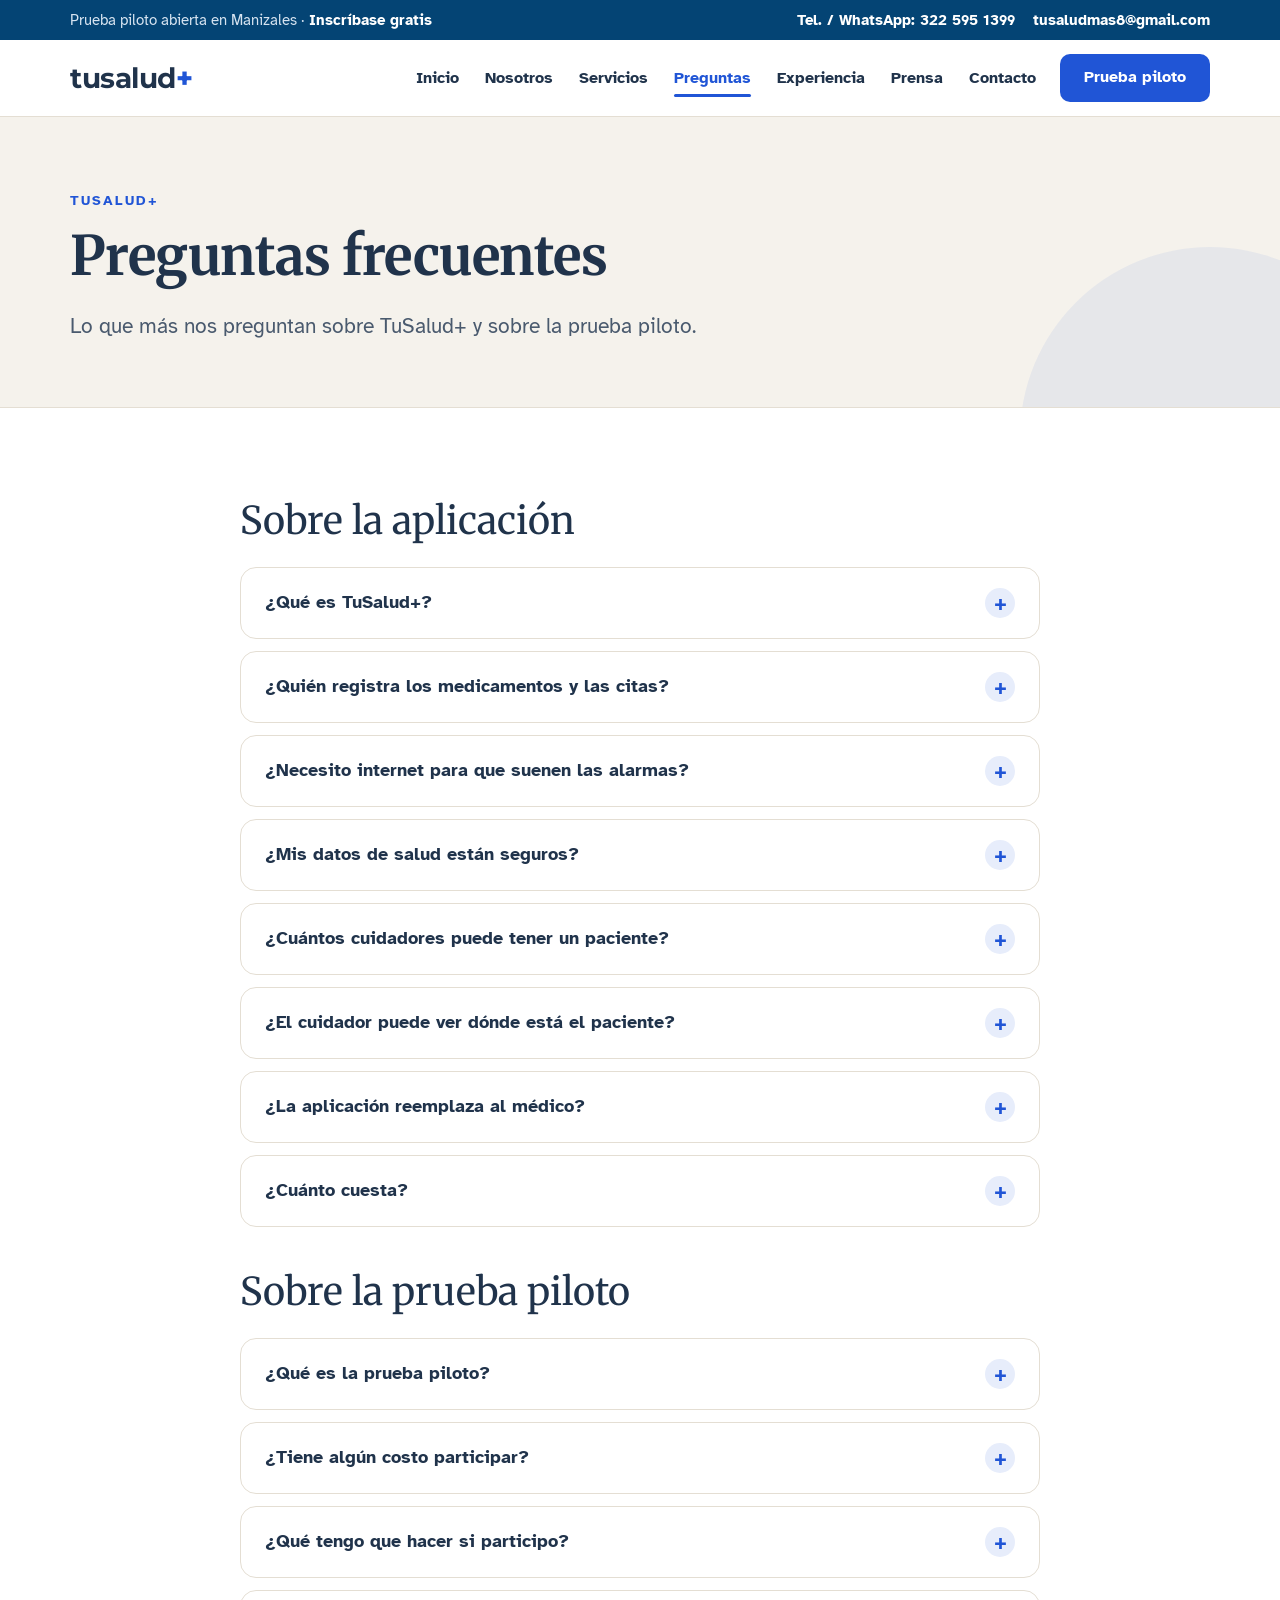
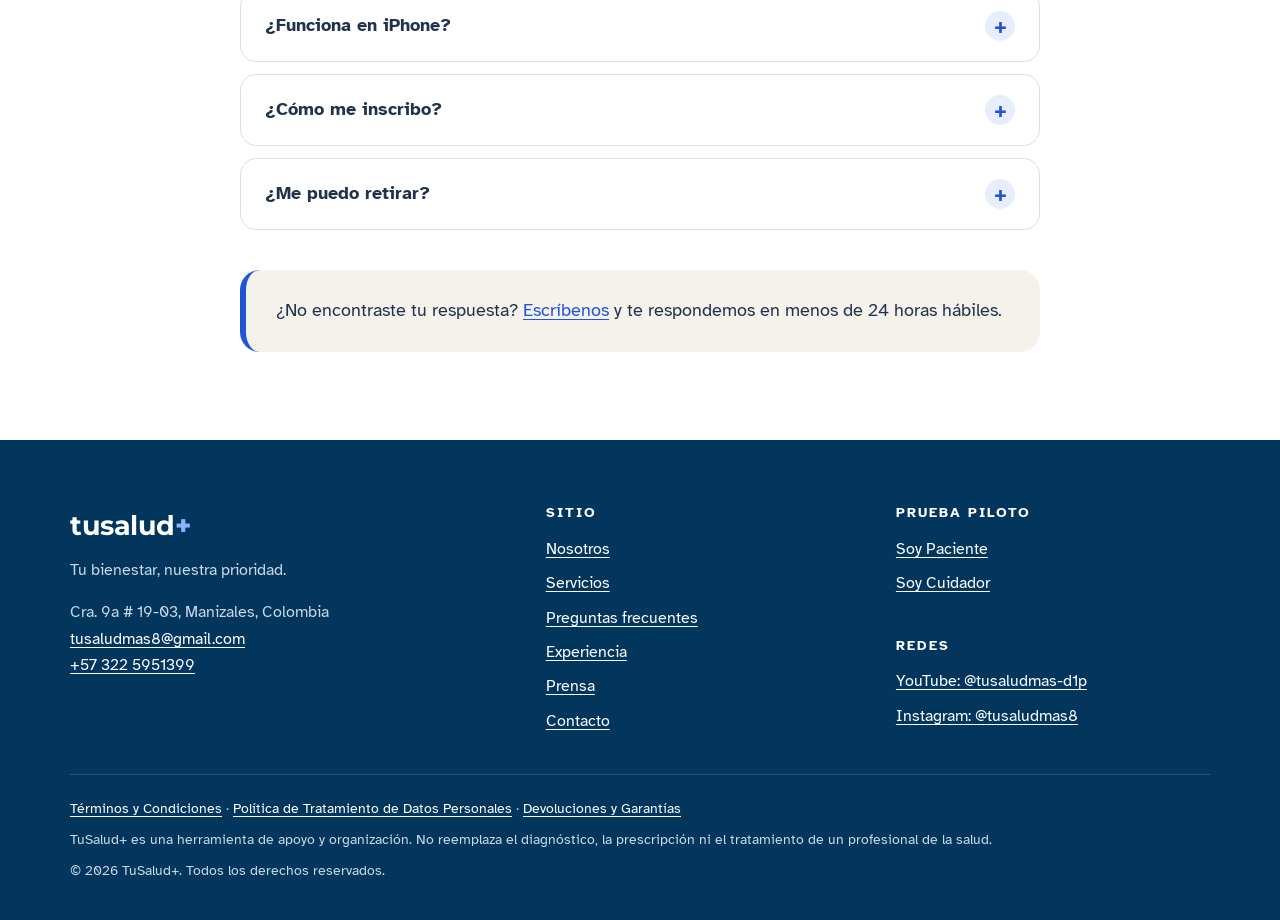
<file: preguntas.html>
<!DOCTYPE html>
<html lang="es">
<head>
  <meta charset="UTF-8">
  <meta name="viewport" content="width=device-width, initial-scale=1">
  <title>Preguntas frecuentes | TuSalud+</title>
  <meta name="description" content="Respuestas a las preguntas más comunes sobre TuSalud+ y su prueba piloto.">
  <link rel="preconnect" href="https://fonts.googleapis.com">
  <link rel="preconnect" href="https://fonts.gstatic.com" crossorigin>
  <link href="https://fonts.googleapis.com/css2?family=Atkinson+Hyperlegible:ital,wght@0,400;0,700;1,400&family=Merriweather:wght@400;700&family=Montserrat:wght@700;800&display=swap" rel="stylesheet">
  <link rel="stylesheet" href="assets/css/estilos.css">
</head>
<body>
  <a class="saltar" href="#contenido">Saltar al contenido</a>

  <div class="barra-superior">
    <div class="contenedor">
      <span class="aviso-piloto">Prueba piloto abierta en Manizales · <a href="index.html#prueba-piloto">Inscríbase gratis</a></span>
      <span class="datos">
        <a href="tel:+573225951399">Tel. / WhatsApp: 322 595 1399</a>
        <a class="correo" href="mailto:tusaludmas8@gmail.com">tusaludmas8@gmail.com</a>
      </span>
    </div>
  </div>

  <header class="encabezado">
    <div class="contenedor">
      <a class="marca" href="index.html">tusalud<span>+</span></a>
      <button class="menu-boton" aria-controls="menu" aria-expanded="false">Menú</button>
      <nav id="menu" class="menu" aria-label="Principal">
        <a href="index.html">Inicio</a>
        <a href="nosotros.html">Nosotros</a>
        <a href="servicios.html">Servicios</a>
        <a href="preguntas.html" aria-current="page">Preguntas</a>
        <a href="experiencia.html">Experiencia</a>
        <a href="prensa.html">Prensa</a>
        <a href="contacto.html">Contacto</a>
        <a class="boton boton-azul" href="index.html#prueba-piloto">Prueba piloto</a>
      </nav>
    </div>
  </header>

  <main id="contenido">
    <section class="cabecera-pagina">
      <div class="contenedor">
        <h1>Preguntas frecuentes</h1>
        <p>Lo que más nos preguntan sobre TuSalud+ y sobre la prueba piloto.</p>
      </div>
    </section>

    <section class="seccion">
      <div class="contenedor faq angosto">
        <h2>Sobre la aplicación</h2>
        <details>
          <summary>¿Qué es TuSalud+?</summary>
          <p>Es una aplicación móvil que organiza los medicamentos y las citas médicas de un paciente, y le avisa al cuidador si se cumplieron.</p>
        </details>
        <details>
          <summary>¿Quién registra los medicamentos y las citas?</summary>
          <p>El cuidador los registra desde su cuenta; el paciente solo recibe el aviso y confirma con un botón. Si el paciente no tiene cuidador, también puede registrarlos él mismo.</p>
        </details>
        <details>
          <summary>¿Necesito internet para que suenen las alarmas?</summary>
          <p>No. Una vez programadas, las alarmas quedan guardadas en el celular y suenan aunque no haya conexión.</p>
        </details>
        <details>
          <summary>¿Mis datos de salud están seguros?</summary>
          <p>Sí. No se venden ni se comparten con terceros, y se tratan conforme a la Ley 1581 de 2012 de protección de datos personales en Colombia.</p>
        </details>
        <details>
          <summary>¿Cuántos cuidadores puede tener un paciente?</summary>
          <p>Con el Plan Gratuito, un cuidador; con el Plan Premium, hasta tres cuidadores al mismo tiempo.</p>
        </details>
        <details>
          <summary>¿El cuidador puede ver dónde está el paciente?</summary>
          <p>Solo con el Plan Premium y solo si el paciente lo autoriza. El paciente puede desactivar la ubicación o desvincular al cuidador cuando quiera.</p>
        </details>
        <details>
          <summary>¿La aplicación reemplaza al médico?</summary>
          <p>No. TuSalud+ es una herramienta de apoyo y organización; no reemplaza el diagnóstico ni el tratamiento de un profesional de la salud.</p>
        </details>
        <details>
          <summary>¿Cuánto cuesta?</summary>
          <p>Las funciones esenciales son gratuitas y lo seguirán siendo. El Plan Premium cuesta $20.000 COP al mes o $200.000 COP al año. Consulta la sección de <a href="servicios.html">Servicios</a>.</p>
        </details>

        <h2 class="espacio-arriba">Sobre la prueba piloto</h2>
        <details>
          <summary>¿Qué es la prueba piloto?</summary>
          <p>Es la etapa en la que un grupo de pacientes y cuidadores usa TuSalud+ en su día a día antes del lanzamiento oficial, y nos cuenta su experiencia para mejorar la aplicación.</p>
        </details>
        <details>
          <summary>¿Tiene algún costo participar?</summary>
          <p>No. Participar es completamente gratis y no te pediremos datos de tarjeta.</p>
        </details>
        <details>
          <summary>¿Qué tengo que hacer si participo?</summary>
          <p>Nuestro equipo te ayuda a instalar la aplicación. Tú la usas con normalidad y al final nos cuentas cómo te fue, en una encuesta o entrevista corta.</p>
        </details>
        <details>
          <summary>¿Funciona en iPhone?</summary>
          <p>Por ahora la prueba piloto es solo para celulares Android.</p>
        </details>
        <details>
          <summary>¿Cómo me inscribo?</summary>
          <p>Entra a la página de tu perfil (<a href="paciente/index.html">Soy Paciente</a> o <a href="cuidador/index.html">Soy Cuidador</a>) y llena el formulario. Te contactamos en menos de 24 horas hábiles.</p>
        </details>
        <details>
          <summary>¿Me puedo retirar?</summary>
          <p>Sí, cuando quieras, sin dar explicaciones. Si lo pides, eliminamos tus datos.</p>
        </details>

        <div class="destacado espacio-arriba">
          <p>¿No encontraste tu respuesta? <a href="contacto.html">Escríbenos</a> y te respondemos en menos de 24 horas hábiles.</p>
        </div>
      </div>
    </section>
  </main>

  <footer class="pie">
    <div class="contenedor">
      <div class="pie-grid">
        <div>
          <a class="marca" href="index.html">tusalud<span>+</span></a>
          <p>Tu bienestar, nuestra prioridad.</p>
          <p>Cra. 9a # 19-03, Manizales, Colombia<br><a href="mailto:tusaludmas8@gmail.com">tusaludmas8@gmail.com</a><br><a href="tel:+573225951399">+57 322 5951399</a></p>
        </div>
        <div>
          <h4>Sitio</h4>
          <ul>
            <li><a href="nosotros.html">Nosotros</a></li>
            <li><a href="servicios.html">Servicios</a></li>
            <li><a href="preguntas.html">Preguntas frecuentes</a></li>
            <li><a href="experiencia.html">Experiencia</a></li>
            <li><a href="prensa.html">Prensa</a></li>
            <li><a href="contacto.html">Contacto</a></li>
          </ul>
        </div>
        <div>
          <h4>Prueba piloto</h4>
          <ul>
            <li><a href="paciente/index.html">Soy Paciente</a></li>
            <li><a href="cuidador/index.html">Soy Cuidador</a></li>
          </ul>
          <h4 class="espacio-arriba">Redes</h4>
          <ul>
            <li><a href="https://youtube.com/@tusaludmas-d1p" target="_blank" rel="noopener">YouTube: @tusaludmas-d1p</a></li>
            <li><a href="https://www.instagram.com/tusaludmas8" target="_blank" rel="noopener">Instagram: @tusaludmas8</a></li>
          </ul>
        </div>
      </div>
      <div class="pie-legal">
        <p><a href="politicas.html#terminos">Términos y Condiciones</a> · <a href="politicas.html#datos">Política de Tratamiento de Datos Personales</a> · <a href="politicas.html#devoluciones">Devoluciones y Garantías</a></p>
        <p>TuSalud+ es una herramienta de apoyo y organización. No reemplaza el diagnóstico, la prescripción ni el tratamiento de un profesional de la salud.</p>
        <p>© <span data-anio>2026</span> TuSalud+. Todos los derechos reservados.</p>
      </div>
    </div>
  </footer>

  <script src="assets/js/main.js"></script>
</body>
</html>
</file>
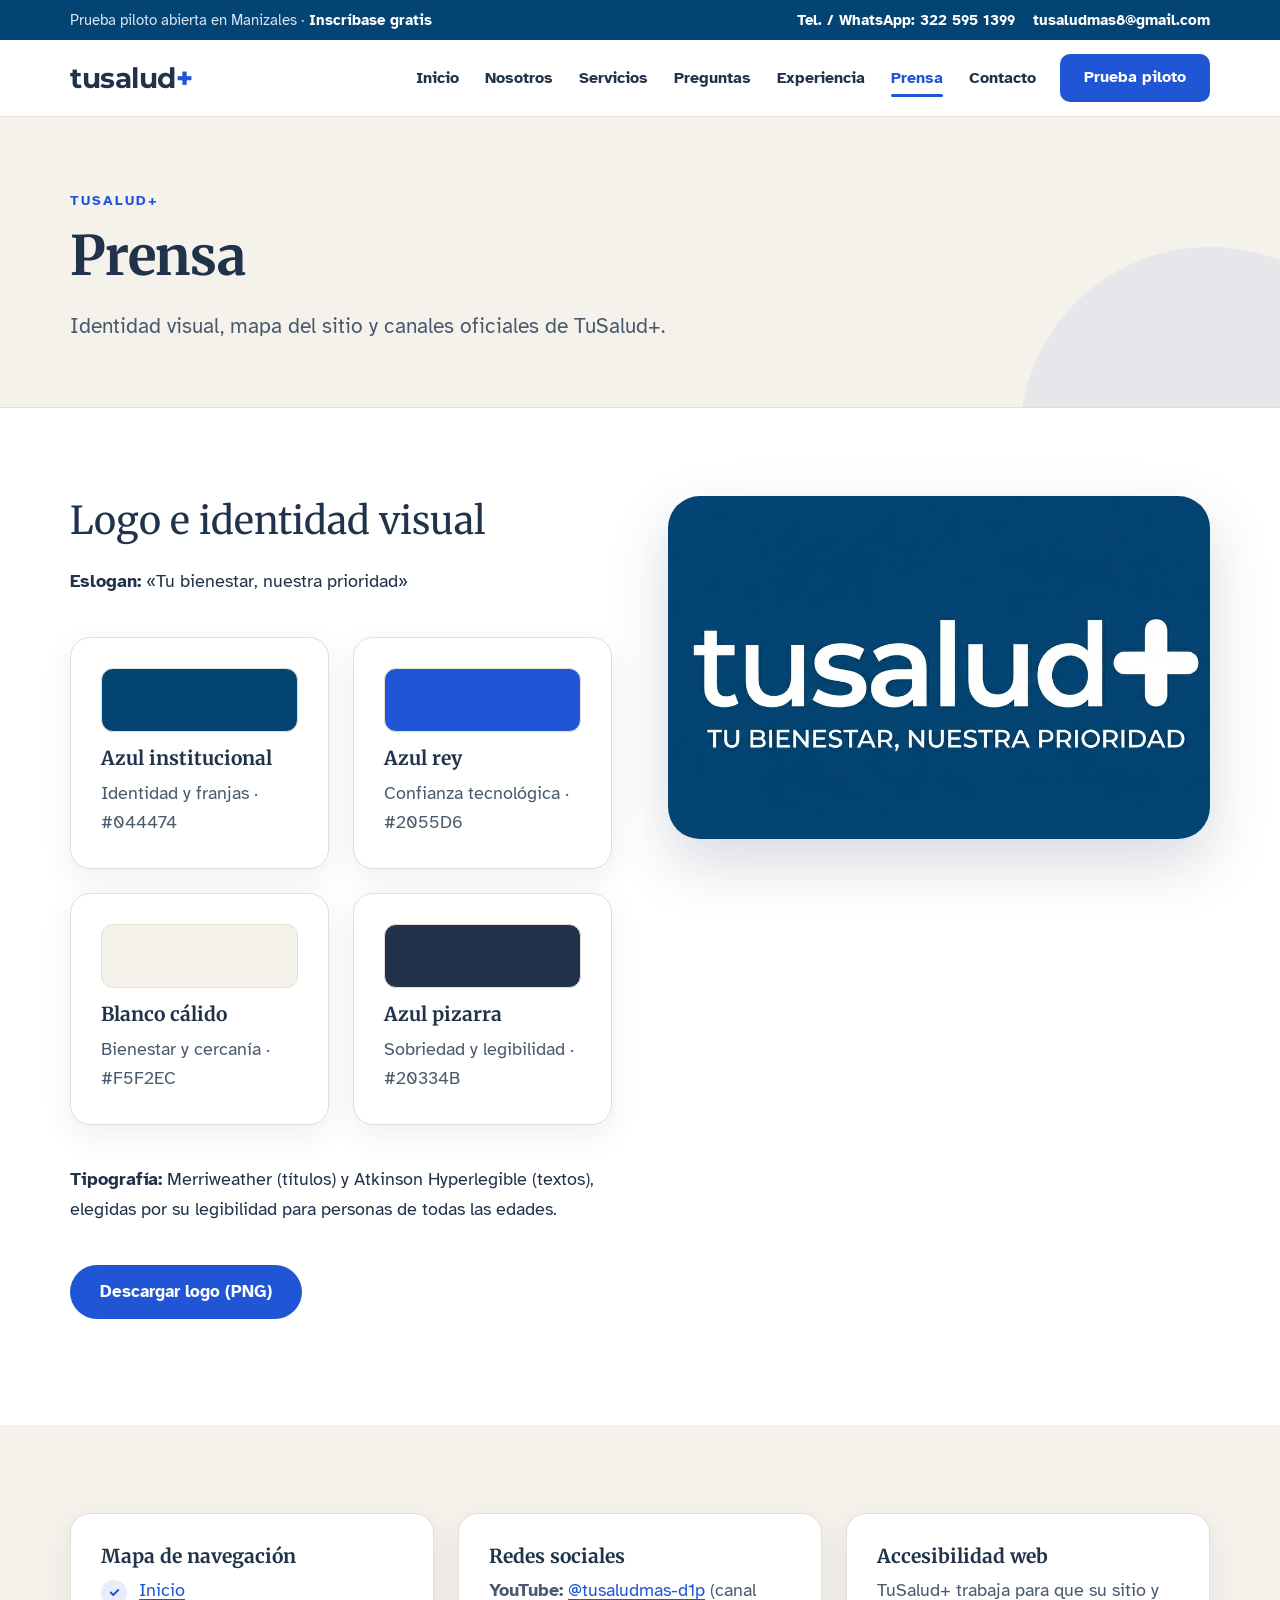
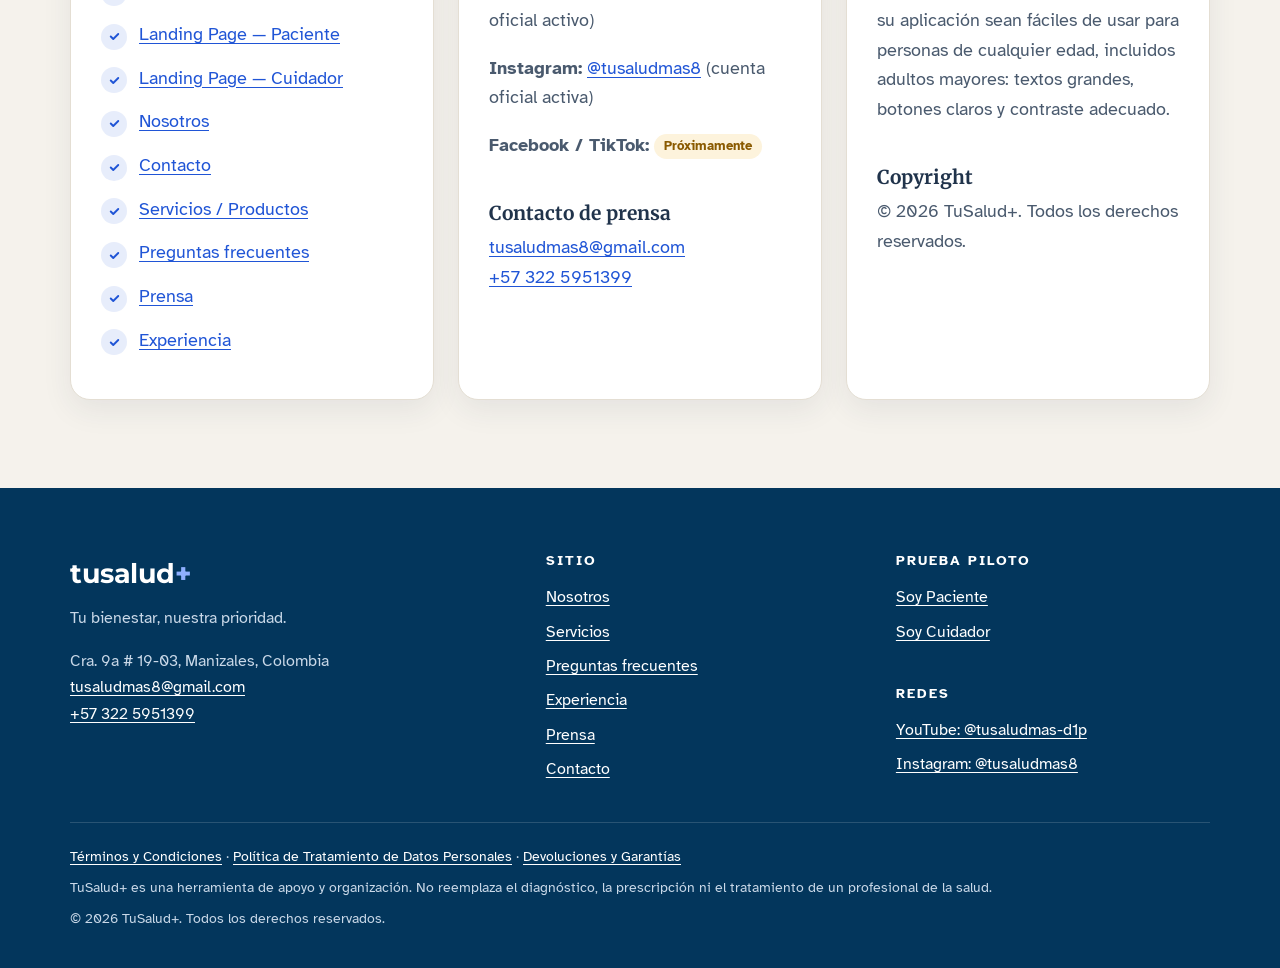
<file: prensa.html>
<!DOCTYPE html>
<html lang="es">
<head>
  <meta charset="UTF-8">
  <meta name="viewport" content="width=device-width, initial-scale=1">
  <title>Prensa | TuSalud+</title>
  <meta name="description" content="Logo, identidad visual, mapa del sitio y redes oficiales de TuSalud+.">
  <link rel="preconnect" href="https://fonts.googleapis.com">
  <link rel="preconnect" href="https://fonts.gstatic.com" crossorigin>
  <link href="https://fonts.googleapis.com/css2?family=Atkinson+Hyperlegible:ital,wght@0,400;0,700;1,400&family=Merriweather:wght@400;700&family=Montserrat:wght@700;800&display=swap" rel="stylesheet">
  <link rel="stylesheet" href="assets/css/estilos.css">
</head>
<body>
  <a class="saltar" href="#contenido">Saltar al contenido</a>

  <div class="barra-superior">
    <div class="contenedor">
      <span class="aviso-piloto">Prueba piloto abierta en Manizales · <a href="index.html#prueba-piloto">Inscríbase gratis</a></span>
      <span class="datos">
        <a href="tel:+573225951399">Tel. / WhatsApp: 322 595 1399</a>
        <a class="correo" href="mailto:tusaludmas8@gmail.com">tusaludmas8@gmail.com</a>
      </span>
    </div>
  </div>

  <header class="encabezado">
    <div class="contenedor">
      <a class="marca" href="index.html">tusalud<span>+</span></a>
      <button class="menu-boton" aria-controls="menu" aria-expanded="false">Menú</button>
      <nav id="menu" class="menu" aria-label="Principal">
        <a href="index.html">Inicio</a>
        <a href="nosotros.html">Nosotros</a>
        <a href="servicios.html">Servicios</a>
        <a href="preguntas.html">Preguntas</a>
        <a href="experiencia.html">Experiencia</a>
        <a href="prensa.html" aria-current="page">Prensa</a>
        <a href="contacto.html">Contacto</a>
        <a class="boton boton-azul" href="index.html#prueba-piloto">Prueba piloto</a>
      </nav>
    </div>
  </header>

  <main id="contenido">
    <section class="cabecera-pagina">
      <div class="contenedor">
        <h1>Prensa</h1>
        <p>Identidad visual, mapa del sitio y canales oficiales de TuSalud+.</p>
      </div>
    </section>

    <section class="seccion">
      <div class="contenedor dos-columnas">
        <div>
          <h2>Logo e identidad visual</h2>
          <p><strong>Eslogan:</strong> «Tu bienestar, nuestra prioridad»</p>
          <div class="rejilla rejilla-2 espacio-arriba">
            <div class="tarjeta">
              <div class="muestra-color color-azul-oscuro"></div>
              <h3>Azul institucional</h3>
              <p>Identidad y franjas · #044474</p>
            </div>
            <div class="tarjeta">
              <div class="muestra-color color-azul-rey"></div>
              <h3>Azul rey</h3>
              <p>Confianza tecnológica · #2055D6</p>
            </div>
            <div class="tarjeta">
              <div class="muestra-color color-crema"></div>
              <h3>Blanco cálido</h3>
              <p>Bienestar y cercanía · #F5F2EC</p>
            </div>
            <div class="tarjeta">
              <div class="muestra-color color-pizarra"></div>
              <h3>Azul pizarra</h3>
              <p>Sobriedad y legibilidad · #20334B</p>
            </div>
          </div>
          <p class="espacio-arriba"><strong>Tipografía:</strong> Merriweather (títulos) y Atkinson Hyperlegible (textos), elegidas por su legibilidad para personas de todas las edades.</p>
          <p class="espacio-arriba"><a class="boton boton-azul" href="assets/img/logo.png" download="TuSalud+_logo.png">Descargar logo (PNG)</a></p>
        </div>
        <img class="hero-logo" src="assets/img/logo.png" alt="Logo de TuSalud+ sobre fondo azul institucional" width="1010" height="639">
      </div>
    </section>

    <section class="seccion seccion-alt">
      <div class="contenedor rejilla rejilla-3">
        <div class="tarjeta">
          <h3>Mapa de navegación</h3>
          <ul class="lista-chulo">
            <li><a href="index.html">Inicio</a></li>
            <li><a href="paciente/index.html">Landing Page — Paciente</a></li>
            <li><a href="cuidador/index.html">Landing Page — Cuidador</a></li>
            <li><a href="nosotros.html">Nosotros</a></li>
            <li><a href="contacto.html">Contacto</a></li>
            <li><a href="servicios.html">Servicios / Productos</a></li>
            <li><a href="preguntas.html">Preguntas frecuentes</a></li>
            <li><a href="prensa.html">Prensa</a></li>
            <li><a href="experiencia.html">Experiencia</a></li>
          </ul>
        </div>
        <div class="tarjeta">
          <h3>Redes sociales</h3>
          <p><strong>YouTube:</strong> <a href="https://youtube.com/@tusaludmas-d1p" target="_blank" rel="noopener">@tusaludmas-d1p</a> (canal oficial activo)</p>
          <p><strong>Instagram:</strong> <a href="https://www.instagram.com/tusaludmas8" target="_blank" rel="noopener">@tusaludmas8</a> (cuenta oficial activa)</p>
          <p><strong>Facebook / TikTok:</strong> <span class="proximamente">Próximamente</span></p>
          <h3 class="espacio-arriba">Contacto de prensa</h3>
          <p><a href="mailto:tusaludmas8@gmail.com">tusaludmas8@gmail.com</a><br><a href="tel:+573225951399">+57 322 5951399</a></p>
        </div>
        <div class="tarjeta">
          <h3>Accesibilidad web</h3>
          <p>TuSalud+ trabaja para que su sitio y su aplicación sean fáciles de usar para personas de cualquier edad, incluidos adultos mayores: textos grandes, botones claros y contraste adecuado.</p>
          <h3 class="espacio-arriba">Copyright</h3>
          <p>© 2026 TuSalud+. Todos los derechos reservados.</p>
        </div>
      </div>
    </section>
  </main>

  <footer class="pie">
    <div class="contenedor">
      <div class="pie-grid">
        <div>
          <a class="marca" href="index.html">tusalud<span>+</span></a>
          <p>Tu bienestar, nuestra prioridad.</p>
          <p>Cra. 9a # 19-03, Manizales, Colombia<br><a href="mailto:tusaludmas8@gmail.com">tusaludmas8@gmail.com</a><br><a href="tel:+573225951399">+57 322 5951399</a></p>
        </div>
        <div>
          <h4>Sitio</h4>
          <ul>
            <li><a href="nosotros.html">Nosotros</a></li>
            <li><a href="servicios.html">Servicios</a></li>
            <li><a href="preguntas.html">Preguntas frecuentes</a></li>
            <li><a href="experiencia.html">Experiencia</a></li>
            <li><a href="prensa.html">Prensa</a></li>
            <li><a href="contacto.html">Contacto</a></li>
          </ul>
        </div>
        <div>
          <h4>Prueba piloto</h4>
          <ul>
            <li><a href="paciente/index.html">Soy Paciente</a></li>
            <li><a href="cuidador/index.html">Soy Cuidador</a></li>
          </ul>
          <h4 class="espacio-arriba">Redes</h4>
          <ul>
            <li><a href="https://youtube.com/@tusaludmas-d1p" target="_blank" rel="noopener">YouTube: @tusaludmas-d1p</a></li>
            <li><a href="https://www.instagram.com/tusaludmas8" target="_blank" rel="noopener">Instagram: @tusaludmas8</a></li>
          </ul>
        </div>
      </div>
      <div class="pie-legal">
        <p><a href="politicas.html#terminos">Términos y Condiciones</a> · <a href="politicas.html#datos">Política de Tratamiento de Datos Personales</a> · <a href="politicas.html#devoluciones">Devoluciones y Garantías</a></p>
        <p>TuSalud+ es una herramienta de apoyo y organización. No reemplaza el diagnóstico, la prescripción ni el tratamiento de un profesional de la salud.</p>
        <p>© <span data-anio>2026</span> TuSalud+. Todos los derechos reservados.</p>
      </div>
    </div>
  </footer>

  <script src="assets/js/main.js"></script>
</body>
</html>
</file>
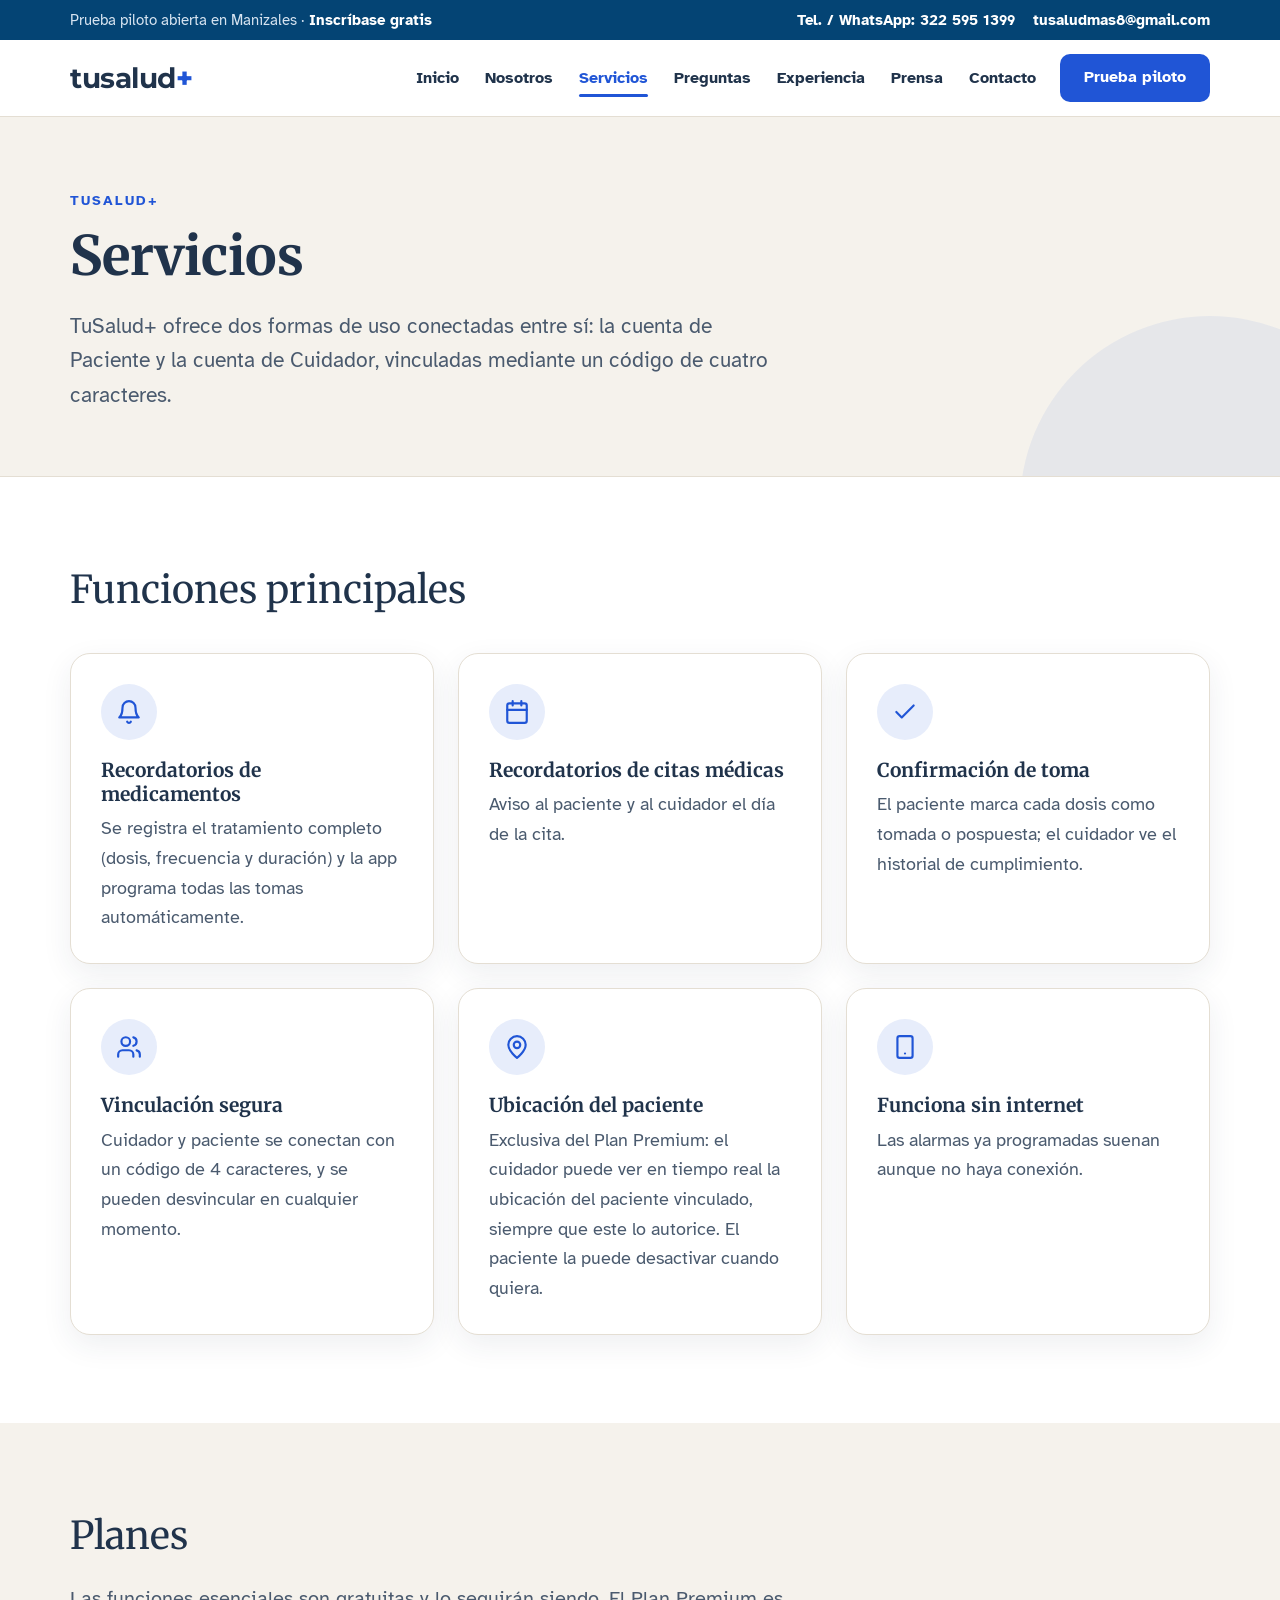
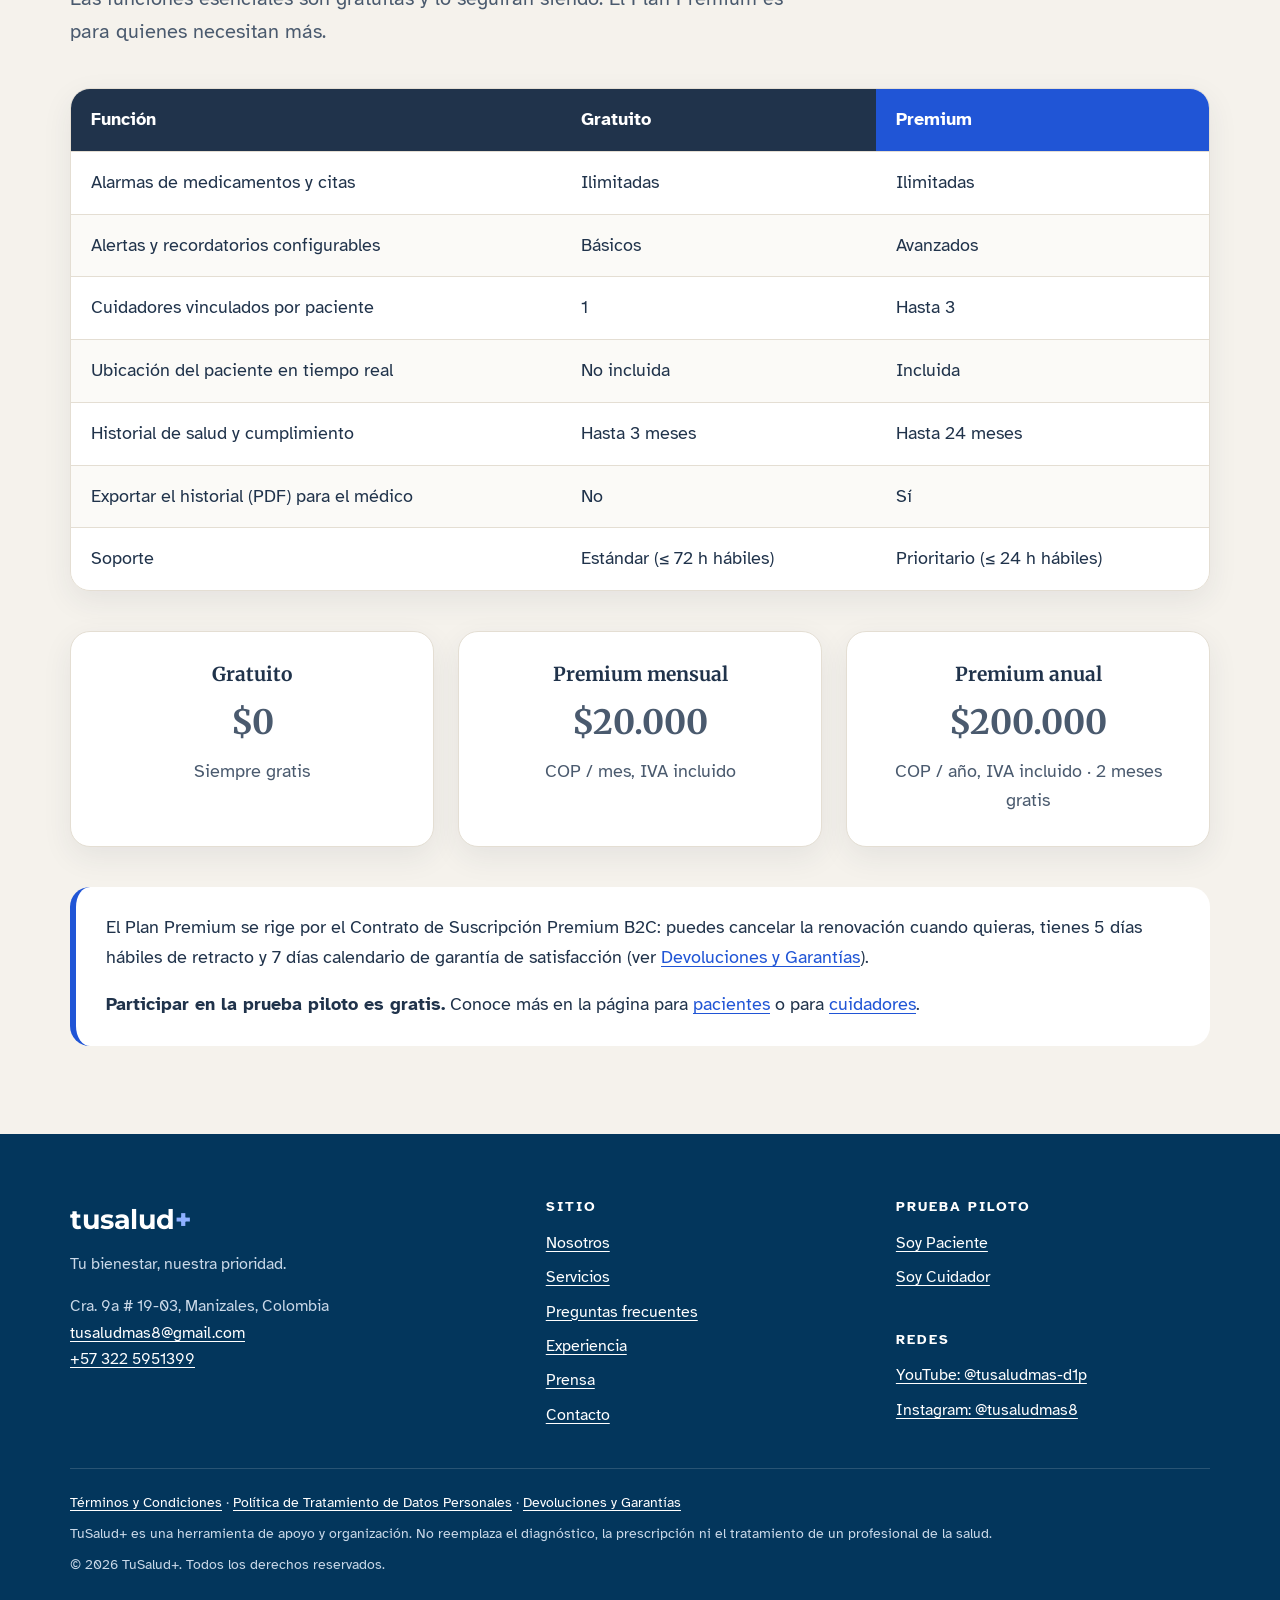
<file: servicios.html>
<!DOCTYPE html>
<html lang="es">
<head>
  <meta charset="UTF-8">
  <meta name="viewport" content="width=device-width, initial-scale=1">
  <title>Servicios | TuSalud+</title>
  <meta name="description" content="Funciones y planes de la aplicación TuSalud+ para pacientes y cuidadores.">
  <link rel="preconnect" href="https://fonts.googleapis.com">
  <link rel="preconnect" href="https://fonts.gstatic.com" crossorigin>
  <link href="https://fonts.googleapis.com/css2?family=Atkinson+Hyperlegible:ital,wght@0,400;0,700;1,400&family=Merriweather:wght@400;700&family=Montserrat:wght@700;800&display=swap" rel="stylesheet">
  <link rel="stylesheet" href="assets/css/estilos.css">
</head>
<body>
  <a class="saltar" href="#contenido">Saltar al contenido</a>

  <div class="barra-superior">
    <div class="contenedor">
      <span class="aviso-piloto">Prueba piloto abierta en Manizales · <a href="index.html#prueba-piloto">Inscríbase gratis</a></span>
      <span class="datos">
        <a href="tel:+573225951399">Tel. / WhatsApp: 322 595 1399</a>
        <a class="correo" href="mailto:tusaludmas8@gmail.com">tusaludmas8@gmail.com</a>
      </span>
    </div>
  </div>

  <header class="encabezado">
    <div class="contenedor">
      <a class="marca" href="index.html">tusalud<span>+</span></a>
      <button class="menu-boton" aria-controls="menu" aria-expanded="false">Menú</button>
      <nav id="menu" class="menu" aria-label="Principal">
        <a href="index.html">Inicio</a>
        <a href="nosotros.html">Nosotros</a>
        <a href="servicios.html" aria-current="page">Servicios</a>
        <a href="preguntas.html">Preguntas</a>
        <a href="experiencia.html">Experiencia</a>
        <a href="prensa.html">Prensa</a>
        <a href="contacto.html">Contacto</a>
        <a class="boton boton-azul" href="index.html#prueba-piloto">Prueba piloto</a>
      </nav>
    </div>
  </header>

  <main id="contenido">
    <section class="cabecera-pagina">
      <div class="contenedor">
        <h1>Servicios</h1>
        <p>TuSalud+ ofrece dos formas de uso conectadas entre sí: la cuenta de Paciente y la cuenta de Cuidador, vinculadas mediante un código de cuatro caracteres.</p>
      </div>
    </section>

    <section class="seccion">
      <div class="contenedor">
        <h2>Funciones principales</h2>
        <div class="rejilla rejilla-3 espacio-arriba">
          <div class="tarjeta">
            <div class="icono"><svg viewBox="0 0 24 24" fill="none" stroke="currentColor" stroke-width="2" stroke-linecap="round" stroke-linejoin="round" aria-hidden="true"><path d="M6 8a6 6 0 0 1 12 0c0 7 3 9 3 9H3s3-2 3-9"/><path d="M10.3 21a1.94 1.94 0 0 0 3.4 0"/></svg></div>
            <h3>Recordatorios de medicamentos</h3>
            <p>Se registra el tratamiento completo (dosis, frecuencia y duración) y la app programa todas las tomas automáticamente.</p>
          </div>
          <div class="tarjeta">
            <div class="icono"><svg viewBox="0 0 24 24" fill="none" stroke="currentColor" stroke-width="2" stroke-linecap="round" stroke-linejoin="round" aria-hidden="true"><rect x="3" y="4" width="18" height="18" rx="2"/><path d="M16 2v4M8 2v4M3 10h18"/></svg></div>
            <h3>Recordatorios de citas médicas</h3>
            <p>Aviso al paciente y al cuidador el día de la cita.</p>
          </div>
          <div class="tarjeta">
            <div class="icono"><svg viewBox="0 0 24 24" fill="none" stroke="currentColor" stroke-width="2" stroke-linecap="round" stroke-linejoin="round" aria-hidden="true"><path d="M20 6 9 17l-5-5"/></svg></div>
            <h3>Confirmación de toma</h3>
            <p>El paciente marca cada dosis como tomada o pospuesta; el cuidador ve el historial de cumplimiento.</p>
          </div>
          <div class="tarjeta">
            <div class="icono"><svg viewBox="0 0 24 24" fill="none" stroke="currentColor" stroke-width="2" stroke-linecap="round" stroke-linejoin="round" aria-hidden="true"><path d="M16 21v-2a4 4 0 0 0-4-4H6a4 4 0 0 0-4 4v2"/><circle cx="9" cy="7" r="4"/><path d="M22 21v-2a4 4 0 0 0-3-3.87M16 3.13a4 4 0 0 1 0 7.75"/></svg></div>
            <h3>Vinculación segura</h3>
            <p>Cuidador y paciente se conectan con un código de 4 caracteres, y se pueden desvincular en cualquier momento.</p>
          </div>
          <div class="tarjeta">
            <div class="icono"><svg viewBox="0 0 24 24" fill="none" stroke="currentColor" stroke-width="2" stroke-linecap="round" stroke-linejoin="round" aria-hidden="true"><path d="M20 10c0 6-8 12-8 12s-8-6-8-12a8 8 0 0 1 16 0Z"/><circle cx="12" cy="10" r="3"/></svg></div>
            <h3>Ubicación del paciente</h3>
            <p>Exclusiva del Plan Premium: el cuidador puede ver en tiempo real la ubicación del paciente vinculado, siempre que este lo autorice. El paciente la puede desactivar cuando quiera.</p>
          </div>
          <div class="tarjeta">
            <div class="icono"><svg viewBox="0 0 24 24" fill="none" stroke="currentColor" stroke-width="2" stroke-linecap="round" stroke-linejoin="round" aria-hidden="true"><rect x="5" y="2" width="14" height="20" rx="2"/><path d="M12 18h.01"/></svg></div>
            <h3>Funciona sin internet</h3>
            <p>Las alarmas ya programadas suenan aunque no haya conexión.</p>
          </div>
        </div>
      </div>
    </section>

    <section class="seccion seccion-alt">
      <div class="contenedor">
        <h2>Planes</h2>
        <p class="intro">Las funciones esenciales son gratuitas y lo seguirán siendo. El Plan Premium es para quienes necesitan más.</p>
        <div class="tabla-envoltura espacio-arriba">
          <table>
            <thead><tr><th>Función</th><th>Gratuito</th><th>Premium</th></tr></thead>
            <tbody>
              <tr><td>Alarmas de medicamentos y citas</td><td>Ilimitadas</td><td>Ilimitadas</td></tr>
              <tr><td>Alertas y recordatorios configurables</td><td>Básicos</td><td>Avanzados</td></tr>
              <tr><td>Cuidadores vinculados por paciente</td><td>1</td><td>Hasta 3</td></tr>
              <tr><td>Ubicación del paciente en tiempo real</td><td>No incluida</td><td>Incluida</td></tr>
              <tr><td>Historial de salud y cumplimiento</td><td>Hasta 3 meses</td><td>Hasta 24 meses</td></tr>
              <tr><td>Exportar el historial (PDF) para el médico</td><td>No</td><td>Sí</td></tr>
              <tr><td>Soporte</td><td>Estándar (≤ 72 h hábiles)</td><td>Prioritario (≤ 24 h hábiles)</td></tr>
            </tbody>
          </table>
        </div>
        <div class="rejilla rejilla-3 espacio-arriba">
          <div class="tarjeta centrado">
            <h3>Gratuito</h3>
            <p class="precio">$0</p>
            <p>Siempre gratis</p>
          </div>
          <div class="tarjeta centrado">
            <h3>Premium mensual</h3>
            <p class="precio">$20.000</p>
            <p>COP / mes, IVA incluido</p>
          </div>
          <div class="tarjeta centrado">
            <h3>Premium anual</h3>
            <p class="precio">$200.000</p>
            <p>COP / año, IVA incluido · 2 meses gratis</p>
          </div>
        </div>
        <div class="destacado espacio-arriba">
          <p>El Plan Premium se rige por el Contrato de Suscripción Premium B2C: puedes cancelar la renovación cuando quieras, tienes 5 días hábiles de retracto y 7 días calendario de garantía de satisfacción (ver <a href="politicas.html#devoluciones">Devoluciones y Garantías</a>).</p>
          <p><strong>Participar en la prueba piloto es gratis.</strong> Conoce más en la página para <a href="paciente/index.html">pacientes</a> o para <a href="cuidador/index.html">cuidadores</a>.</p>
        </div>
      </div>
    </section>
  </main>

  <footer class="pie">
    <div class="contenedor">
      <div class="pie-grid">
        <div>
          <a class="marca" href="index.html">tusalud<span>+</span></a>
          <p>Tu bienestar, nuestra prioridad.</p>
          <p>Cra. 9a # 19-03, Manizales, Colombia<br><a href="mailto:tusaludmas8@gmail.com">tusaludmas8@gmail.com</a><br><a href="tel:+573225951399">+57 322 5951399</a></p>
        </div>
        <div>
          <h4>Sitio</h4>
          <ul>
            <li><a href="nosotros.html">Nosotros</a></li>
            <li><a href="servicios.html">Servicios</a></li>
            <li><a href="preguntas.html">Preguntas frecuentes</a></li>
            <li><a href="experiencia.html">Experiencia</a></li>
            <li><a href="prensa.html">Prensa</a></li>
            <li><a href="contacto.html">Contacto</a></li>
          </ul>
        </div>
        <div>
          <h4>Prueba piloto</h4>
          <ul>
            <li><a href="paciente/index.html">Soy Paciente</a></li>
            <li><a href="cuidador/index.html">Soy Cuidador</a></li>
          </ul>
          <h4 class="espacio-arriba">Redes</h4>
          <ul>
            <li><a href="https://youtube.com/@tusaludmas-d1p" target="_blank" rel="noopener">YouTube: @tusaludmas-d1p</a></li>
            <li><a href="https://www.instagram.com/tusaludmas8" target="_blank" rel="noopener">Instagram: @tusaludmas8</a></li>
          </ul>
        </div>
      </div>
      <div class="pie-legal">
        <p><a href="politicas.html#terminos">Términos y Condiciones</a> · <a href="politicas.html#datos">Política de Tratamiento de Datos Personales</a> · <a href="politicas.html#devoluciones">Devoluciones y Garantías</a></p>
        <p>TuSalud+ es una herramienta de apoyo y organización. No reemplaza el diagnóstico, la prescripción ni el tratamiento de un profesional de la salud.</p>
        <p>© <span data-anio>2026</span> TuSalud+. Todos los derechos reservados.</p>
      </div>
    </div>
  </footer>

  <script src="assets/js/main.js"></script>
</body>
</html>
</file>
<file: assets/css/estilos.css>
/* =========================================================
   TuSalud+ · Hoja de estilos compartida
   Paleta:
     Azul oscuro institucional #044474 (franjas, pie de página)
     Azul rey      #2055D6  (acción principal, enlaces, acentos)
     Blanco cálido #F5F2EC  (superficies y fondos)
     Azul pizarra  #20334B  (tipografía y elementos secundarios)
   Tipografía:
     Títulos: Merriweather (serifa diseñada para pantalla)
     Texto:   Atkinson Hyperlegible (diseñada para baja visión)
   ========================================================= */

:root {
  --azul-oscuro: #044474;
  --azul-noche: #03365c;
  --azul-rey: #2055d6;
  --azul-rey-hover: #1a46b3;
  --azul-rey-suave: #e7edfb;
  --crema: #f5f2ec;
  --crema-borde: #e4ded3;
  --pizarra: #20334b;
  --texto-suave: #4a5a6e;
  --verde: #1e7a4f;
  --verde-suave: #e3f2ea;
  --ambar: #8a5a00;
  --ambar-suave: #fdf3dc;
  --blanco: #ffffff;
  --radio: 20px;
  --radio-grande: 32px;
  --sombra: 0 10px 30px rgba(32, 51, 75, 0.08);
  --sombra-fuerte: 0 24px 60px rgba(32, 51, 75, 0.18);
  --ancho: 1180px;
  --fuente-titulos: "Merriweather", Georgia, serif;
  --fuente-texto: "Atkinson Hyperlegible", system-ui, sans-serif;
}

*, *::before, *::after { box-sizing: border-box; }

html { scroll-behavior: smooth; }

body {
  margin: 0;
  font-family: var(--fuente-texto);
  font-size: 1.125rem;
  line-height: 1.65;
  color: var(--pizarra);
  background: var(--blanco);
  -webkit-font-smoothing: antialiased;
}

/* Landing de pacientes: letra más grande para adultos mayores */
body.lectura-grande { font-size: 1.3rem; }

img, video { max-width: 100%; height: auto; display: block; }

a { color: var(--azul-rey); text-underline-offset: 3px; }
a:hover { color: var(--azul-rey-hover); }

h1, h2, h3, h4 {
  font-family: var(--fuente-titulos);
  line-height: 1.25;
  color: var(--pizarra);
  margin: 0 0 0.6em;
}
h1 { font-size: clamp(2.1rem, 4.6vw, 3.4rem); font-weight: 700; letter-spacing: -0.01em; }
h2 { font-size: clamp(1.7rem, 3.2vw, 2.4rem); font-weight: 400; }
h3 { font-size: 1.2rem; font-weight: 700; }
h4 { font-size: 1rem; font-weight: 700; }
p { margin: 0 0 1em; }
strong { font-weight: 700; }

.contenedor {
  width: 100%;
  max-width: var(--ancho);
  margin: 0 auto;
  padding: 0 20px;
}

.saltar {
  position: absolute; left: -999px; top: 0;
  background: #fff; padding: 8px 14px; z-index: 100;
}
.saltar:focus { left: 10px; top: 10px; }

:focus-visible { outline: 3px solid #f2b705; outline-offset: 3px; }

/* ---------- Barra superior ---------- */
.barra-superior { background: var(--azul-oscuro); color: #d6e3f0; font-size: .92rem; }
.barra-superior .contenedor {
  display: flex; justify-content: space-between; align-items: center; gap: 12px;
  min-height: 40px; flex-wrap: wrap;
}
.barra-superior a { color: #fff; text-decoration: none; font-weight: 700; }
.barra-superior a:hover { text-decoration: underline; color: #fff; }
.barra-superior .datos { display: flex; gap: 18px; flex-wrap: wrap; }
@media (max-width: 640px) {
  .barra-superior .aviso-piloto { display: none; }
  .barra-superior .contenedor { justify-content: center; }
  .barra-superior .correo { display: none; }
}

/* ---------- Encabezado ---------- */
.encabezado {
  background: var(--blanco);
  position: sticky; top: 0; z-index: 50;
  border-bottom: 1px solid var(--crema-borde);
}
.encabezado .contenedor {
  display: flex; align-items: center; justify-content: space-between;
  gap: 16px; min-height: 76px;
}
.marca {
  font-family: "Montserrat", var(--fuente-texto);
  font-weight: 700; font-size: 1.75rem; letter-spacing: -0.5px;
  color: var(--pizarra); text-decoration: none; white-space: nowrap;
}
.marca:hover { color: var(--pizarra); }
.marca span { color: var(--azul-rey); font-weight: 800; }

.menu { display: flex; align-items: center; gap: 2px; }
.menu a {
  color: var(--pizarra); text-decoration: none; font-weight: 700; font-size: 1rem;
  padding: 10px 12px; border-radius: 10px; position: relative;
}
.menu a:not(.boton):hover { color: var(--azul-rey); background: var(--azul-rey-suave); }
.menu a[aria-current="page"] { color: var(--azul-rey); }
.menu a[aria-current="page"]::after {
  content: ""; position: absolute; left: 12px; right: 12px; bottom: 4px;
  height: 3px; border-radius: 3px; background: var(--azul-rey);
}
.menu a.boton { margin-left: 10px; padding: 12px 22px; }

.menu-boton {
  display: none; background: var(--blanco); border: 2px solid var(--pizarra);
  color: var(--pizarra); border-radius: 999px; padding: 8px 18px; font: inherit; font-weight: 700; cursor: pointer;
}

@media (max-width: 1020px) {
  .menu-boton { display: block; }
  .menu {
    display: none; position: absolute; left: 0; right: 0; top: 100%;
    background: var(--blanco); flex-direction: column; align-items: stretch;
    padding: 10px 20px 22px; gap: 2px; border-bottom: 1px solid var(--crema-borde);
    box-shadow: var(--sombra);
  }
  .menu.abierto { display: flex; }
  .menu a { padding: 14px 12px; }
  .menu a[aria-current="page"]::after { display: none; }
  .menu a.boton { margin: 10px 0 0; text-align: center; }
}

/* ---------- Botones ---------- */
.boton {
  display: inline-flex; align-items: center; justify-content: center; gap: 8px;
  font-family: var(--fuente-texto); font-weight: 700; font-size: 1.05rem; line-height: 1.2;
  padding: 15px 28px; border-radius: 999px; text-decoration: none; text-align: center;
  border: 2px solid transparent; cursor: pointer;
  transition: background .15s, color .15s, border-color .15s, transform .15s;
}
.boton:hover { transform: translateY(-1px); }
.boton-azul { background: var(--azul-rey); color: #fff; }
.boton-azul:hover { background: var(--azul-rey-hover); color: #fff; }
.boton-borde-azul { border-color: var(--azul-rey); color: var(--azul-rey); background: transparent; }
.boton-borde-azul:hover { background: var(--azul-rey-suave); color: var(--azul-rey-hover); }
/* Para fondos oscuros */
.boton-primario { background: #fff; color: var(--azul-oscuro); }
.boton-primario:hover { background: var(--crema); color: var(--azul-oscuro); }
.boton-borde { border-color: #fff; color: #fff; background: transparent; }
.boton-borde:hover { background: rgba(255,255,255,.12); color: #fff; }
.lectura-grande .boton { font-size: 1.2rem; padding: 18px 32px; }

/* ---------- Etiquetas (antetítulos) ---------- */
.etiqueta {
  display: inline-block; color: var(--azul-rey);
  font-weight: 700; font-size: .88rem; letter-spacing: .14em; text-transform: uppercase;
  margin-bottom: 14px;
}
.etiqueta-azul { color: var(--azul-rey); }
.seccion-azul .etiqueta { color: #a9c0f7; }

/* ---------- Hero ---------- */
.hero {
  background: var(--crema); color: var(--pizarra);
  padding: 64px 0 80px; position: relative; overflow: hidden;
}
.hero::before {
  content: ""; position: absolute; width: 560px; height: 560px; border-radius: 50%;
  right: -160px; top: -200px; background: var(--azul-rey); opacity: .06; pointer-events: none;
}
.hero h1 { color: var(--pizarra); }
.hero p { color: var(--texto-suave); font-size: 1.15em; max-width: 600px; }
.hero p strong { color: var(--pizarra); }
.hero p a { font-weight: 700; }
.hero .botones { margin: 30px 0 16px; }
.hero .nota { font-size: .95rem; color: var(--texto-suave); }
.hero-grid { display: grid; grid-template-columns: 1.05fr 1fr; gap: 56px; align-items: center; position: relative; }
@media (max-width: 900px) { .hero-grid { grid-template-columns: 1fr; gap: 40px; } }

/* Video / foto del hero */
.hero-media { position: relative; padding: 0 0 28px 28px; }
.hero-media::before {
  content: ""; position: absolute; left: 0; bottom: 0; width: 70%; height: 70%;
  border-radius: var(--radio-grande); background: var(--azul-rey);
}
.hero-video, .hero-foto {
  position: relative; width: 100%; border-radius: var(--radio-grande);
  object-fit: cover; box-shadow: var(--sombra-fuerte); background: var(--pizarra);
}
.hero-video { aspect-ratio: 4 / 3.4; object-position: 42% center; }
.hero-foto { aspect-ratio: 4 / 4.4; object-position: center 30%; }

.aviso-flotante {
  position: absolute; right: -10px; bottom: 56px;
  display: flex; gap: 12px; align-items: center;
  background: #fff; border-radius: 18px; padding: 14px 18px; max-width: 290px;
  box-shadow: var(--sombra-fuerte); font-size: .95rem; line-height: 1.35;
}
.aviso-flotante .punto {
  width: 42px; height: 42px; border-radius: 50%; flex-shrink: 0;
  background: var(--verde-suave); color: var(--verde); display: grid; place-items: center;
}
.aviso-flotante .punto svg { width: 22px; height: 22px; }
.aviso-flotante strong { display: block; color: var(--pizarra); }
.aviso-flotante span { color: var(--texto-suave); }
@media (max-width: 900px) { .aviso-flotante { right: 10px; bottom: 44px; } }
@media (max-width: 480px) { .aviso-flotante { position: relative; right: auto; bottom: auto; margin: -36px 12px 0 auto; } }

/* ---------- Secciones ---------- */
.seccion { padding: 88px 0; }
.seccion-alt { background: var(--crema); }
.seccion-azul { background: var(--azul-oscuro); color: #fff; }
.seccion-azul h2, .seccion-azul h3 { color: #fff; }
.seccion-azul p { color: #d6e3f0; }
.seccion-azul .intro { color: #d6e3f0; }
.intro { max-width: 720px; color: var(--texto-suave); font-size: 1.12em; }
.centrado { text-align: center; }
.centrado .intro { margin-left: auto; margin-right: auto; }
@media (max-width: 640px) { .seccion { padding: 64px 0; } }

.cabecera-pagina {
  background: var(--crema); padding: 72px 0 64px; position: relative; overflow: hidden;
  border-bottom: 1px solid var(--crema-borde);
}
.cabecera-pagina::after {
  content: ""; position: absolute; width: 380px; height: 380px; border-radius: 50%;
  right: -120px; bottom: -220px; background: var(--azul-rey); opacity: .07;
}
.cabecera-pagina::before {
  content: "TuSalud+"; display: block; color: var(--azul-rey);
  font-weight: 700; font-size: .88rem; letter-spacing: .14em; text-transform: uppercase;
  max-width: var(--ancho); margin: 0 auto 10px; padding: 0 20px;
}
.cabecera-pagina h1 { margin-bottom: .35em; }
.cabecera-pagina p { color: var(--texto-suave); margin: 0; max-width: 700px; font-size: 1.15em; }

/* ---------- Rejillas y tarjetas ---------- */
.rejilla { display: grid; gap: 24px; }
.rejilla-2 { grid-template-columns: repeat(2, 1fr); }
.rejilla-3 { grid-template-columns: repeat(3, 1fr); }
@media (max-width: 900px) { .rejilla-2, .rejilla-3 { grid-template-columns: 1fr; } }

.tarjeta {
  background: #fff; border: 1px solid var(--crema-borde); border-radius: var(--radio);
  padding: 30px; box-shadow: var(--sombra);
}
.tarjeta h3 { margin-bottom: .45em; }
.tarjeta p { color: var(--texto-suave); }
.tarjeta p:last-child { margin-bottom: 0; }
.tarjeta .icono {
  width: 56px; height: 56px; border-radius: 50%; background: var(--azul-rey-suave);
  color: var(--azul-rey); display: grid; place-items: center; margin-bottom: 18px;
}
.tarjeta .icono svg { width: 26px; height: 26px; }
.seccion-alt .tarjeta .icono { background: #fff; box-shadow: inset 0 0 0 1px var(--crema-borde); }

/* Selector de perfil con foto circular */
.perfil {
  display: grid; grid-template-columns: auto 1fr; gap: 28px; align-items: center;
  text-decoration: none; color: inherit;
  background: #fff; border: 1px solid var(--crema-borde); border-radius: var(--radio-grande);
  padding: 30px; box-shadow: var(--sombra);
  transition: transform .15s, box-shadow .15s, border-color .15s;
}
.perfil:hover { color: inherit; border-color: var(--azul-rey); transform: translateY(-3px); box-shadow: var(--sombra-fuerte); }
.perfil h3 { font-size: 1.5rem; }
.perfil p { color: var(--texto-suave); }
.perfil .ir { font-weight: 700; color: var(--azul-rey); }
.perfil-foto {
  width: 150px; height: 150px; border-radius: 50%; object-fit: cover;
  border: 6px solid var(--crema); box-shadow: 0 0 0 2px var(--azul-rey);
}
.perfil.sin-foto { display: block; }
@media (max-width: 560px) {
  .perfil { grid-template-columns: 1fr; text-align: center; }
  .perfil-foto { margin: 0 auto; }
}

/* Pasos numerados */
.pasos { counter-reset: paso; }
.paso { position: relative; padding-top: 74px; }
.paso::before {
  counter-increment: paso; content: counter(paso);
  position: absolute; top: 26px; left: 30px;
  width: 46px; height: 46px; border-radius: 50%;
  background: var(--azul-rey); color: #fff; display: grid; place-items: center;
  font-family: var(--fuente-titulos); font-weight: 700; font-size: 1.15rem;
}

/* Lista con chulos */
.lista-chulo { list-style: none; padding: 0; margin: 0; }
.lista-chulo li { position: relative; padding-left: 38px; margin-bottom: 14px; }
.lista-chulo li::before {
  content: ""; position: absolute; left: 0; top: .2em; width: 26px; height: 26px;
  border-radius: 50%; background-color: var(--azul-rey-suave);
  background-image: url("data:image/svg+xml,%3Csvg xmlns='http://www.w3.org/2000/svg' viewBox='0 0 24 24' fill='none' stroke='%232055d6' stroke-width='3' stroke-linecap='round' stroke-linejoin='round'%3E%3Cpath d='M6 12l4 4 8-8'/%3E%3C/svg%3E");
  background-size: 15px; background-repeat: no-repeat; background-position: center;
}

/* Caja destacada */
.destacado {
  background: var(--crema); border-left: 6px solid var(--azul-rey);
  border-radius: var(--radio); padding: 26px 30px;
}
.seccion-alt .destacado { background: #fff; }
.destacado p:last-child { margin-bottom: 0; }

.advertencia {
  background: var(--ambar-suave); border-left: 6px solid #d99a00;
  border-radius: var(--radio); padding: 22px 26px; color: #4a3600;
}
.advertencia strong { color: var(--ambar); display: block; margin-bottom: 4px; letter-spacing: .08em; }

.proximamente {
  display: inline-block; background: var(--ambar-suave); color: var(--ambar);
  font-weight: 700; font-size: .8rem; padding: 2px 10px; border-radius: 999px; vertical-align: middle;
}

/* ---------- Celulares con capturas de la app ---------- */
.fila-celulares { display: flex; justify-content: center; gap: 28px; flex-wrap: wrap; margin-top: 48px; }
.celular-bloque { text-align: center; width: 250px; }
.celular-bloque p { color: var(--texto-suave); font-size: .98rem; margin-top: 18px; }
.celular-bloque h3 { margin: 18px 0 4px; font-size: 1.1rem; }
.celular {
  width: 100%; aspect-ratio: 9 / 19; margin: 0 auto;
  background: #141b26; border-radius: 40px; padding: 10px;
  box-shadow: var(--sombra-fuerte), inset 0 0 0 2px #2c3747;
}
.pantalla {
  position: relative; height: 100%; border-radius: 31px; overflow: hidden;
  background: #fff; text-align: left; font-size: 14px; line-height: 1.35;
}
.captura { position: absolute; inset: 0; width: 100%; height: 100%; object-fit: cover; object-position: top; }

/* ---------- Tablas ---------- */
.tabla-envoltura { overflow-x: auto; border-radius: var(--radio); border: 1px solid var(--crema-borde); box-shadow: var(--sombra); }
table { width: 100%; border-collapse: collapse; background: #fff; min-width: 520px; }
th, td { padding: 16px 20px; text-align: left; border-bottom: 1px solid var(--crema-borde); }
thead th { background: var(--pizarra); color: #fff; font-family: var(--fuente-texto); font-weight: 700; }
thead th:last-child { background: var(--azul-rey); }
tbody tr:nth-child(even) { background: #fbfaf7; }
tbody tr:last-child td { border-bottom: 0; }

/* ---------- Preguntas frecuentes ---------- */
.faq details {
  background: #fff; border: 1px solid var(--crema-borde); border-radius: 16px;
  margin-bottom: 12px; padding: 0 24px;
}
.faq details[open] { border-color: var(--azul-rey); }
.faq summary {
  cursor: pointer; font-weight: 700; padding: 20px 0; list-style: none;
  display: flex; justify-content: space-between; gap: 16px; color: var(--pizarra);
}
.faq summary::-webkit-details-marker { display: none; }
.faq summary::after {
  content: "+"; flex-shrink: 0; width: 30px; height: 30px; border-radius: 50%;
  background: var(--azul-rey-suave); color: var(--azul-rey);
  display: grid; place-items: center; font-size: 1.3rem; line-height: 1;
}
.faq details[open] summary::after { content: "−"; background: var(--azul-rey); color: #fff; }
.faq details p { padding-bottom: 20px; margin: 0; color: var(--texto-suave); }

/* ---------- Formularios ---------- */
.formulario {
  background: #fff; border-radius: var(--radio-grande); padding: 36px;
  box-shadow: var(--sombra-fuerte); border-top: 8px solid var(--azul-rey); color: var(--pizarra);
}
.campo { margin-bottom: 20px; }
.campo label, .campo legend { display: block; font-weight: 700; margin-bottom: 8px; color: var(--pizarra); }
.campo .ayuda { font-weight: 400; color: var(--texto-suave); font-size: .9em; }
.campo input[type="text"], .campo input[type="email"], .campo input[type="tel"],
.campo select, .campo textarea {
  width: 100%; font: inherit; padding: 13px 16px; border-radius: 12px;
  border: 2px solid var(--crema-borde); background: #fdfcfa; color: var(--pizarra);
}
.campo input:focus, .campo select:focus, .campo textarea:focus { border-color: var(--azul-rey); outline: none; background: #fff; }
.campo textarea { min-height: 110px; resize: vertical; }
.campo fieldset { border: 0; padding: 0; margin: 0; }
.opciones { display: flex; flex-wrap: wrap; gap: 10px; }
.opciones label {
  display: flex; align-items: center; gap: 8px; font-weight: 700; color: var(--pizarra);
  border: 2px solid var(--crema-borde); border-radius: 999px; padding: 10px 18px; cursor: pointer; margin: 0;
}
.opciones input { width: 20px; height: 20px; accent-color: var(--azul-rey); }
.opciones label:has(input:checked) { border-color: var(--azul-rey); background: var(--azul-rey-suave); }
.dos-col { display: grid; grid-template-columns: 1fr 1fr; gap: 0 18px; }
@media (max-width: 640px) { .dos-col { grid-template-columns: 1fr; } .formulario { padding: 26px 20px; } }
.autorizacion { display: flex; gap: 12px; align-items: flex-start; font-size: .95em; color: var(--texto-suave); }
.autorizacion input { width: 22px; height: 22px; margin-top: 3px; flex-shrink: 0; accent-color: var(--azul-rey); }
.formulario .boton { width: 100%; margin-top: 12px; }
.legal { font-size: .88em; color: var(--texto-suave); margin-top: 12px; text-align: center; }
.mensaje-ok { text-align: center; padding: 20px 0; }
.mensaje-ok h3 { color: var(--verde); font-size: 1.5rem; }
.mensaje-error { color: #b42318; font-weight: 700; margin-top: 10px; }
.oculto { display: none !important; }

/* ---------- Pie de página ---------- */
.pie { background: var(--azul-noche); color: #c9d8e8; padding: 64px 0 30px; font-size: 1rem; }
.pie a { color: #fff; }
.pie a:hover { color: #fff; }
.pie-grid { display: grid; grid-template-columns: 1.4fr 1fr 1fr; gap: 36px; margin-bottom: 32px; }
.pie h4 { color: #fff; font-family: var(--fuente-texto); font-size: .88rem; letter-spacing: .14em; text-transform: uppercase; margin-bottom: 1em; }
.pie ul { list-style: none; padding: 0; margin: 0; }
.pie li { margin-bottom: 8px; }
.pie .marca { color: #fff; font-size: 1.7rem; display: inline-block; margin-bottom: 8px; }
.pie .marca span { color: #8fb0ff; }
.pie-legal { border-top: 1px solid rgba(255,255,255,.15); padding-top: 22px; font-size: .9rem; }
.pie-legal p { margin-bottom: .5em; }
@media (max-width: 760px) { .pie-grid { grid-template-columns: 1fr; } }

/* ---------- Utilidades ---------- */
.espacio-arriba { margin-top: 40px; }
.dos-columnas { display: grid; grid-template-columns: 1fr 1fr; gap: 56px; align-items: start; }
.dos-columnas.centrar-v { align-items: center; }
@media (max-width: 900px) { .dos-columnas { grid-template-columns: 1fr; gap: 36px; } }
.botones { display: flex; flex-wrap: wrap; gap: 14px; margin-top: 26px; }
.centrado .botones { justify-content: center; }
.angosto { max-width: 840px; }
.precio { font-family: var(--fuente-titulos); font-weight: 700; font-size: 2.1rem; color: var(--azul-rey); margin-bottom: .2em; }
.muestra-color { height: 64px; border-radius: 12px; border: 1px solid var(--crema-borde); margin-bottom: 14px; }
.hero-logo { border-radius: var(--radio-grande); box-shadow: var(--sombra-fuerte); }
.seccion-azul .tarjeta h3 { color: var(--pizarra); }
.seccion-azul .tarjeta p { color: var(--texto-suave); }
.foto-redonda {
  width: 100%; max-width: 440px; aspect-ratio: 1; border-radius: 50%; object-fit: cover; margin: 0 auto;
  border: 10px solid #fff; box-shadow: var(--sombra-fuerte);
}

@media (prefers-reduced-motion: reduce) {
  html { scroll-behavior: auto; }
  .boton, .perfil { transition: none; }
}

/* Complementos de los avisos */
.aviso-flotante .punto.azul { background: var(--azul-rey-suave); color: var(--azul-rey); }
.color-azul-oscuro { background: #044474; }
.color-azul-rey { background: #2055d6; }
.color-crema { background: #f5f2ec; }
.color-pizarra { background: #20334b; }
.menu a.boton-azul, .menu a.boton-azul:hover { color: #fff; }
@media (max-width: 640px) { .hero::before, .cabecera-pagina::after { display: none; } }
</file>
